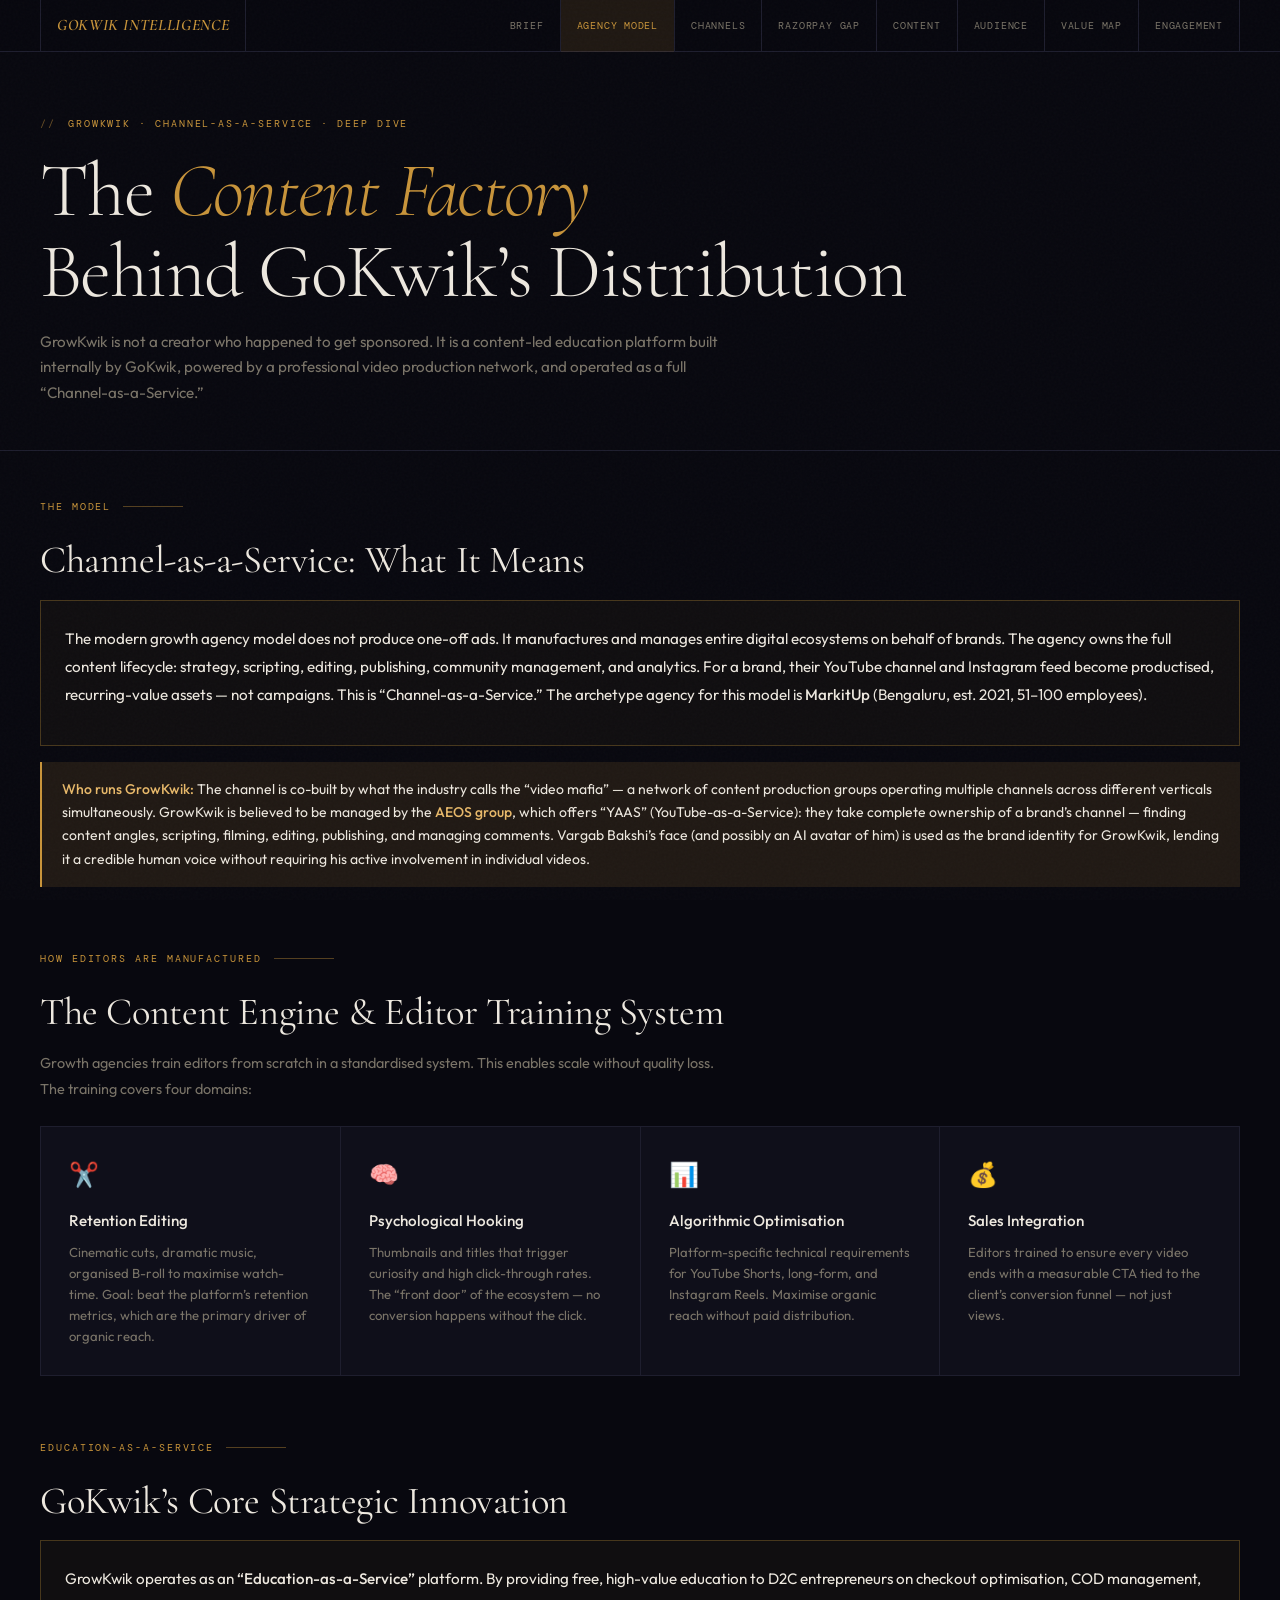
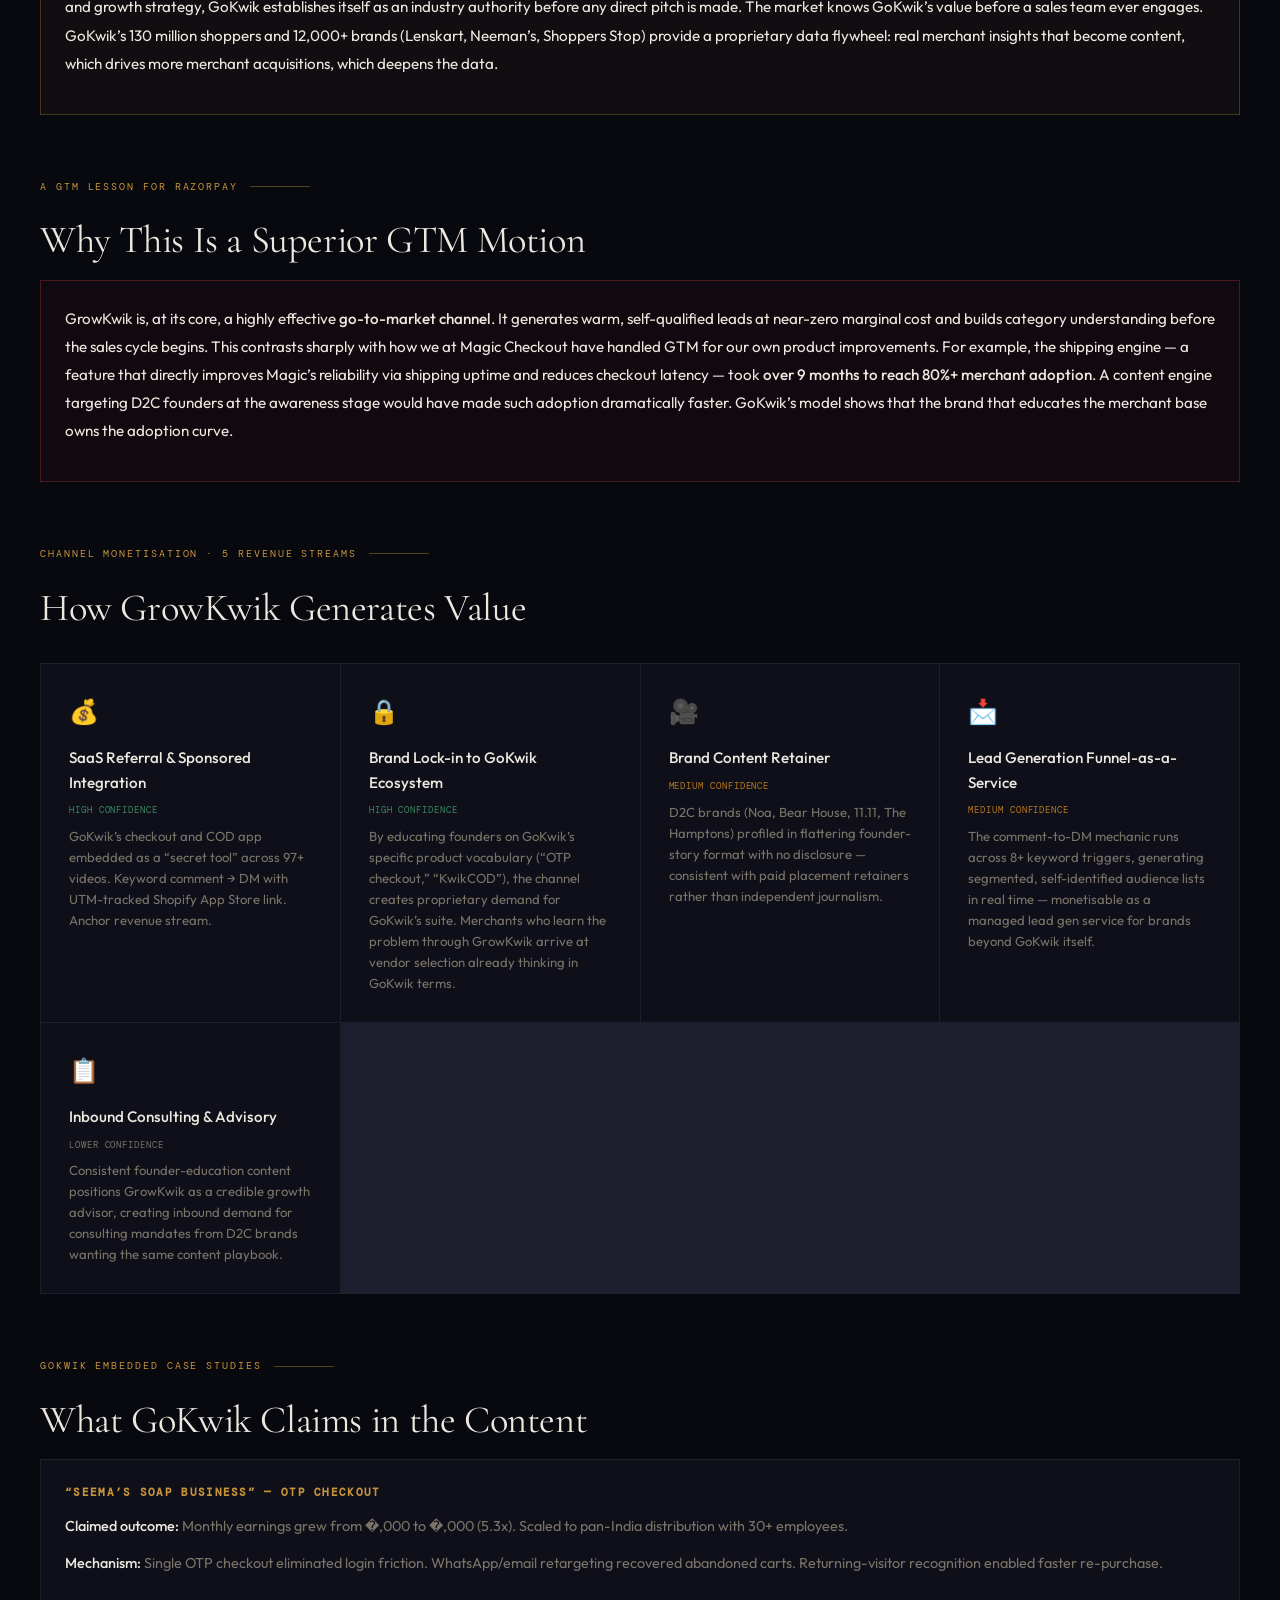
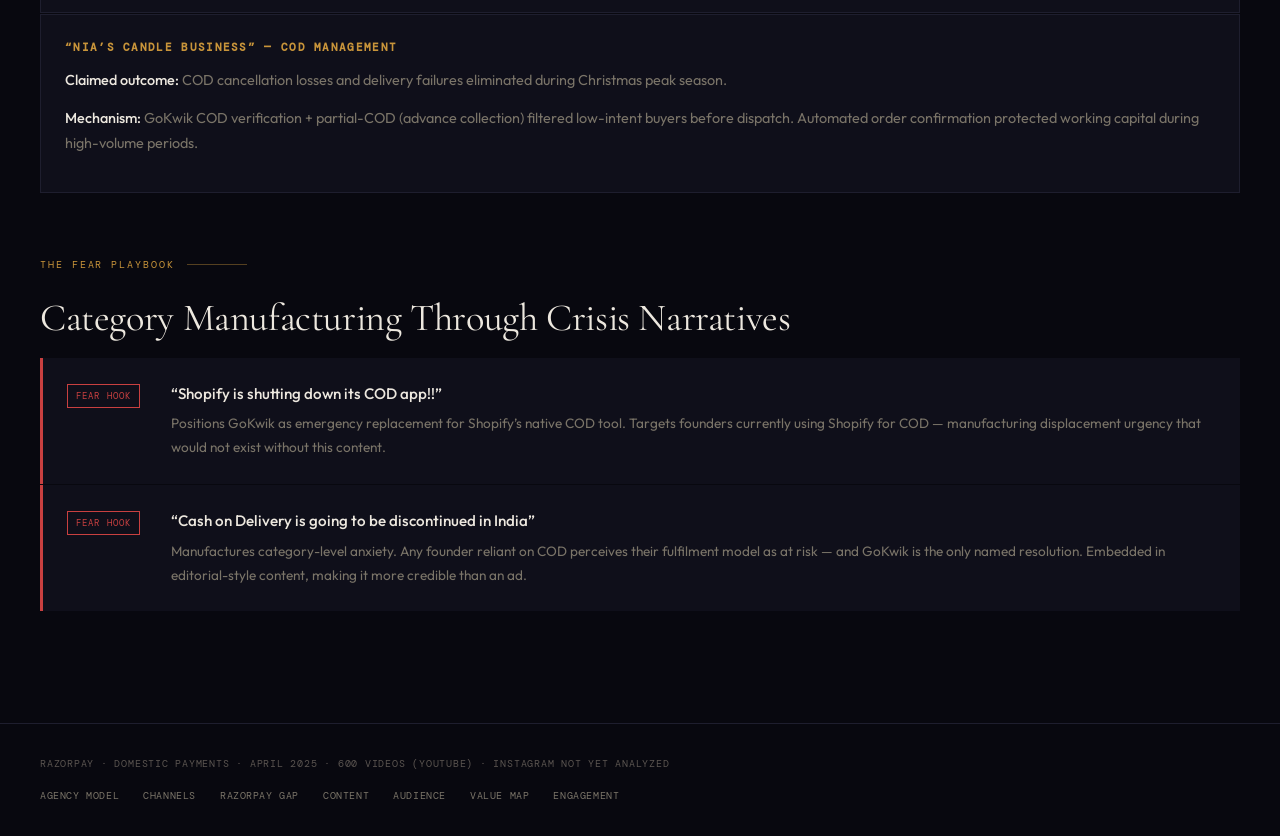
<file: docs/agency.html>
<!DOCTYPE html>
<html lang="en">
<head>
  <meta charset="UTF-8">
  <meta name="viewport" content="width=device-width, initial-scale=1.0">
  <title>Agency Model &mdash; GoKwik Intelligence</title>
  <link rel="preload" href="https://fonts.googleapis.com/css2?family=Cormorant+Garamond:ital,wght@0,300;0,400;0,600;0,700;1,300;1,400;1,600&family=DM+Mono:wght@300;400;500&family=Outfit:wght@300;400;500;600&display=swap" as="style" onload="this.onload=null;this.rel='stylesheet'">
  <link rel="stylesheet" href="assets/style.css">
  <script>document.addEventListener('DOMContentLoaded',function(){var a=document.querySelector('nav a.active');if(a)a.scrollIntoView({block:'nearest',inline:'center'});});</script>
</head>
<body>
<nav>
  <a class="nav-brand" href="index.html">GoKwik Intelligence</a>
  <a href="index.html">Brief</a>
  <a href="agency.html" class="active">Agency Model</a>
  <a href="channels.html">Channels</a>
  <a href="razorpay-gap.html">Razorpay Gap</a>
  <a href="content.html">Content</a>
  <a href="audience.html">Audience</a>
  <a href="value-map.html">Value Map</a>
  <a href="engagement.html">Engagement</a>
</nav>
<div class="page-hero">
  <div class="eyebrow">GrowKwik &middot; Channel-as-a-Service &middot; Deep Dive</div>
  <h1>The <em>Content Factory</em><br>Behind GoKwik&#x2019;s Distribution</h1>
  <p style="margin-top:1rem;max-width:680px;font-size:0.95rem;color:var(--muted);line-height:1.7;">
    GrowKwik is not a creator who happened to get sponsored. It is a content-led education platform built internally by GoKwik, powered by a professional video production network, and operated as a full &#x201C;Channel-as-a-Service.&#x201D;
  </p>
</div>
<div class="container">

  <div class="section">
    <div class="label">The Model</div>
    <h2>Channel-as-a-Service: What It Means</h2>
    <div class="card card-gold">
      <p style="font-size:0.95rem;color:var(--text);line-height:1.85;">
        The modern growth agency model does not produce one-off ads. It manufactures and manages entire digital ecosystems on behalf of brands. The agency owns the full content lifecycle: strategy, scripting, editing, publishing, community management, and analytics. For a brand, their YouTube channel and Instagram feed become productised, recurring-value assets &mdash; not campaigns. This is &#x201C;Channel-as-a-Service.&#x201D; The archetype agency for this model is <strong>MarkitUp</strong> (Bengaluru, est. 2021, 51&ndash;100 employees).
      </p>
    </div>

    <div class="callout" style="margin-top:1rem">
      <strong>Who runs GrowKwik:</strong> The channel is co-built by what the industry calls the &#x201C;video mafia&#x201D; &mdash; a network of content production groups operating multiple channels across different verticals simultaneously. GrowKwik is believed to be managed by the <strong>AEOS group</strong>, which offers &#x201C;YAAS&#x201D; (YouTube-as-a-Service): they take complete ownership of a brand&#x2019;s channel &mdash; finding content angles, scripting, filming, editing, publishing, and managing comments. Vargab Bakshi&#x2019;s face (and possibly an AI avatar of him) is used as the brand identity for GrowKwik, lending it a credible human voice without requiring his active involvement in individual videos.
    </div>
  </div>

  <div class="section">
    <div class="label">How Editors Are Manufactured</div>
    <h2>The Content Engine &amp; Editor Training System</h2>
    <p style="max-width:680px;margin-bottom:1.5rem;">Growth agencies train editors from scratch in a standardised system. This enables scale without quality loss. The training covers four domains:</p>
    <div class="bm-grid">
      <div class="bm-cell">
        <span class="bm-icon">&#x2702;&#xFE0F;</span>
        <div class="bm-title">Retention Editing</div>
        <div class="bm-desc">Cinematic cuts, dramatic music, organised B-roll to maximise watch-time. Goal: beat the platform&#x2019;s retention metrics, which are the primary driver of organic reach.</div>
      </div>
      <div class="bm-cell">
        <span class="bm-icon">&#x1F9E0;</span>
        <div class="bm-title">Psychological Hooking</div>
        <div class="bm-desc">Thumbnails and titles that trigger curiosity and high click-through rates. The &#x201C;front door&#x201D; of the ecosystem &mdash; no conversion happens without the click.</div>
      </div>
      <div class="bm-cell">
        <span class="bm-icon">&#x1F4CA;</span>
        <div class="bm-title">Algorithmic Optimisation</div>
        <div class="bm-desc">Platform-specific technical requirements for YouTube Shorts, long-form, and Instagram Reels. Maximise organic reach without paid distribution.</div>
      </div>
      <div class="bm-cell">
        <span class="bm-icon">&#x1F4B0;</span>
        <div class="bm-title">Sales Integration</div>
        <div class="bm-desc">Editors trained to ensure every video ends with a measurable CTA tied to the client&#x2019;s conversion funnel &mdash; not just views.</div>
      </div>
    </div>
  </div>

  <div class="section">
    <div class="label">Education-as-a-Service</div>
    <h2>GoKwik&#x2019;s Core Strategic Innovation</h2>
    <div class="card card-gold">
      <p style="font-size:0.95rem;color:var(--text);line-height:1.85;">
        GrowKwik operates as an <strong>&#x201C;Education-as-a-Service&#x201D;</strong> platform. By providing free, high-value education to D2C entrepreneurs on checkout optimisation, COD management, and growth strategy, GoKwik establishes itself as an industry authority before any direct pitch is made. The market knows GoKwik&#x2019;s value before a sales team ever engages. GoKwik&#x2019;s 130 million shoppers and 12,000+ brands (Lenskart, Neeman&#x2019;s, Shoppers Stop) provide a proprietary data flywheel: real merchant insights that become content, which drives more merchant acquisitions, which deepens the data.
      </p>
    </div>
  </div>

  <div class="section">
    <div class="label">A GTM Lesson for Razorpay</div>
    <h2>Why This Is a Superior GTM Motion</h2>
    <div class="card" style="border-color:rgba(201,64,64,0.3);background:rgba(201,64,64,0.04)">
      <p style="font-size:0.95rem;color:var(--text);line-height:1.85;">
        GrowKwik is, at its core, a highly effective <strong>go-to-market channel</strong>. It generates warm, self-qualified leads at near-zero marginal cost and builds category understanding before the sales cycle begins. This contrasts sharply with how we at Magic Checkout have handled GTM for our own product improvements. For example, the shipping engine &mdash; a feature that directly improves Magic&#x2019;s reliability via shipping uptime and reduces checkout latency &mdash; took <strong>over 9 months to reach 80%+ merchant adoption</strong>. A content engine targeting D2C founders at the awareness stage would have made such adoption dramatically faster. GoKwik&#x2019;s model shows that the brand that educates the merchant base owns the adoption curve.
      </p>
    </div>
  </div>

  <div class="section">
    <div class="label">Channel Monetisation &middot; 5 Revenue Streams</div>
    <h2>How GrowKwik Generates Value</h2>
    <div class="bm-grid">
      <div class="bm-cell">
        <span class="bm-icon">&#x1F4B0;</span>
        <div class="bm-title">SaaS Referral &amp; Sponsored Integration</div>
        <div class="bm-conf conf-high">High confidence</div>
        <div class="bm-desc">GoKwik&#x2019;s checkout and COD app embedded as a &#x201C;secret tool&#x201D; across 97+ videos. Keyword comment &rarr; DM with UTM-tracked Shopify App Store link. Anchor revenue stream.</div>
      </div>
      <div class="bm-cell">
        <span class="bm-icon">&#x1F512;</span>
        <div class="bm-title">Brand Lock-in to GoKwik Ecosystem</div>
        <div class="bm-conf conf-high">High confidence</div>
        <div class="bm-desc">By educating founders on GoKwik&#x2019;s specific product vocabulary (&#x201C;OTP checkout,&#x201D; &#x201C;KwikCOD&#x201D;), the channel creates proprietary demand for GoKwik&#x2019;s suite. Merchants who learn the problem through GrowKwik arrive at vendor selection already thinking in GoKwik terms.</div>
      </div>
      <div class="bm-cell">
        <span class="bm-icon">&#x1F3A5;</span>
        <div class="bm-title">Brand Content Retainer</div>
        <div class="bm-conf conf-med">Medium confidence</div>
        <div class="bm-desc">D2C brands (Noa, Bear House, 11.11, The Hamptons) profiled in flattering founder-story format with no disclosure &mdash; consistent with paid placement retainers rather than independent journalism.</div>
      </div>
      <div class="bm-cell">
        <span class="bm-icon">&#x1F4E9;</span>
        <div class="bm-title">Lead Generation Funnel-as-a-Service</div>
        <div class="bm-conf conf-med">Medium confidence</div>
        <div class="bm-desc">The comment-to-DM mechanic runs across 8+ keyword triggers, generating segmented, self-identified audience lists in real time &mdash; monetisable as a managed lead gen service for brands beyond GoKwik itself.</div>
      </div>
      <div class="bm-cell">
        <span class="bm-icon">&#x1F4CB;</span>
        <div class="bm-title">Inbound Consulting &amp; Advisory</div>
        <div class="bm-conf conf-low">Lower confidence</div>
        <div class="bm-desc">Consistent founder-education content positions GrowKwik as a credible growth advisor, creating inbound demand for consulting mandates from D2C brands wanting the same content playbook.</div>
      </div>
    </div>
  </div>

  <div class="section">
    <div class="label">GoKwik Embedded Case Studies</div>
    <h2>What GoKwik Claims in the Content</h2>
    <div class="card" style="margin-bottom:1px;border-radius:0">
      <h3 style="color:var(--gold);margin-bottom:0.75rem">&#x201C;Seema&#x2019;s Soap Business&#x201D; &mdash; OTP Checkout</h3>
      <p><strong>Claimed outcome:</strong> Monthly earnings grew from &#x20B915,000 to &#x20B980,000 (5.3x). Scaled to pan-India distribution with 30+ employees.</p>
      <p><strong>Mechanism:</strong> Single OTP checkout eliminated login friction. WhatsApp/email retargeting recovered abandoned carts. Returning-visitor recognition enabled faster re-purchase.</p>
    </div>
    <div class="card" style="border-radius:0">
      <h3 style="color:var(--gold);margin-bottom:0.75rem">&#x201C;Nia&#x2019;s Candle Business&#x201D; &mdash; COD Management</h3>
      <p><strong>Claimed outcome:</strong> COD cancellation losses and delivery failures eliminated during Christmas peak season.</p>
      <p><strong>Mechanism:</strong> GoKwik COD verification + partial-COD (advance collection) filtered low-intent buyers before dispatch. Automated order confirmation protected working capital during high-volume periods.</p>
    </div>
  </div>

  <div class="section">
    <div class="label">The Fear Playbook</div>
    <h2>Category Manufacturing Through Crisis Narratives</h2>
    <div class="risk-block critical" style="margin-bottom:1px">
      <div><span class="risk-tag critical">Fear Hook</span></div>
      <div class="risk-body">
        <strong>&#x201C;Shopify is shutting down its COD app!!&#x201D;</strong>
        <p>Positions GoKwik as emergency replacement for Shopify&#x2019;s native COD tool. Targets founders currently using Shopify for COD &mdash; manufacturing displacement urgency that would not exist without this content.</p>
      </div>
    </div>
    <div class="risk-block critical">
      <div><span class="risk-tag critical">Fear Hook</span></div>
      <div class="risk-body">
        <strong>&#x201C;Cash on Delivery is going to be discontinued in India&#x201D;</strong>
        <p>Manufactures category-level anxiety. Any founder reliant on COD perceives their fulfilment model as at risk &mdash; and GoKwik is the only named resolution. Embedded in editorial-style content, making it more credible than an ad.</p>
      </div>
    </div>
  </div>

</div>
<footer class="site-footer"><span class="footer-text">Razorpay &middot; Domestic Payments &middot; April 2025 &middot; 600 videos (YouTube) &middot; Instagram not yet analyzed</span><div class="footer-links"><a href="agency.html">Agency Model</a> <a href="channels.html">Channels</a> <a href="razorpay-gap.html">Razorpay Gap</a> <a href="content.html">Content</a> <a href="audience.html">Audience</a> <a href="value-map.html">Value Map</a> <a href="engagement.html">Engagement</a></div></footer>
</body>
</html>
</file>
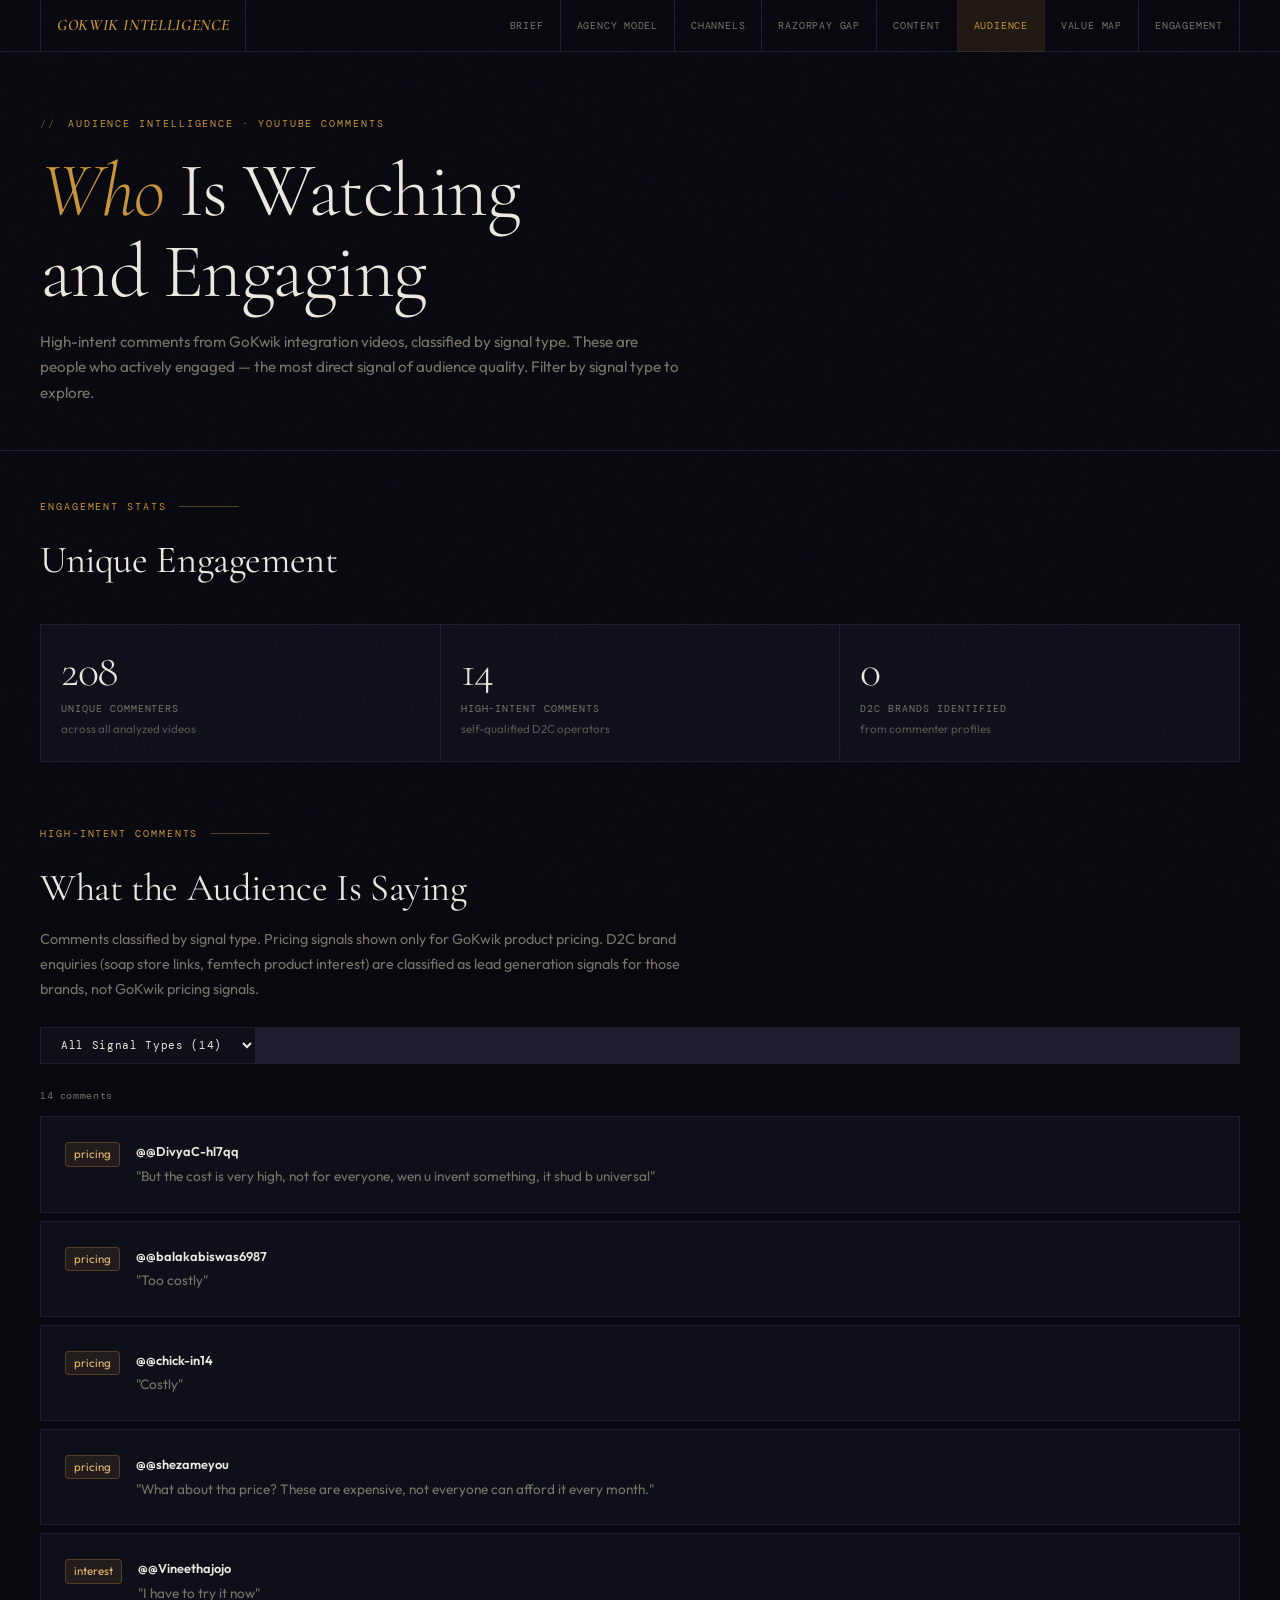
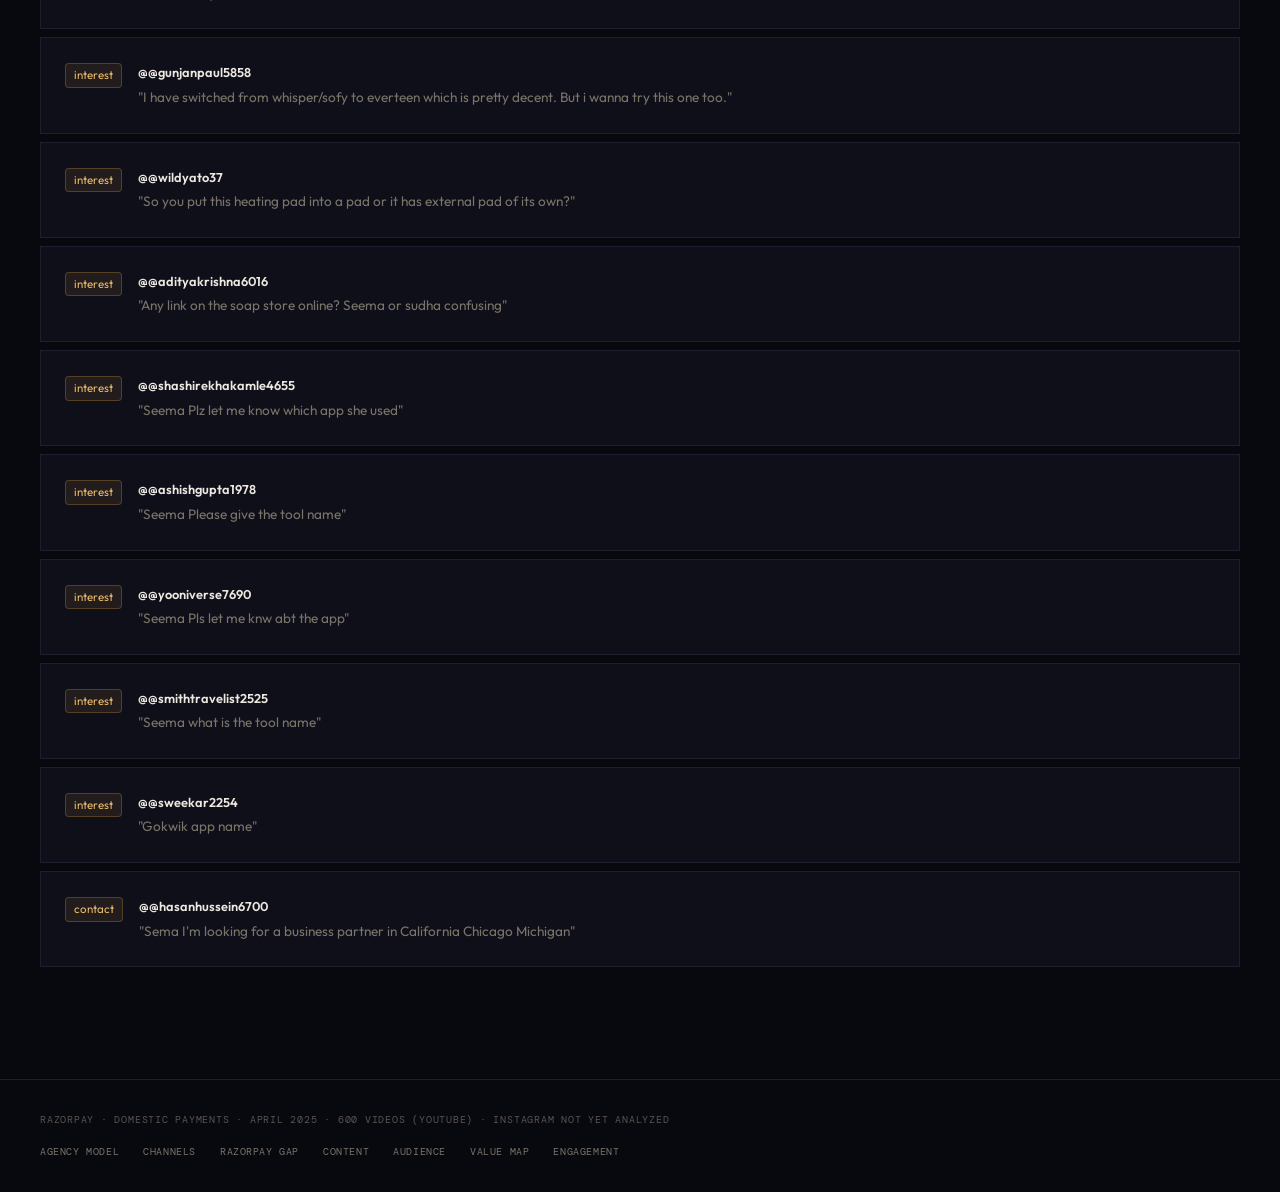
<file: docs/audience.html>
<!DOCTYPE html>
<html lang="en">
<head>
  <meta charset="UTF-8">
  <meta name="viewport" content="width=device-width, initial-scale=1.0">
  <title>Audience Intelligence &mdash; GoKwik Intelligence</title>
  <link rel="preload" href="https://fonts.googleapis.com/css2?family=Cormorant+Garamond:ital,wght@0,300;0,400;0,600;0,700;1,300;1,400;1,600&family=DM+Mono:wght@300;400;500&family=Outfit:wght@300;400;500;600&display=swap" as="style" onload="this.onload=null;this.rel='stylesheet'">
  <link rel="stylesheet" href="assets/style.css">
  <script>document.addEventListener('DOMContentLoaded',function(){var a=document.querySelector('nav a.active');if(a)a.scrollIntoView({block:'nearest',inline:'center'});});</script>
</head>
<body>
<nav>
  <a class="nav-brand" href="index.html">GoKwik Intelligence</a>
  <a href="index.html">Brief</a>
  <a href="agency.html">Agency Model</a>
  <a href="channels.html">Channels</a>
  <a href="razorpay-gap.html">Razorpay Gap</a>
  <a href="content.html">Content</a>
  <a href="audience.html" class="active">Audience</a>
  <a href="value-map.html">Value Map</a>
  <a href="engagement.html">Engagement</a>
</nav>
<div class="page-hero">
  <div class="eyebrow">Audience Intelligence &middot; YouTube Comments</div>
  <h1><em>Who</em> Is Watching<br>and Engaging</h1>
  <p style="margin-top:1rem;max-width:640px;font-size:0.95rem;color:var(--muted);line-height:1.7;">
    High-intent comments from GoKwik integration videos, classified by signal type. These are people who actively engaged &mdash; the most direct signal of audience quality. Filter by signal type to explore.
  </p>
</div>
<div class="container">
  <div class="section">
    <div class="label">Engagement Stats</div>
    <h2>Unique Engagement</h2>
    <div class="stat-grid" id="audience-stats"><div class="stat-cell"><span class="stat-num">&#x2026;</span><span class="stat-name">Loading</span></div></div>
  </div>
  <div class="section">
    <div class="label">High-Intent Comments</div>
    <h2>What the Audience Is Saying</h2>
    <p style="max-width:680px;margin-bottom:1.5rem;">Comments classified by signal type. Pricing signals shown only for GoKwik product pricing. D2C brand enquiries (soap store links, femtech product interest) are classified as lead generation signals for those brands, not GoKwik pricing signals.</p>
    <div class="filter-bar">
      <select id="filter-signal"><option value="">All Signal Types</option></select>
    </div>
    <div style="font-family:var(--mono);font-size:0.65rem;letter-spacing:0.06em;color:var(--muted);margin-bottom:0.75rem" id="signal-count">Loading...</div>
    <div id="intent-comments"></div>
  </div>
</div>
<footer class="site-footer"><span class="footer-text">Razorpay &middot; Domestic Payments &middot; April 2025 &middot; 600 videos (YouTube) &middot; Instagram not yet analyzed</span><div class="footer-links"><a href="agency.html">Agency Model</a> <a href="channels.html">Channels</a> <a href="razorpay-gap.html">Razorpay Gap</a> <a href="content.html">Content</a> <a href="audience.html">Audience</a> <a href="value-map.html">Value Map</a> <a href="engagement.html">Engagement</a></div></footer>
<script>
fetch('data/audience_profile.json').then(function(r){return r.json();}).then(function(data){
  var total=data.total_unique_commenters||0;
  var signals=data.intent_signal_comments||[];
  document.getElementById('audience-stats').innerHTML=[
    {n:total,l:'Unique Commenters',s:'across all analyzed videos'},
    {n:signals.length,l:'High-Intent Comments',s:'self-qualified D2C operators'},
    {n:data.d2c_brand_count||0,l:'D2C Brands Identified',s:'from commenter profiles'},
  ].map(function(s){return '<div class="stat-cell"><span class="stat-num">'+s.n+'</span><span class="stat-name">'+s.l+'</span><span class="stat-sub">'+s.s+'</span></div>';}).join('');

  // Filter out GoKwik pricing signals ONLY keep GoKwik-relevant signals
  // Remove general pricing sensitivity on D2C brand products (soap, femtech etc)
  var filtered=signals.filter(function(c){
    var sig=(c.signal_type||'').toLowerCase();
    var comment=(c.comment||'').toLowerCase();
    // Skip pricing comments that are about D2C brand products (not GoKwik)
    if(sig==='pricing_sensitivity'&&(comment.includes('soap')||comment.includes('pad')||comment.includes('period')||comment.includes('cost')||comment.includes('price')&&!comment.includes('gokwik')&&!comment.includes('checkout')&&!comment.includes('cod'))) return false;
    return true;
  });

  // Build signal type options dynamically
  var typeCount={};
  filtered.forEach(function(c){var s=c.signal_type||'unknown';typeCount[s]=(typeCount[s]||0)+1;});
  var sel=document.getElementById('filter-signal');
  sel.innerHTML='<option value="">All Signal Types ('+filtered.length+')</option>';
  Object.entries(typeCount).sort(function(a,b){return b[1]-a[1];}).forEach(function(e){
    var opt=document.createElement('option');
    opt.value=e[0];
    opt.textContent=e[0].replace(/_/g,' ')+' ('+e[1]+')';
    sel.appendChild(opt);
  });

  function render(items){
    document.getElementById('signal-count').textContent=items.length+' comments';
    document.getElementById('intent-comments').innerHTML=items.map(function(c){
      var sig=c.signal_type||'unknown';
      return '<div class="card" style="margin-bottom:0.5rem;display:flex;gap:1rem;align-items:flex-start">'+
        '<div style="flex-shrink:0"><span class="intent-chip">'+sig.replace(/_/g,' ')+'</span></div>'+
        '<div><div style="font-size:0.8rem;font-weight:600;color:var(--text);margin-bottom:0.25rem">@'+c.username+'</div>'+
        '<div style="font-size:0.85rem;color:var(--muted);line-height:1.6">"'+c.comment+'"</div></div></div>';
    }).join('');
  }

  render(filtered);
  sel.addEventListener('change',function(){
    var val=sel.value;
    render(val?filtered.filter(function(c){return c.signal_type===val;}):filtered);
  });
}).catch(function(e){console.error(e);});
</script>
</body>
</html>
</file>
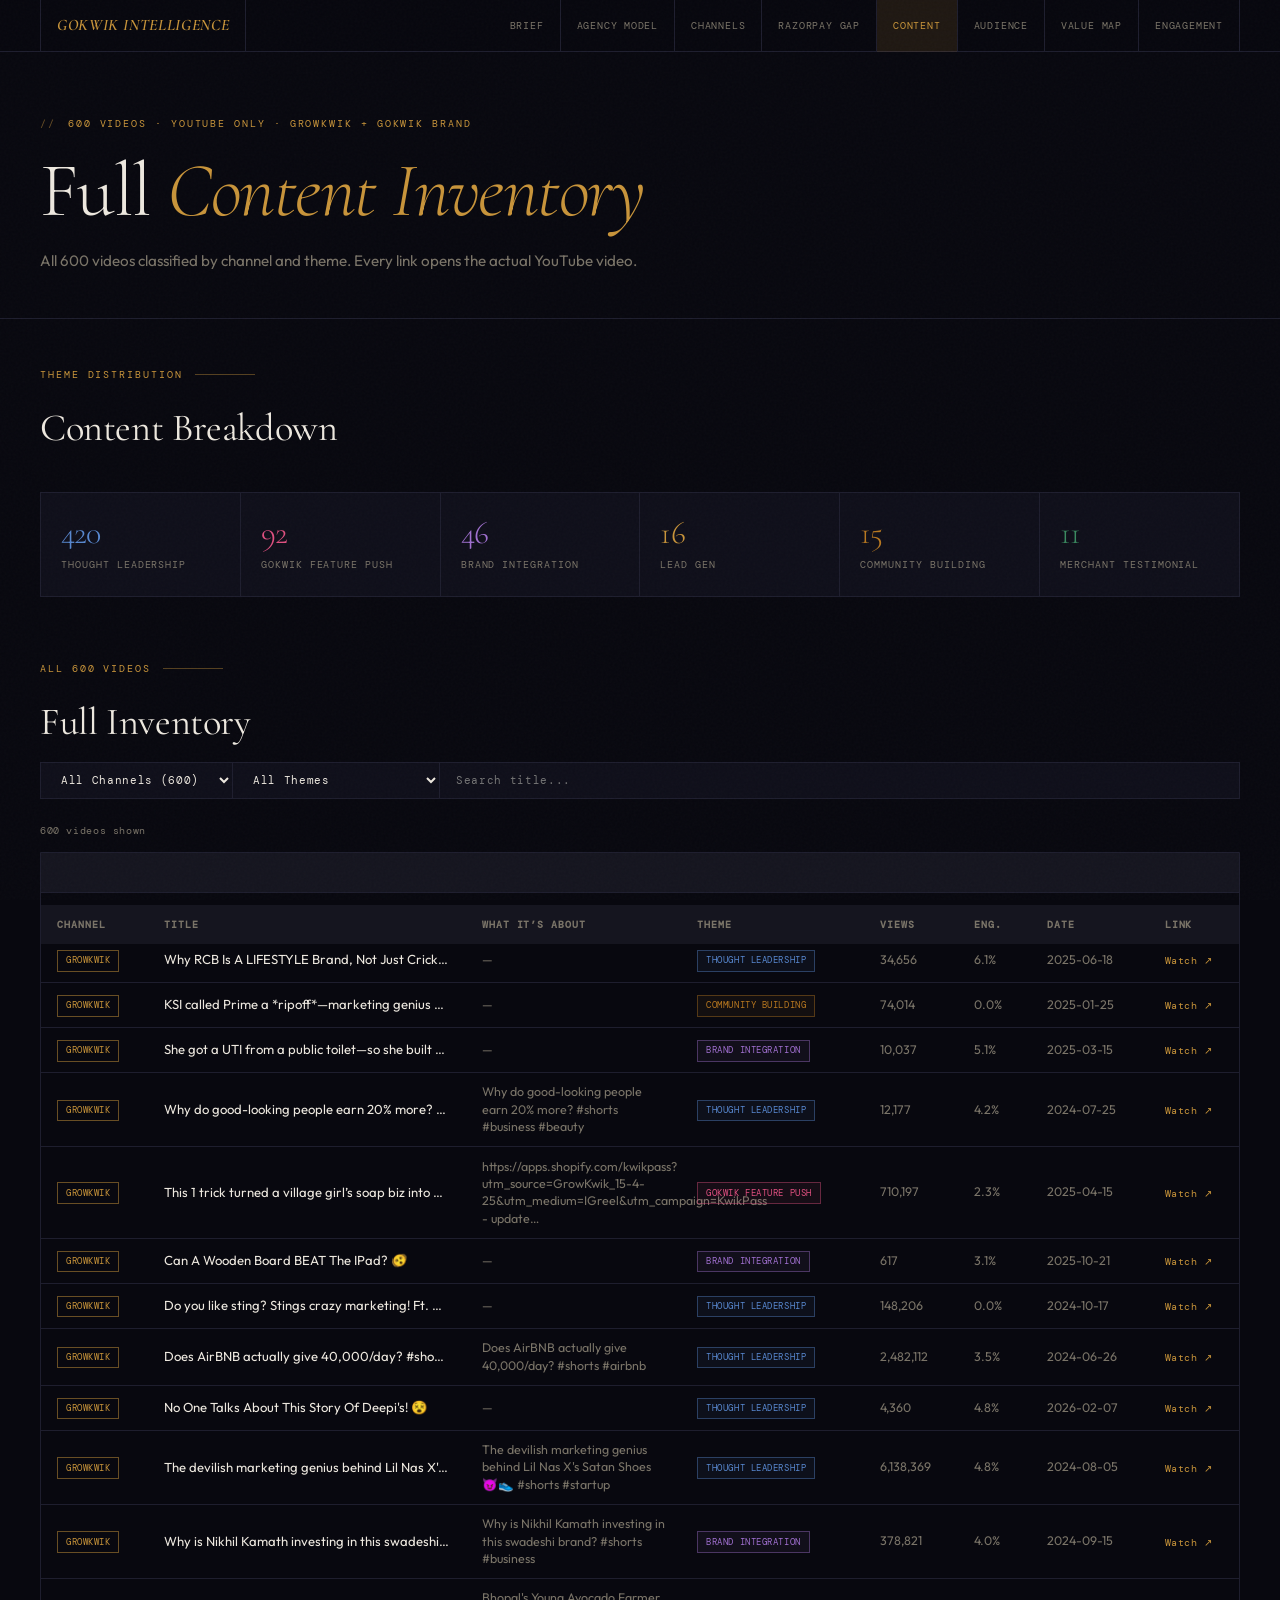
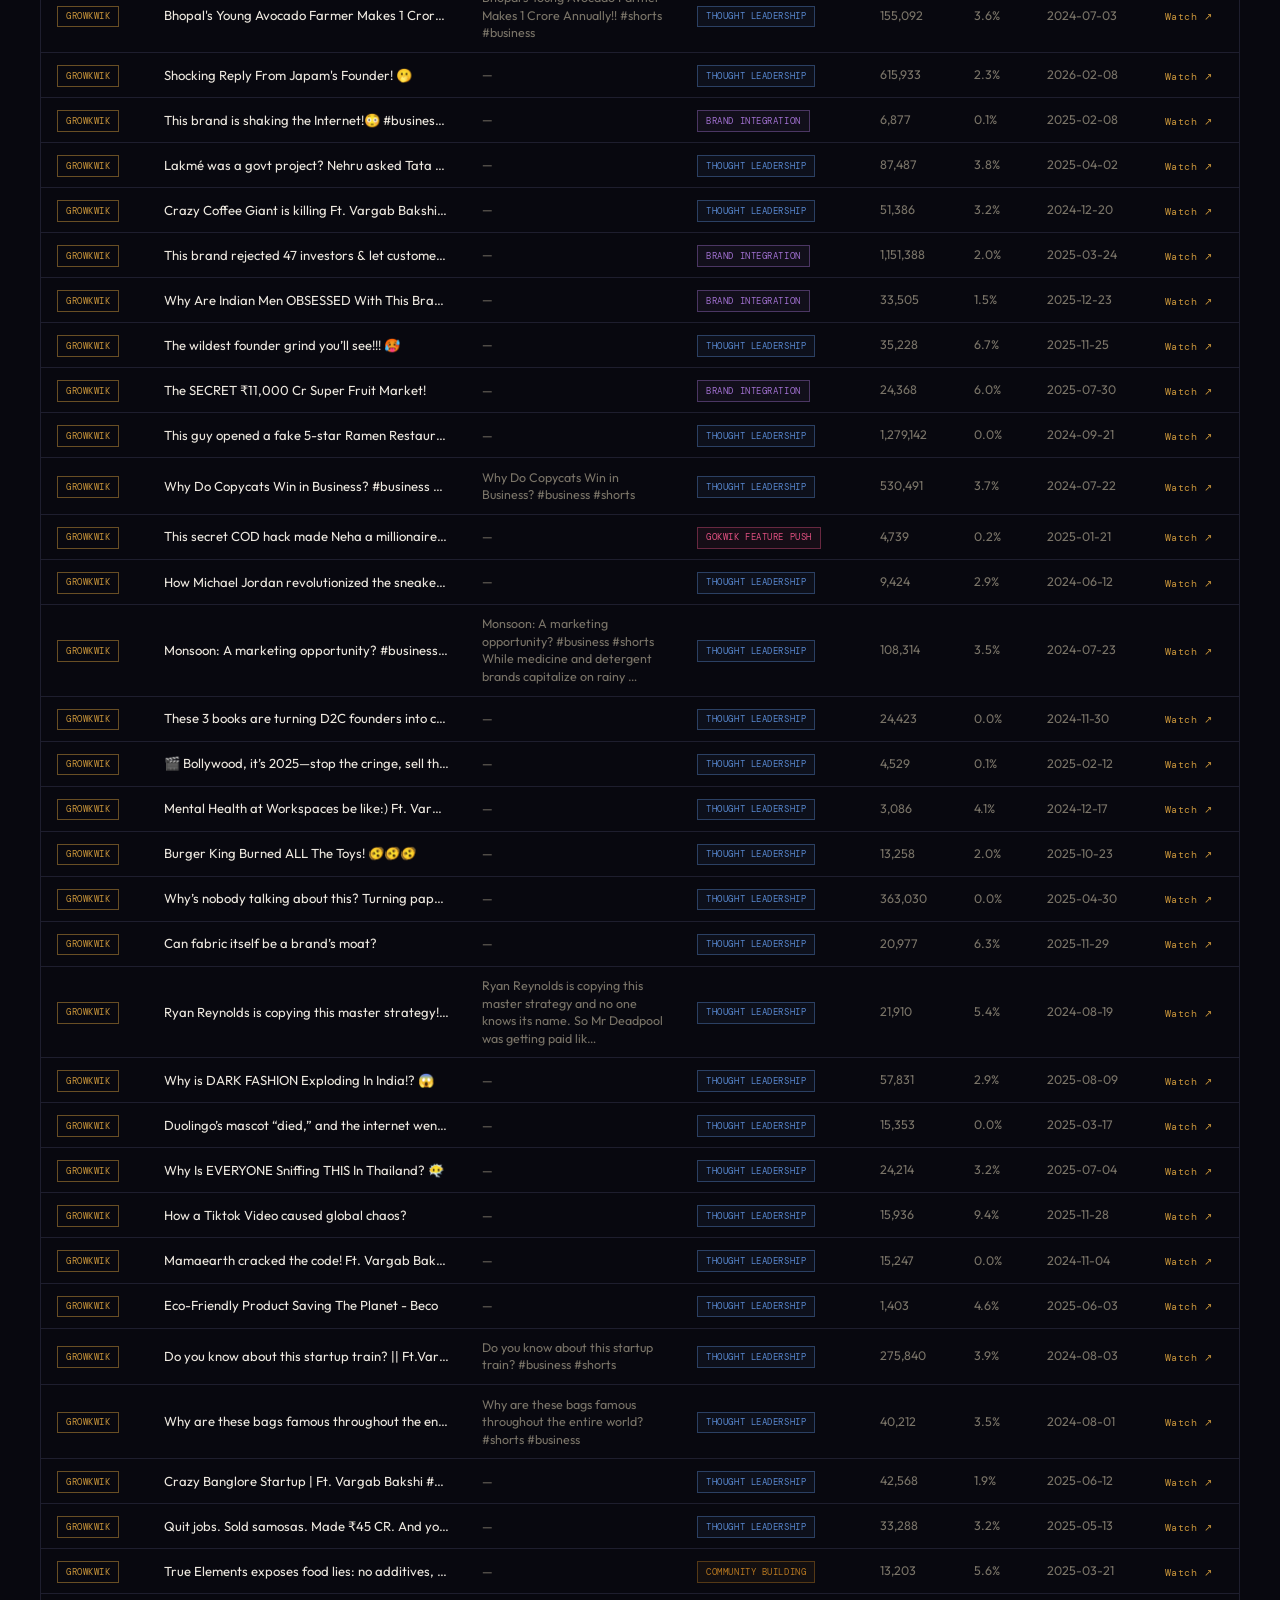
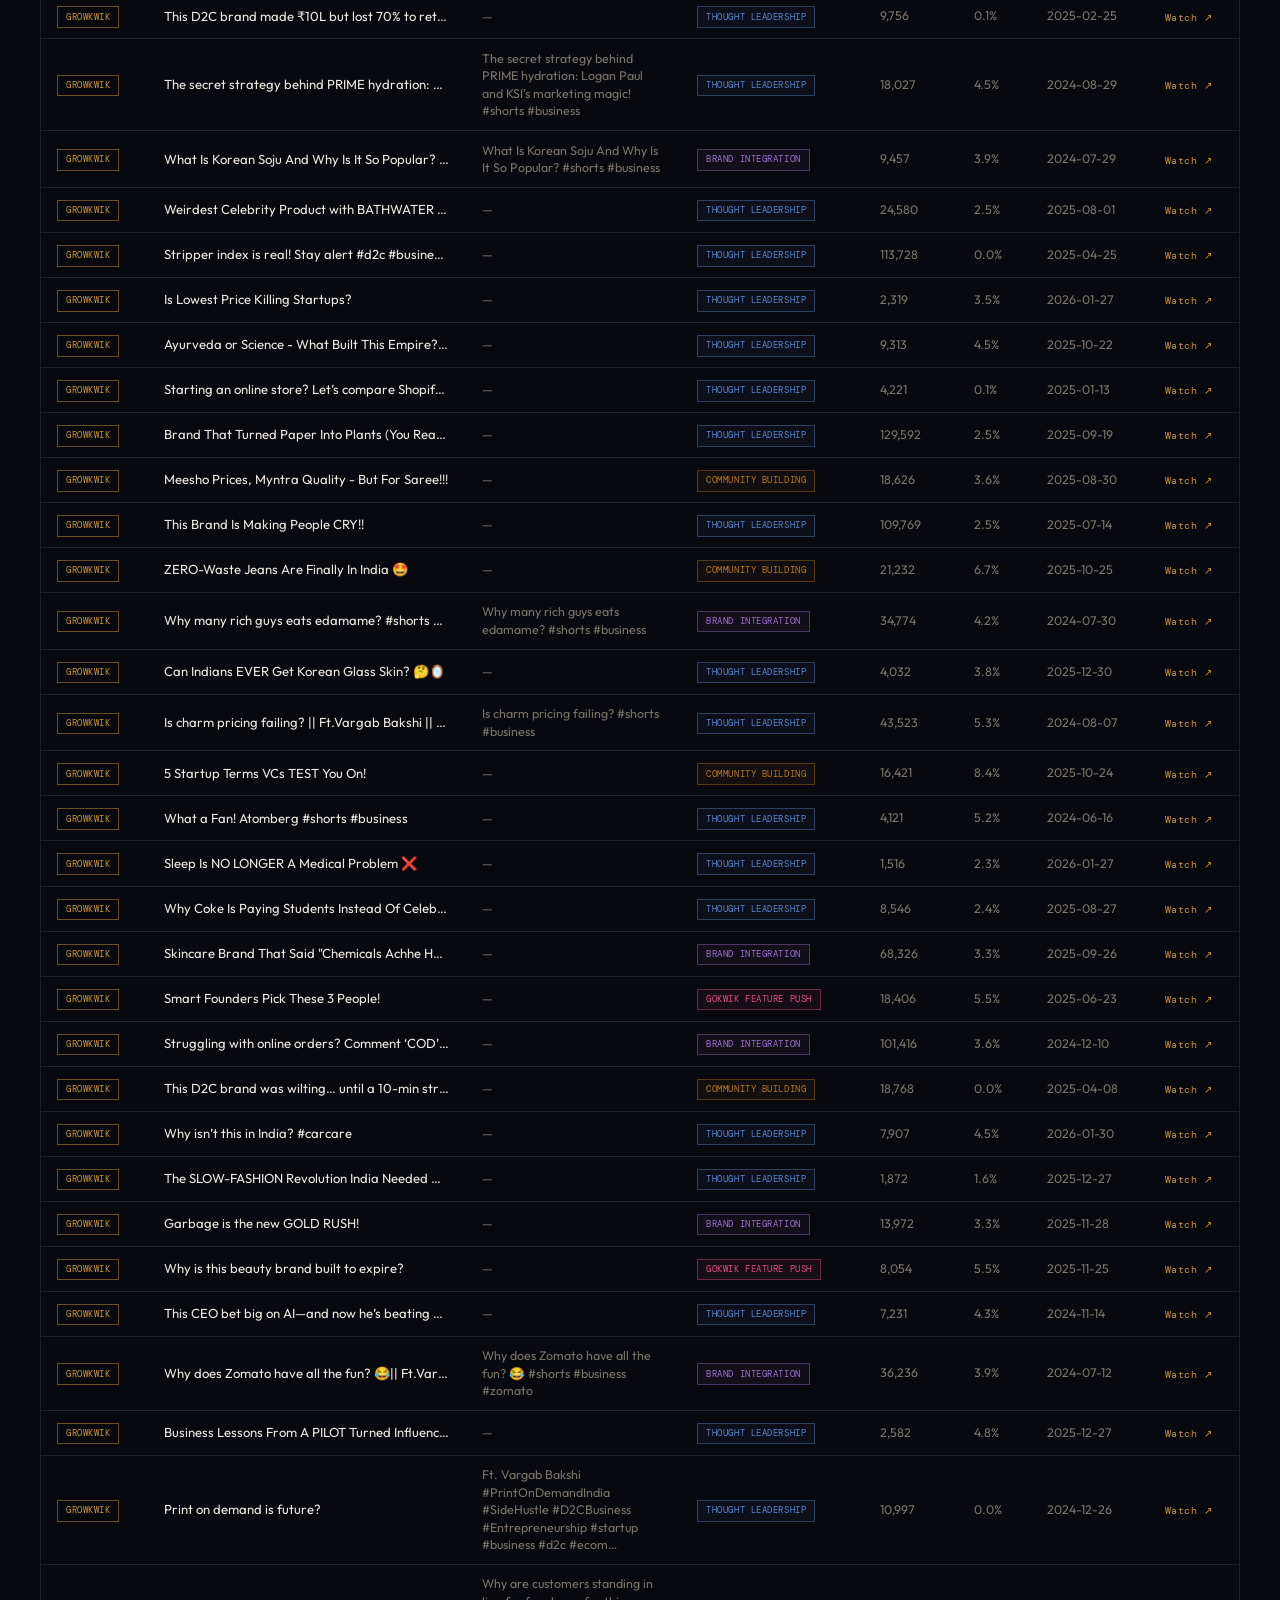
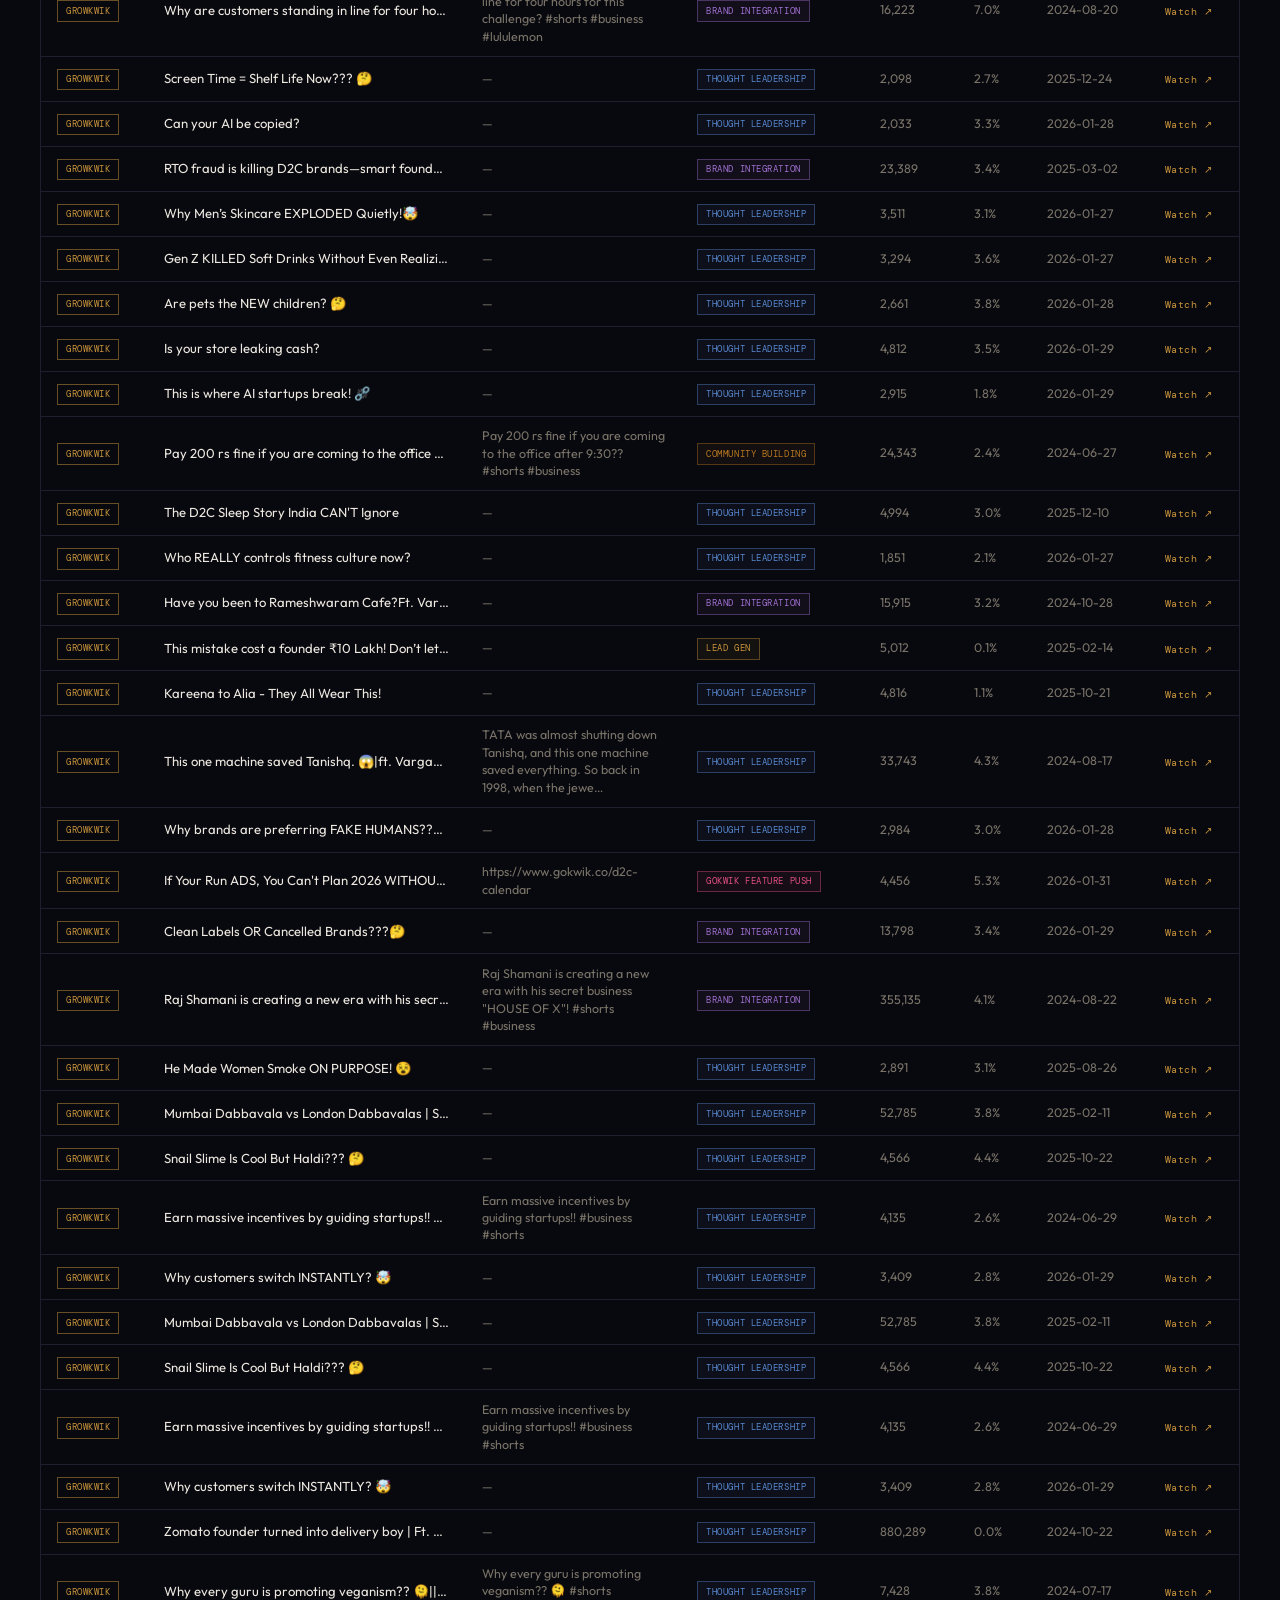
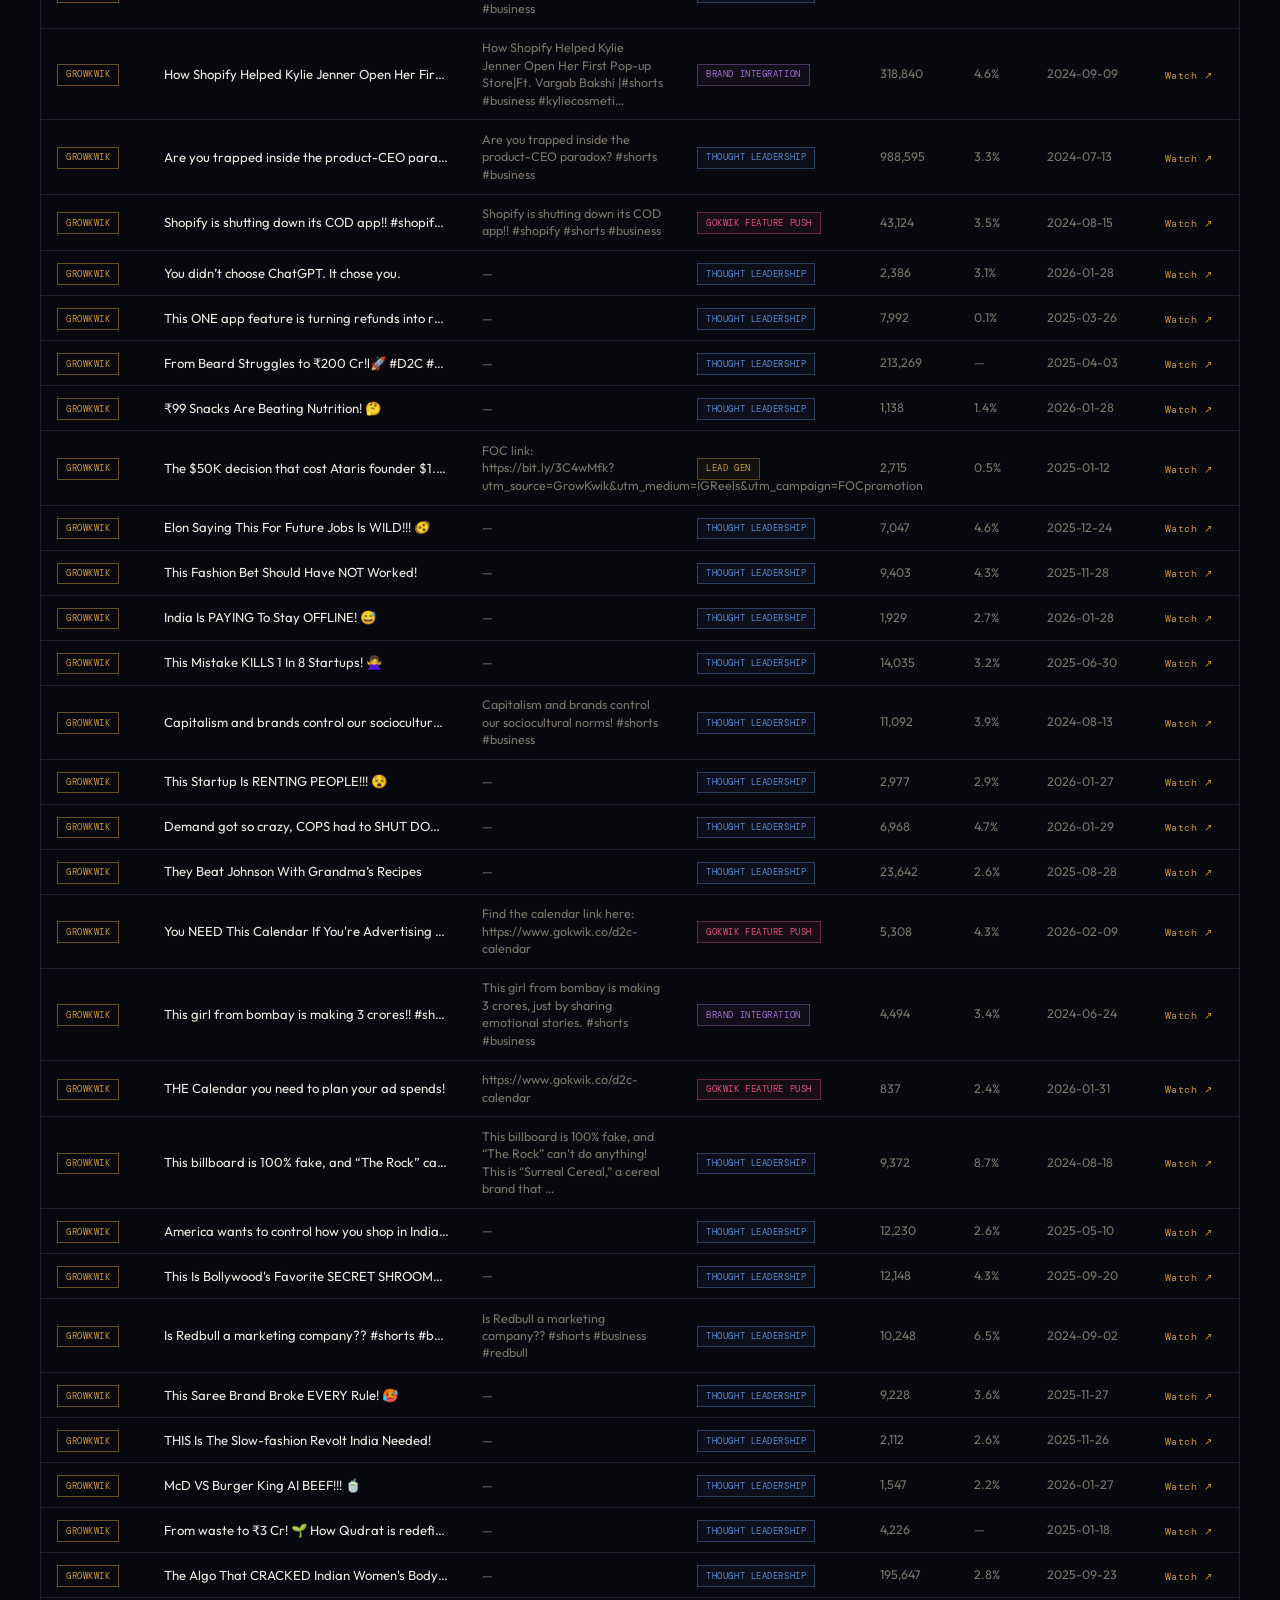
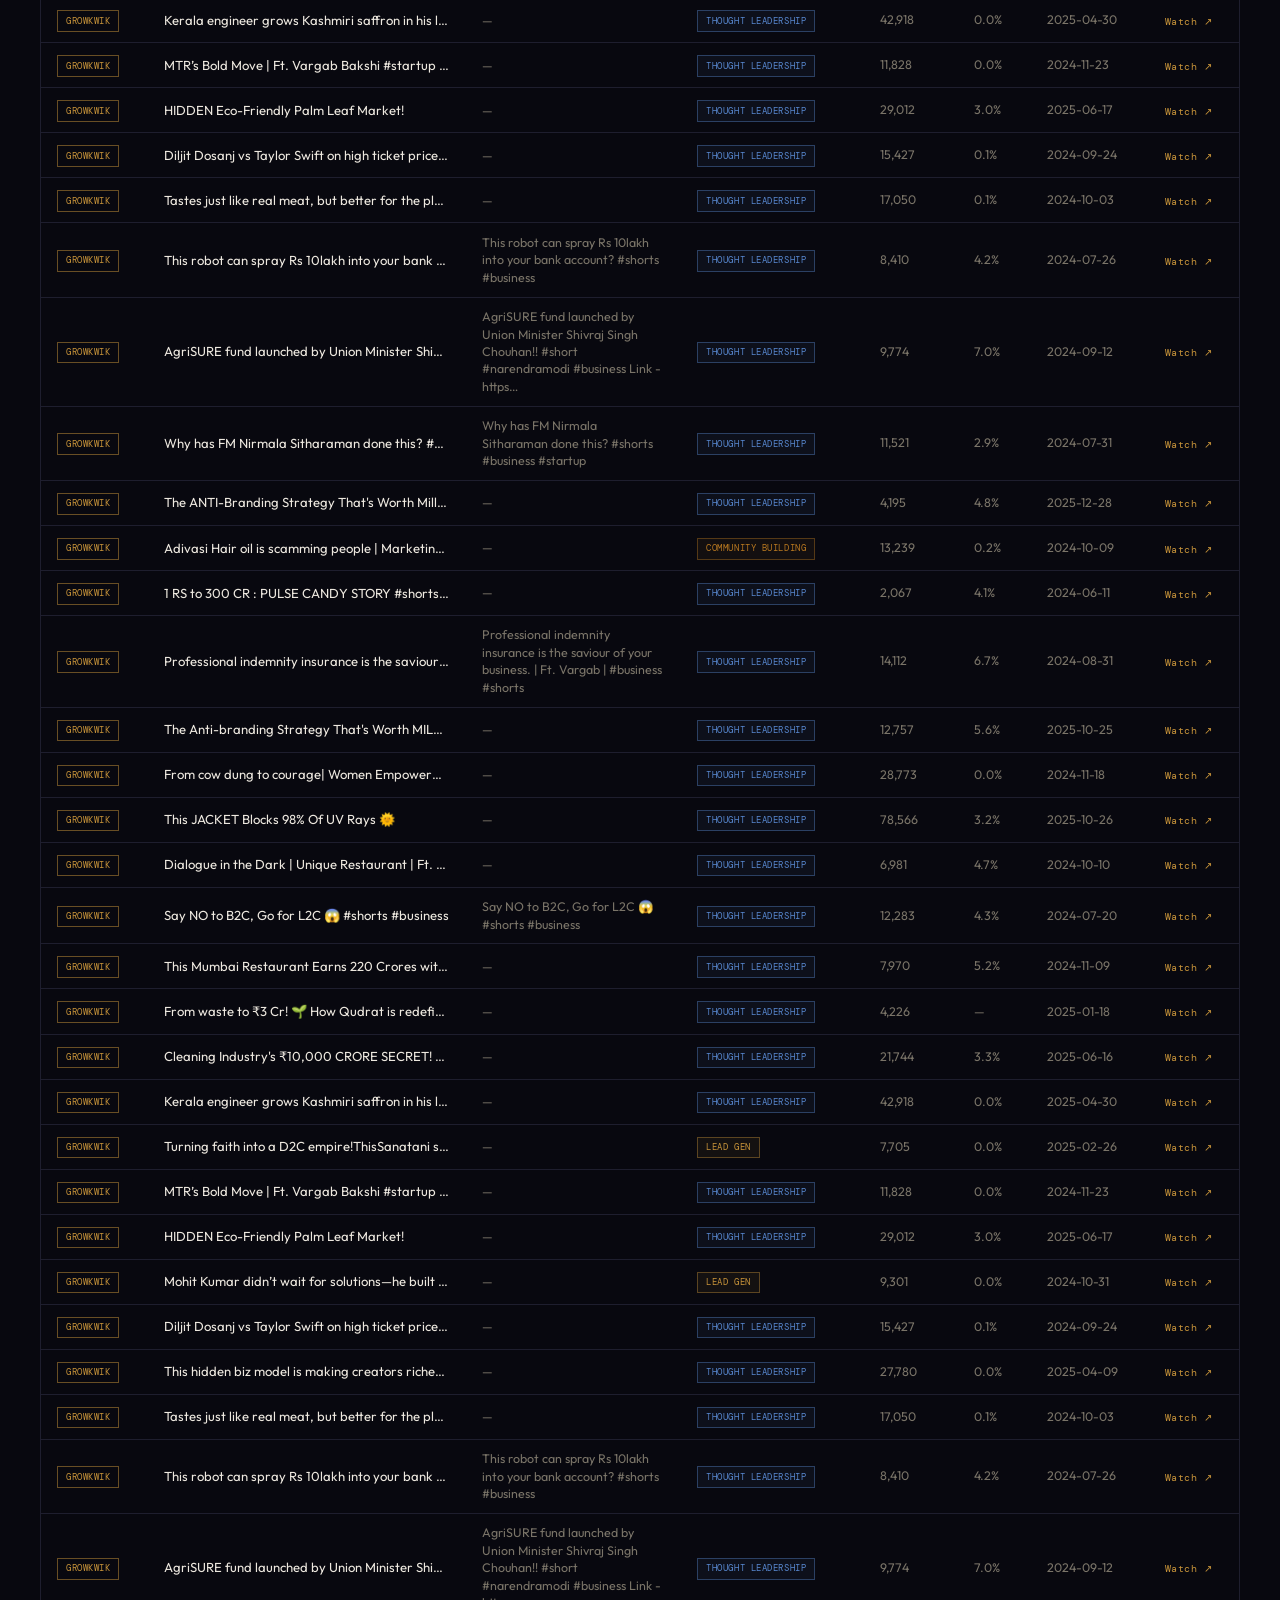
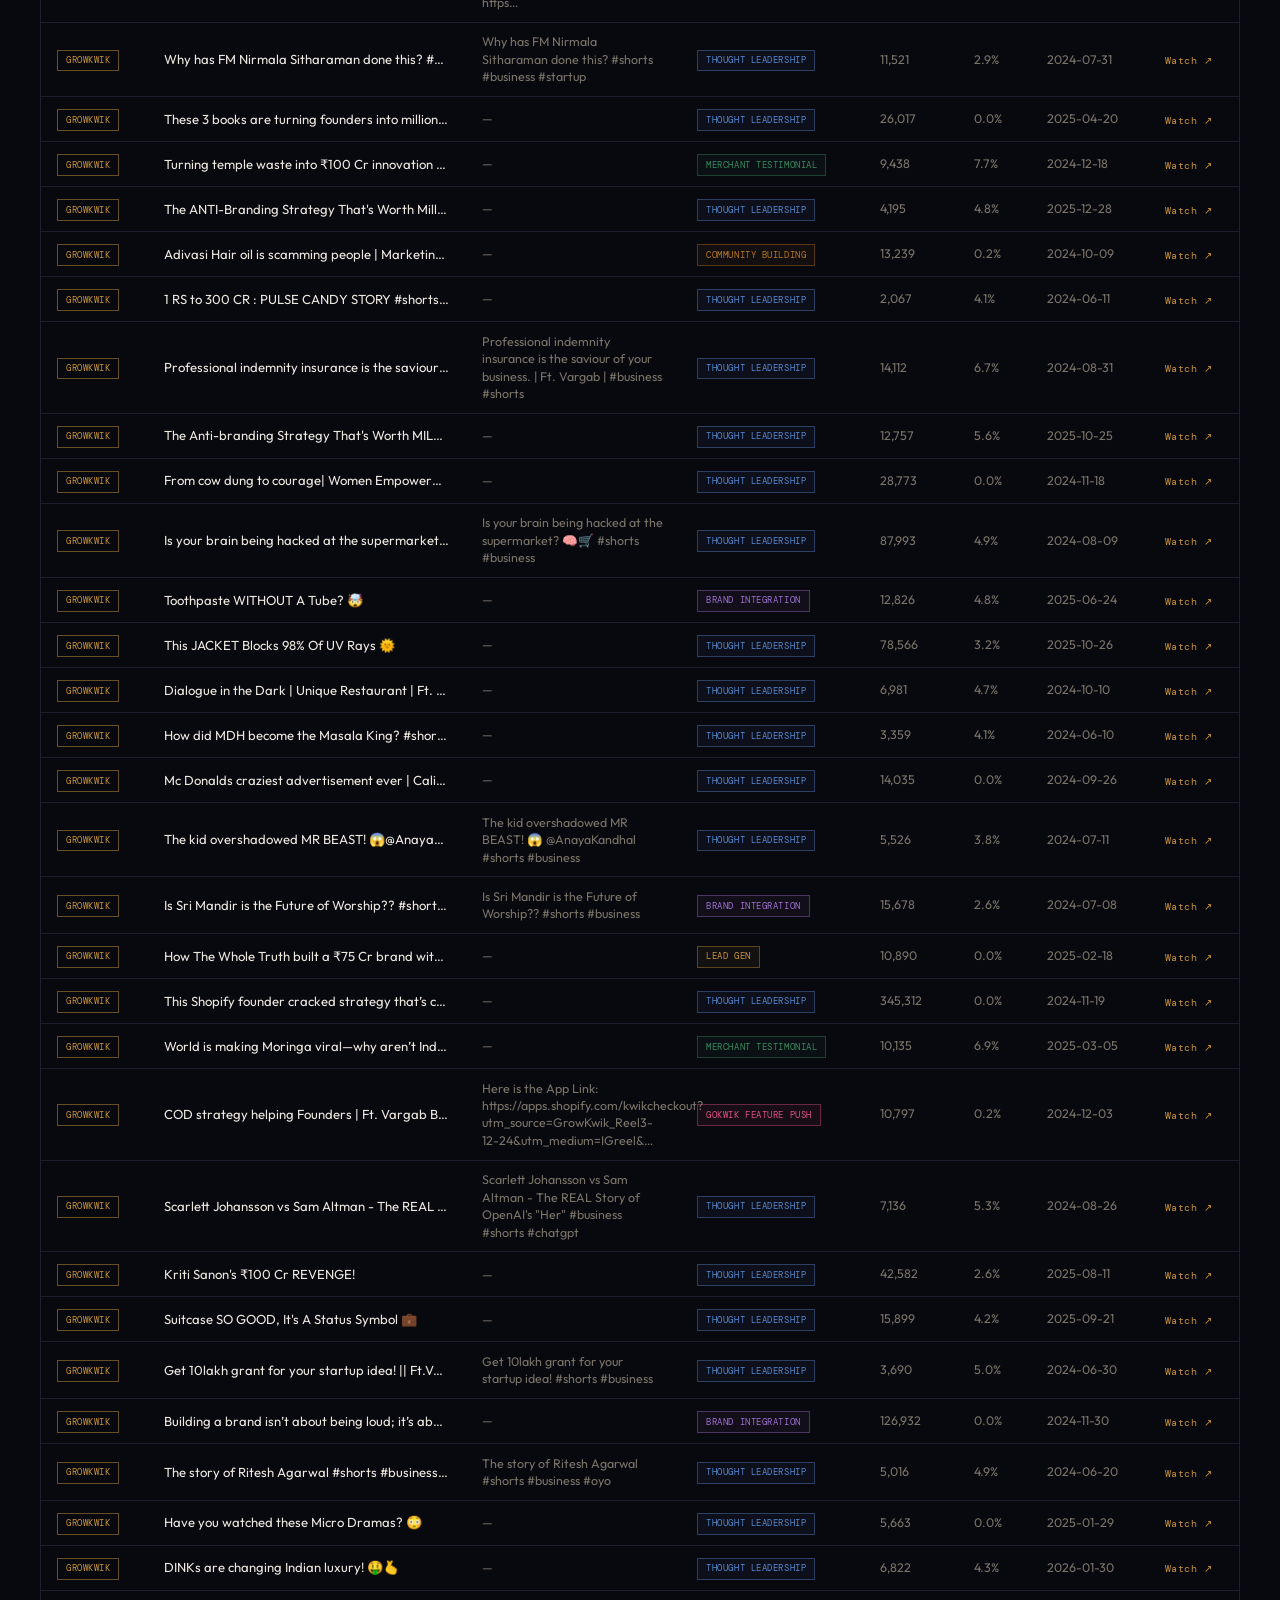
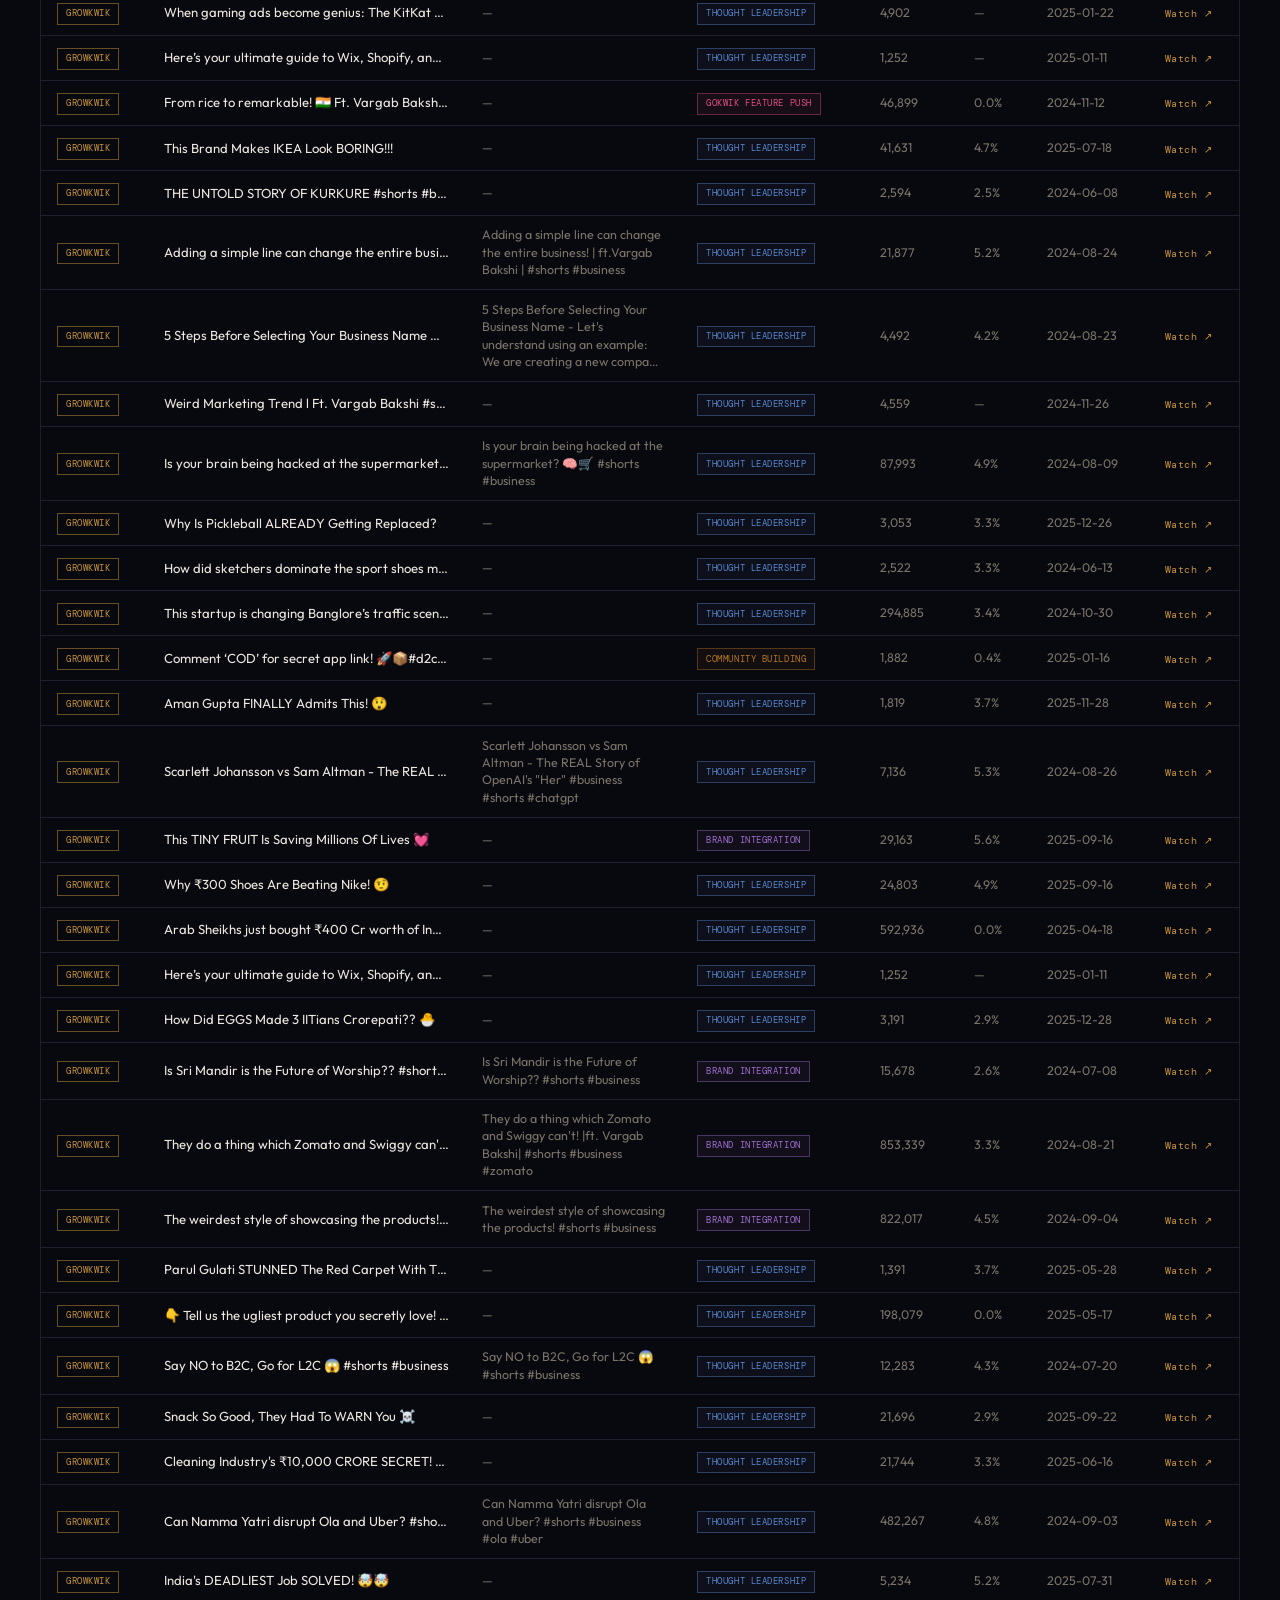
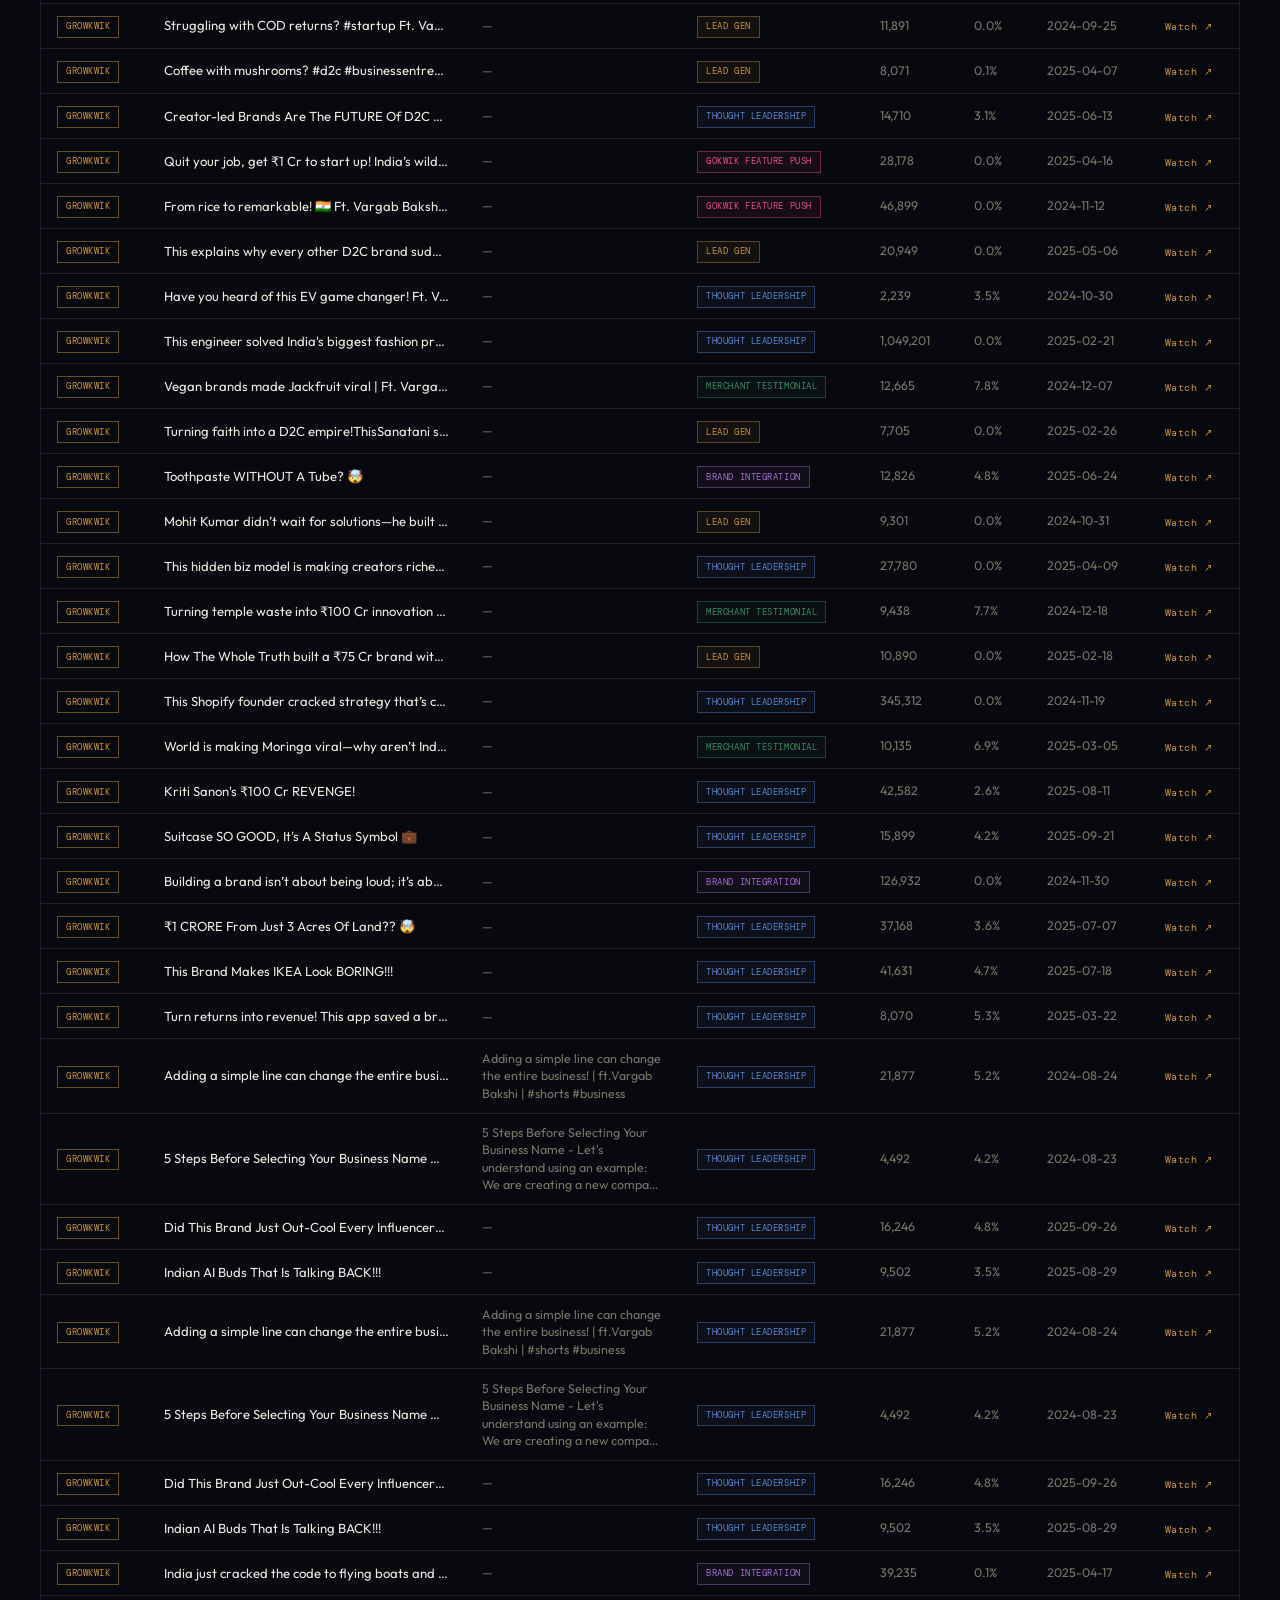
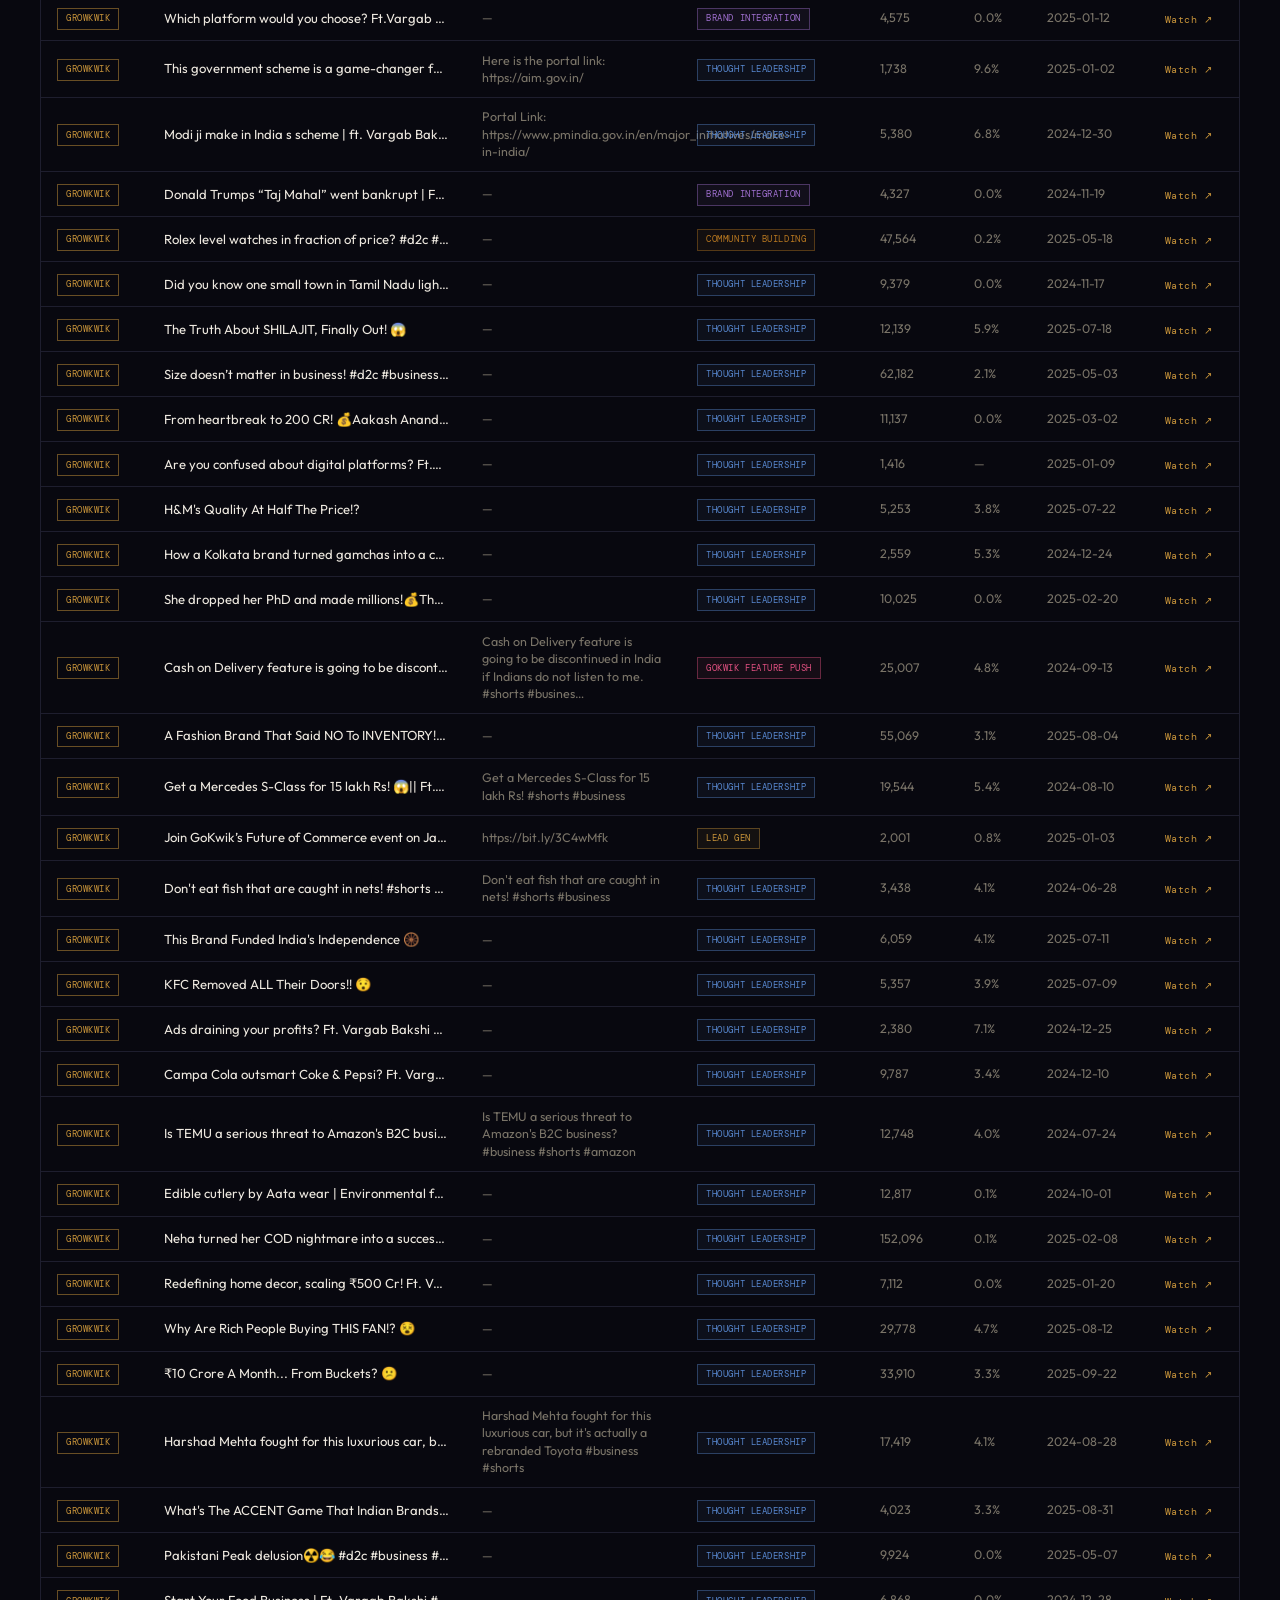
<file: docs/content.html>
<!DOCTYPE html>
<html lang="en">
<head>
  <meta charset="UTF-8">
  <meta name="viewport" content="width=device-width, initial-scale=1.0">
  <title>Content Inventory &mdash; GoKwik Intelligence</title>
  <link rel="preload" href="https://fonts.googleapis.com/css2?family=Cormorant+Garamond:ital,wght@0,300;0,400;0,600;0,700;1,300;1,400;1,600&family=DM+Mono:wght@300;400;500&family=Outfit:wght@300;400;500;600&display=swap" as="style" onload="this.onload=null;this.rel='stylesheet'">
  <link rel="stylesheet" href="assets/style.css">
  <script>document.addEventListener('DOMContentLoaded',function(){var a=document.querySelector('nav a.active');if(a)a.scrollIntoView({block:'nearest',inline:'center'});});</script>
</head>
<body>
<nav>
  <a class="nav-brand" href="index.html">GoKwik Intelligence</a>
  <a href="index.html">Brief</a>
  <a href="agency.html">Agency Model</a>
  <a href="channels.html">Channels</a>
  <a href="razorpay-gap.html">Razorpay Gap</a>
  <a href="content.html" class="active">Content</a>
  <a href="audience.html">Audience</a>
  <a href="value-map.html">Value Map</a>
  <a href="engagement.html">Engagement</a>
</nav>
<div class="page-hero">
  <div class="eyebrow">600 Videos &middot; YouTube Only &middot; GrowKwik + GoKwik Brand</div>
  <h1>Full <em>Content Inventory</em></h1>
  <p style="margin-top:1rem;max-width:640px;font-size:0.95rem;color:var(--muted);line-height:1.7;">All 600 videos classified by channel and theme. Every link opens the actual YouTube video.</p>
</div>
<div class="container">
  <div class="section">
    <div class="label">Theme Distribution</div>
    <h2>Content Breakdown</h2>
    <div class="stat-grid" id="theme-stats"></div>
  </div>
  <div class="section">
    <div class="label">All 600 Videos</div>
    <h2>Full Inventory</h2>
    <div class="filter-bar">
      <select id="filter-channel"><option value="">All Channels (600)</option><option value="growkwik">GrowKwik (298)</option><option value="gokwik">GoKwik Brand (302)</option></select>
      <select id="filter-theme"><option value="">All Themes</option><option value="gokwik_feature_push">GoKwik Feature Push</option><option value="thought_leadership">Thought Leadership</option><option value="brand_integration">Brand Integration</option><option value="merchant_testimonial">Merchant Testimonial</option><option value="lead_gen">Lead Gen</option><option value="community_building">Community Building</option></select>
      <input type="text" id="filter-search" placeholder="Search title..." style="flex:1;min-width:160px">
    </div>
    <div style="font-family:var(--mono);font-size:0.65rem;letter-spacing:0.06em;color:var(--muted);margin-bottom:0.75rem" id="row-count">Loading...</div>
    <div class="table-wrap">
      <table>
        <thead><tr><th>Channel</th><th>Title</th><th>What It&#x2019;s About</th><th>Theme</th><th>Views</th><th>Eng.</th><th>Date</th><th>Link</th></tr></thead>
        <tbody id="content-table"><tr><td colspan="8" style="text-align:center;padding:2rem;color:var(--muted)">Loading&hellip;</td></tr></tbody>
      </table>
    </div>
  </div>
</div>
<footer class="site-footer"><span class="footer-text">Razorpay &middot; Domestic Payments &middot; April 2025 &middot; 600 videos (YouTube) &middot; Instagram not yet analyzed</span><div class="footer-links"><a href="agency.html">Agency Model</a> <a href="channels.html">Channels</a> <a href="razorpay-gap.html">Razorpay Gap</a> <a href="content.html">Content</a> <a href="audience.html">Audience</a> <a href="value-map.html">Value Map</a> <a href="engagement.html">Engagement</a></div></footer>
<script>
var allItems=[];
var TC={brand_integration:'#a070d0',thought_leadership:'#5888d0',gokwik_feature_push:'#e05080',merchant_testimonial:'#3a8a60',lead_gen:'#c8943a',community_building:'#b87820'};

function render(items){
  document.getElementById('row-count').textContent=items.length+' videos shown';
  if(!items.length){document.getElementById('content-table').innerHTML='<tr><td colspan="8" style="text-align:center;padding:2rem;color:var(--muted)">No results match your filters.</td></tr>';return;}
  document.getElementById('content-table').innerHTML=items.map(function(item){
    var theme=item.primary_theme||'unknown';
    var url=item.url&&item.url.startsWith('http')?item.url:'https://youtube.com/watch?v='+item.id;
    var brief=item.brief?(item.brief.substring(0,110)+(item.brief.length>110?'&hellip;':'')):'&mdash;';
    var title=(item.title||'Untitled').substring(0,52)+(item.title&&item.title.length>52?'&hellip;':'');
    return '<tr>'+
      '<td><span class="channel-chip '+(item.source_channel||'unknown')+'">'+( item.source_channel||'&mdash;')+'</span></td>'+
      '<td class="td-title" title="'+(item.title||'').replace(/"/g,'&quot;')+'">'+title+'</td>'+
      '<td style="max-width:190px;font-size:0.78rem;color:var(--muted);line-height:1.4">'+brief+'</td>'+
      '<td><span class="theme-chip '+theme+'">'+theme.replace(/_/g,' ')+'</span></td>'+
      '<td class="td-muted">'+( item.views>0?item.views.toLocaleString():'&mdash;')+'</td>'+
      '<td class="td-muted">'+( item.engagement_rate>0?(item.engagement_rate*100).toFixed(1)+'%':'&mdash;')+'</td>'+
      '<td class="td-muted">'+(item.published_at||'&mdash;')+'</td>'+
      '<td><a class="yt-link" href="'+url+'" target="_blank" rel="noopener">Watch &#x2197;</a></td>'+
      '</tr>';
  }).join('');
}

function applyFilters(){
  var ch=document.getElementById('filter-channel').value;
  var th=document.getElementById('filter-theme').value;
  var q=document.getElementById('filter-search').value.toLowerCase();
  render(allItems.filter(function(i){
    if(ch&&i.source_channel!==ch) return false;
    if(th&&(i.primary_theme||'unknown')!==th) return false;
    if(q&&!((i.title||'')+(i.brief||'')).toLowerCase().includes(q)) return false;
    return true;
  }));
}

fetch('data/content_index.json').then(function(r){return r.json();}).then(function(items){
  allItems=items;
  var freq={};
  items.forEach(function(i){var t=i.primary_theme||'unknown';freq[t]=(freq[t]||0)+1;});
  var sorted=Object.entries(freq).sort(function(a,b){return b[1]-a[1];});
  document.getElementById('theme-stats').innerHTML=sorted.map(function(e){
    return '<div class="stat-cell"><span class="stat-num" style="font-size:2rem;color:'+(TC[e[0]]||'#7a7468')+'">'+e[1]+'</span><span class="stat-name">'+e[0].replace(/_/g,' ')+'</span></div>';
  }).join('');
  render(items);
  document.getElementById('filter-channel').addEventListener('change',applyFilters);
  document.getElementById('filter-theme').addEventListener('change',applyFilters);
  document.getElementById('filter-search').addEventListener('input',applyFilters);
}).catch(function(e){
  document.getElementById('row-count').textContent='Error loading data. Please refresh.';
  console.error(e);
});
</script>
</body>
</html>
</file>
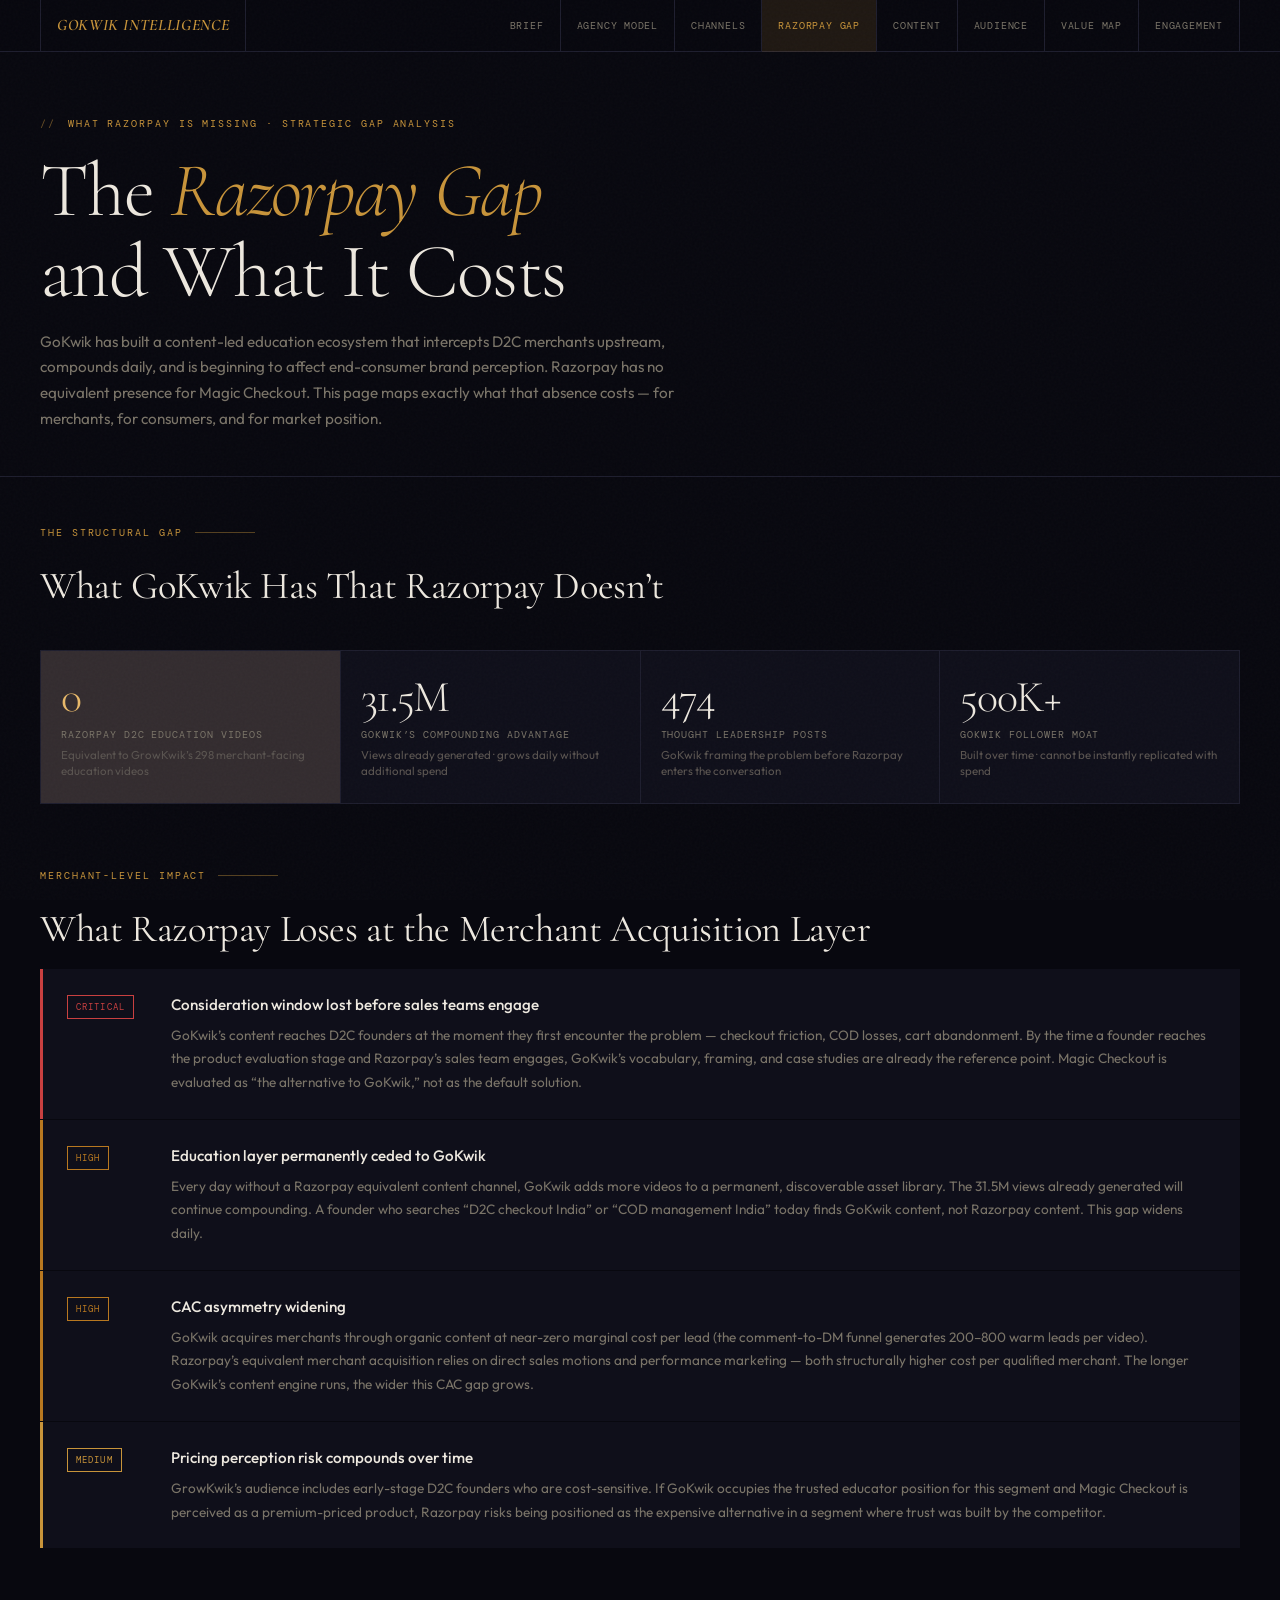
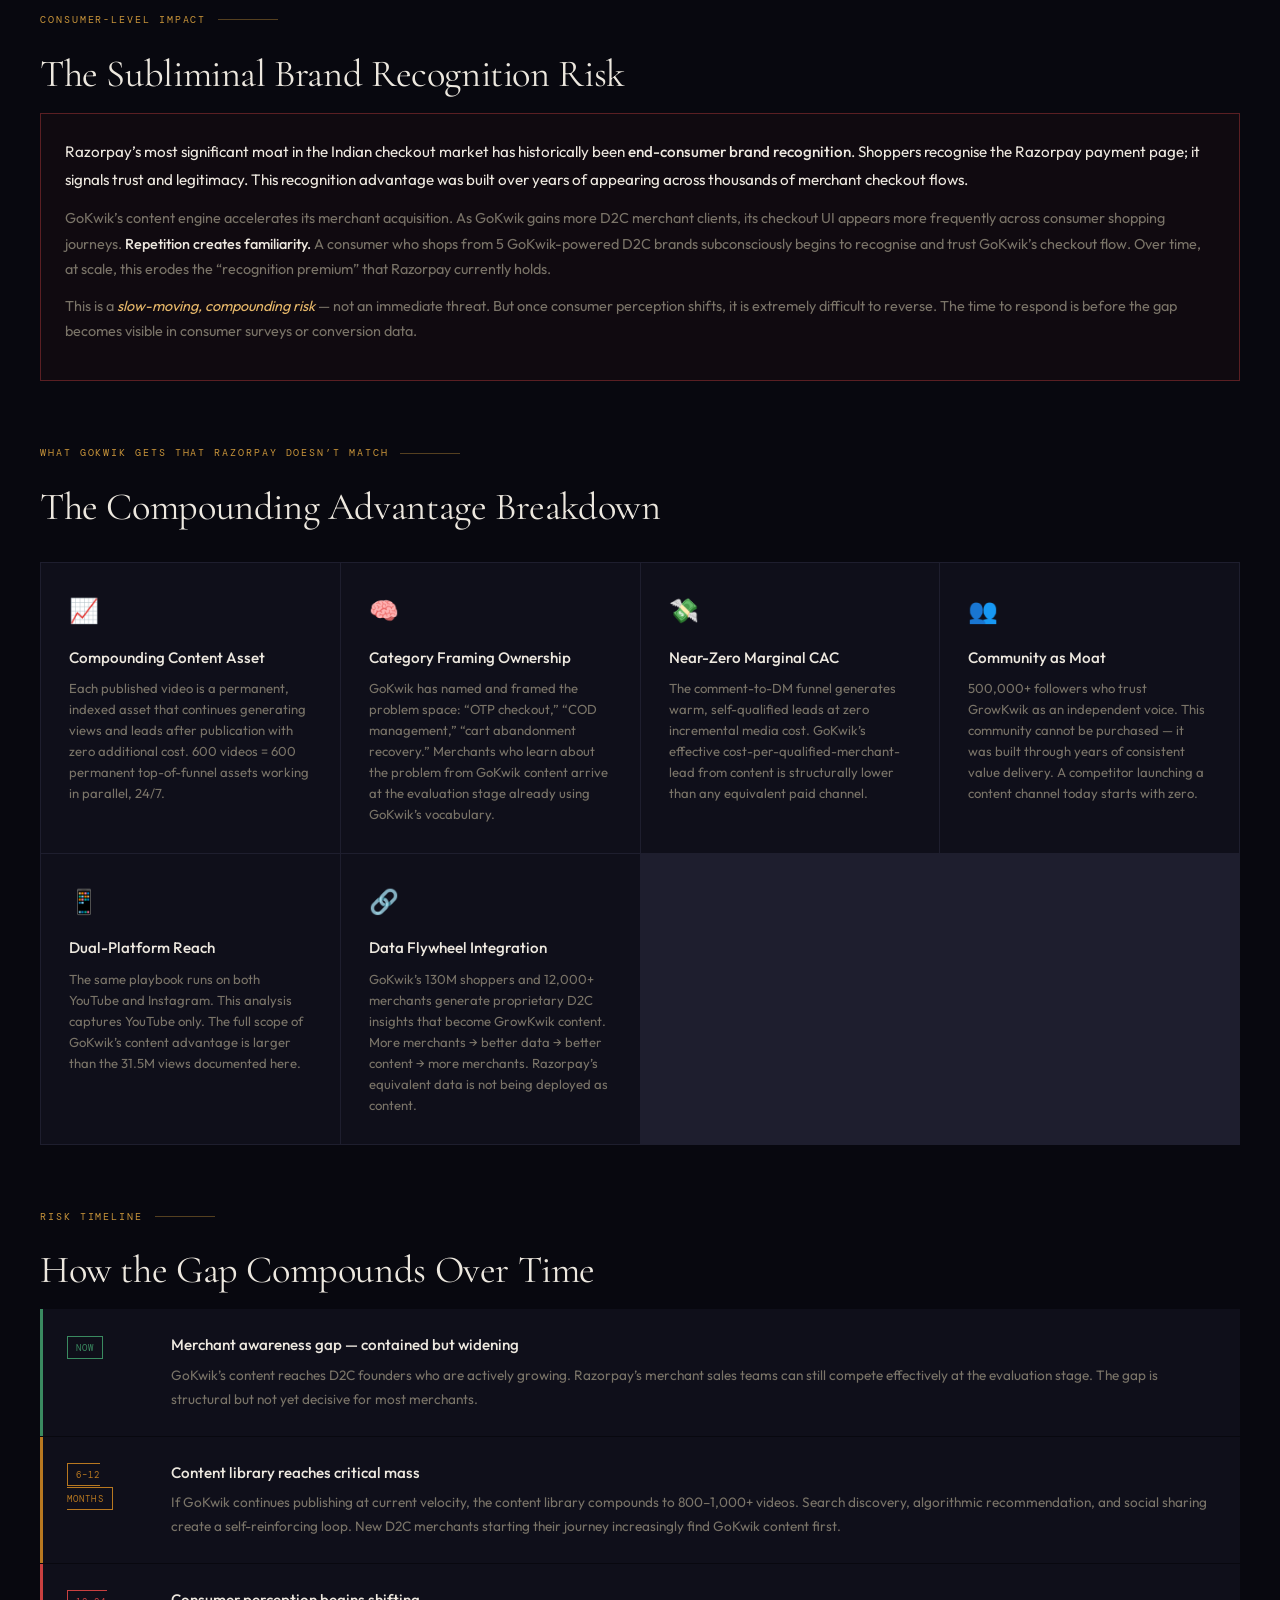
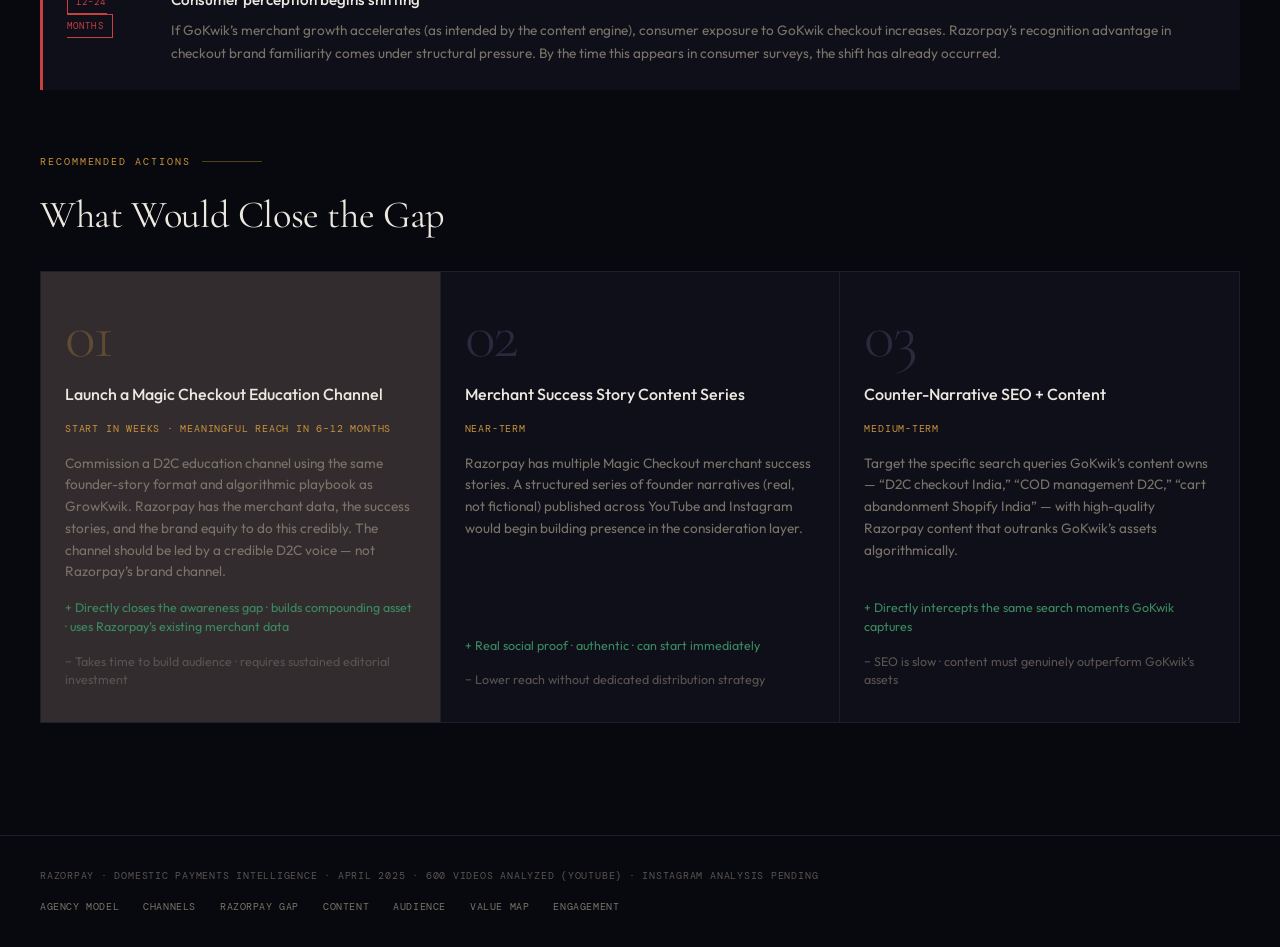
<file: docs/razorpay-gap.html>
<!DOCTYPE html>
<html lang="en">
<head>
  <meta charset="UTF-8">
  <meta name="viewport" content="width=device-width, initial-scale=1.0">
  <title>Razorpay Gap — GoKwik Intelligence</title>
  <link rel="preload" href="https://fonts.googleapis.com/css2?family=Cormorant+Garamond:ital,wght@0,300;0,400;0,600;0,700;1,300;1,400;1,600&family=DM+Mono:wght@300;400;500&family=Outfit:wght@300;400;500;600&display=swap" as="style" onload="this.onload=null;this.rel='stylesheet'">
  <link rel="stylesheet" href="assets/style.css">
</head>
<body>
<nav>
  <a class="nav-brand" href="index.html">GoKwik Intelligence</a>
  <a href="index.html">Brief</a>
  <a href="agency.html">Agency Model</a>
  <a href="channels.html">Channels</a>
  <a href="razorpay-gap.html" class="active">Razorpay Gap</a>
  <a href="content.html">Content</a>
  <a href="audience.html">Audience</a>
  <a href="value-map.html">Value Map</a>
  <a href="engagement.html">Engagement</a>
</nav>

<div class="page-hero">
  <div class="eyebrow">What Razorpay Is Missing &middot; Strategic Gap Analysis</div>
  <h1>The <em>Razorpay Gap</em><br>and What It Costs</h1>
  <p style="margin-top:1rem;max-width:680px;font-size:0.95rem;color:var(--muted);line-height:1.7;">
    GoKwik has built a content-led education ecosystem that intercepts D2C merchants upstream, compounds daily, and is beginning to affect end-consumer brand perception. Razorpay has no equivalent presence for Magic Checkout. This page maps exactly what that absence costs &mdash; for merchants, for consumers, and for market position.
  </p>
</div>

<div class="container">

  <div class="section">
    <div class="label">The Structural Gap</div>
    <h2>What GoKwik Has That Razorpay Doesn&#x2019;t</h2>
    <div class="stat-grid">
      <div class="stat-cell gold">
        <span class="stat-num">0</span>
        <span class="stat-name">Razorpay D2C Education Videos</span>
        <span class="stat-sub">Equivalent to GrowKwik&#x2019;s 298 merchant-facing education videos</span>
      </div>
      <div class="stat-cell">
        <span class="stat-num">31.5M</span>
        <span class="stat-name">GoKwik&#x2019;s Compounding Advantage</span>
        <span class="stat-sub">Views already generated &middot; grows daily without additional spend</span>
      </div>
      <div class="stat-cell">
        <span class="stat-num">474</span>
        <span class="stat-name">Thought Leadership Posts</span>
        <span class="stat-sub">GoKwik framing the problem before Razorpay enters the conversation</span>
      </div>
      <div class="stat-cell">
        <span class="stat-num">500K+</span>
        <span class="stat-name">GoKwik Follower Moat</span>
        <span class="stat-sub">Built over time &middot; cannot be instantly replicated with spend</span>
      </div>
    </div>
  </div>

  <div class="section">
    <div class="label">Merchant-Level Impact</div>
    <h2>What Razorpay Loses at the Merchant Acquisition Layer</h2>
    <div class="risk-block critical">
      <div><span class="risk-tag critical">Critical</span></div>
      <div class="risk-body">
        <strong>Consideration window lost before sales teams engage</strong>
        <p>GoKwik&#x2019;s content reaches D2C founders at the moment they first encounter the problem &mdash; checkout friction, COD losses, cart abandonment. By the time a founder reaches the product evaluation stage and Razorpay&#x2019;s sales team engages, GoKwik&#x2019;s vocabulary, framing, and case studies are already the reference point. Magic Checkout is evaluated as &#x201C;the alternative to GoKwik,&#x201D; not as the default solution.</p>
      </div>
    </div>
    <div class="risk-block high">
      <div><span class="risk-tag high">High</span></div>
      <div class="risk-body">
        <strong>Education layer permanently ceded to GoKwik</strong>
        <p>Every day without a Razorpay equivalent content channel, GoKwik adds more videos to a permanent, discoverable asset library. The 31.5M views already generated will continue compounding. A founder who searches &#x201C;D2C checkout India&#x201D; or &#x201C;COD management India&#x201D; today finds GoKwik content, not Razorpay content. This gap widens daily.</p>
      </div>
    </div>
    <div class="risk-block high">
      <div><span class="risk-tag high">High</span></div>
      <div class="risk-body">
        <strong>CAC asymmetry widening</strong>
        <p>GoKwik acquires merchants through organic content at near-zero marginal cost per lead (the comment-to-DM funnel generates 200&ndash;800 warm leads per video). Razorpay&#x2019;s equivalent merchant acquisition relies on direct sales motions and performance marketing &mdash; both structurally higher cost per qualified merchant. The longer GoKwik&#x2019;s content engine runs, the wider this CAC gap grows.</p>
      </div>
    </div>
    <div class="risk-block medium">
      <div><span class="risk-tag medium">Medium</span></div>
      <div class="risk-body">
        <strong>Pricing perception risk compounds over time</strong>
        <p>GrowKwik&#x2019;s audience includes early-stage D2C founders who are cost-sensitive. If GoKwik occupies the trusted educator position for this segment and Magic Checkout is perceived as a premium-priced product, Razorpay risks being positioned as the expensive alternative in a segment where trust was built by the competitor.</p>
      </div>
    </div>
  </div>

  <div class="section">
    <div class="label">Consumer-Level Impact</div>
    <h2>The Subliminal Brand Recognition Risk</h2>
    <div class="card" style="border-color:rgba(201,64,64,0.4);background:rgba(201,64,64,0.04)">
      <p style="font-size:0.95rem;color:var(--text);line-height:1.85;">
        Razorpay&#x2019;s most significant moat in the Indian checkout market has historically been <strong>end-consumer brand recognition</strong>. Shoppers recognise the Razorpay payment page; it signals trust and legitimacy. This recognition advantage was built over years of appearing across thousands of merchant checkout flows.
      </p>
      <p style="font-size:0.9rem;color:var(--muted);line-height:1.75;margin-top:0.75rem;">
        GoKwik&#x2019;s content engine accelerates its merchant acquisition. As GoKwik gains more D2C merchant clients, its checkout UI appears more frequently across consumer shopping journeys. <strong>Repetition creates familiarity.</strong> A consumer who shops from 5 GoKwik-powered D2C brands subconsciously begins to recognise and trust GoKwik&#x2019;s checkout flow. Over time, at scale, this erodes the &#x201C;recognition premium&#x201D; that Razorpay currently holds.
      </p>
      <p style="font-size:0.9rem;color:var(--muted);line-height:1.75;margin-top:0.75rem;">
        This is a <em>slow-moving, compounding risk</em> &mdash; not an immediate threat. But once consumer perception shifts, it is extremely difficult to reverse. The time to respond is before the gap becomes visible in consumer surveys or conversion data.
      </p>
    </div>
  </div>

  <div class="section">
    <div class="label">What GoKwik Gets That Razorpay Doesn&#x2019;t Match</div>
    <h2>The Compounding Advantage Breakdown</h2>
    <div class="bm-grid">
      <div class="bm-cell">
        <span class="bm-icon">&#x1F4C8;</span>
        <div class="bm-title">Compounding Content Asset</div>
        <div class="bm-desc">Each published video is a permanent, indexed asset that continues generating views and leads after publication with zero additional cost. 600 videos = 600 permanent top-of-funnel assets working in parallel, 24/7.</div>
      </div>
      <div class="bm-cell">
        <span class="bm-icon">&#x1F9E0;</span>
        <div class="bm-title">Category Framing Ownership</div>
        <div class="bm-desc">GoKwik has named and framed the problem space: &#x201C;OTP checkout,&#x201D; &#x201C;COD management,&#x201D; &#x201C;cart abandonment recovery.&#x201D; Merchants who learn about the problem from GoKwik content arrive at the evaluation stage already using GoKwik&#x2019;s vocabulary.</div>
      </div>
      <div class="bm-cell">
        <span class="bm-icon">&#x1F4B8;</span>
        <div class="bm-title">Near-Zero Marginal CAC</div>
        <div class="bm-desc">The comment-to-DM funnel generates warm, self-qualified leads at zero incremental media cost. GoKwik&#x2019;s effective cost-per-qualified-merchant-lead from content is structurally lower than any equivalent paid channel.</div>
      </div>
      <div class="bm-cell">
        <span class="bm-icon">&#x1F465;</span>
        <div class="bm-title">Community as Moat</div>
        <div class="bm-desc">500,000+ followers who trust GrowKwik as an independent voice. This community cannot be purchased &mdash; it was built through years of consistent value delivery. A competitor launching a content channel today starts with zero.</div>
      </div>
      <div class="bm-cell">
        <span class="bm-icon">&#x1F4F1;</span>
        <div class="bm-title">Dual-Platform Reach</div>
        <div class="bm-desc">The same playbook runs on both YouTube and Instagram. This analysis captures YouTube only. The full scope of GoKwik&#x2019;s content advantage is larger than the 31.5M views documented here.</div>
      </div>
      <div class="bm-cell">
        <span class="bm-icon">&#x1F517;</span>
        <div class="bm-title">Data Flywheel Integration</div>
        <div class="bm-desc">GoKwik&#x2019;s 130M shoppers and 12,000+ merchants generate proprietary D2C insights that become GrowKwik content. More merchants &rarr; better data &rarr; better content &rarr; more merchants. Razorpay&#x2019;s equivalent data is not being deployed as content.</div>
      </div>
    </div>
  </div>

  <div class="section">
    <div class="label">Risk Timeline</div>
    <h2>How the Gap Compounds Over Time</h2>
    <div class="risk-block" style="border-color:var(--ok)">
      <div><span class="risk-tag" style="color:var(--ok)">Now</span></div>
      <div class="risk-body">
        <strong>Merchant awareness gap &mdash; contained but widening</strong>
        <p>GoKwik&#x2019;s content reaches D2C founders who are actively growing. Razorpay&#x2019;s merchant sales teams can still compete effectively at the evaluation stage. The gap is structural but not yet decisive for most merchants.</p>
      </div>
    </div>
    <div class="risk-block high" style="margin-top:1px">
      <div><span class="risk-tag high">6&ndash;12 Months</span></div>
      <div class="risk-body">
        <strong>Content library reaches critical mass</strong>
        <p>If GoKwik continues publishing at current velocity, the content library compounds to 800&ndash;1,000+ videos. Search discovery, algorithmic recommendation, and social sharing create a self-reinforcing loop. New D2C merchants starting their journey increasingly find GoKwik content first.</p>
      </div>
    </div>
    <div class="risk-block critical" style="margin-top:1px">
      <div><span class="risk-tag critical">12&ndash;24 Months</span></div>
      <div class="risk-body">
        <strong>Consumer perception begins shifting</strong>
        <p>If GoKwik&#x2019;s merchant growth accelerates (as intended by the content engine), consumer exposure to GoKwik checkout increases. Razorpay&#x2019;s recognition advantage in checkout brand familiarity comes under structural pressure. By the time this appears in consumer surveys, the shift has already occurred.</p>
      </div>
    </div>
  </div>

  <div class="section">
    <div class="label">Recommended Actions</div>
    <h2>What Would Close the Gap</h2>
    <div class="options-row">
      <div class="option-box featured">
        <div class="option-n">01</div>
        <div class="option-title">Launch a Magic Checkout Education Channel</div>
        <div class="option-speed">Start in weeks &middot; meaningful reach in 6&ndash;12 months</div>
        <div class="option-body">Commission a D2C education channel using the same founder-story format and algorithmic playbook as GrowKwik. Razorpay has the merchant data, the success stories, and the brand equity to do this credibly. The channel should be led by a credible D2C voice &mdash; not Razorpay&#x2019;s brand channel.</div>
        <div class="option-pros">+ Directly closes the awareness gap &middot; builds compounding asset &middot; uses Razorpay&#x2019;s existing merchant data</div>
        <div class="option-cons">&minus; Takes time to build audience &middot; requires sustained editorial investment</div>
      </div>
      <div class="option-box">
        <div class="option-n">02</div>
        <div class="option-title">Merchant Success Story Content Series</div>
        <div class="option-speed">Near-term</div>
        <div class="option-body">Razorpay has multiple Magic Checkout merchant success stories. A structured series of founder narratives (real, not fictional) published across YouTube and Instagram would begin building presence in the consideration layer.</div>
        <div class="option-pros">+ Real social proof &middot; authentic &middot; can start immediately</div>
        <div class="option-cons">&minus; Lower reach without dedicated distribution strategy</div>
      </div>
      <div class="option-box">
        <div class="option-n">03</div>
        <div class="option-title">Counter-Narrative SEO + Content</div>
        <div class="option-speed">Medium-term</div>
        <div class="option-body">Target the specific search queries GoKwik&#x2019;s content owns &mdash; &#x201C;D2C checkout India,&#x201D; &#x201C;COD management D2C,&#x201D; &#x201C;cart abandonment Shopify India&#x201D; &mdash; with high-quality Razorpay content that outranks GoKwik&#x2019;s assets algorithmically.</div>
        <div class="option-pros">+ Directly intercepts the same search moments GoKwik captures</div>
        <div class="option-cons">&minus; SEO is slow &middot; content must genuinely outperform GoKwik&#x2019;s assets</div>
      </div>
    </div>
  </div>

</div>

<footer class="site-footer">
  <span class="footer-text">Razorpay &middot; Domestic Payments Intelligence &middot; April 2025 &middot; 600 videos analyzed (YouTube) &middot; Instagram analysis pending</span>
  <div class="footer-links"><a href="agency.html">Agency Model</a> <a href="channels.html">Channels</a> <a href="razorpay-gap.html">Razorpay Gap</a> <a href="content.html">Content</a> <a href="audience.html">Audience</a> <a href="value-map.html">Value Map</a> <a href="engagement.html">Engagement</a></div>
</footer>
</body>
</html>
</file>
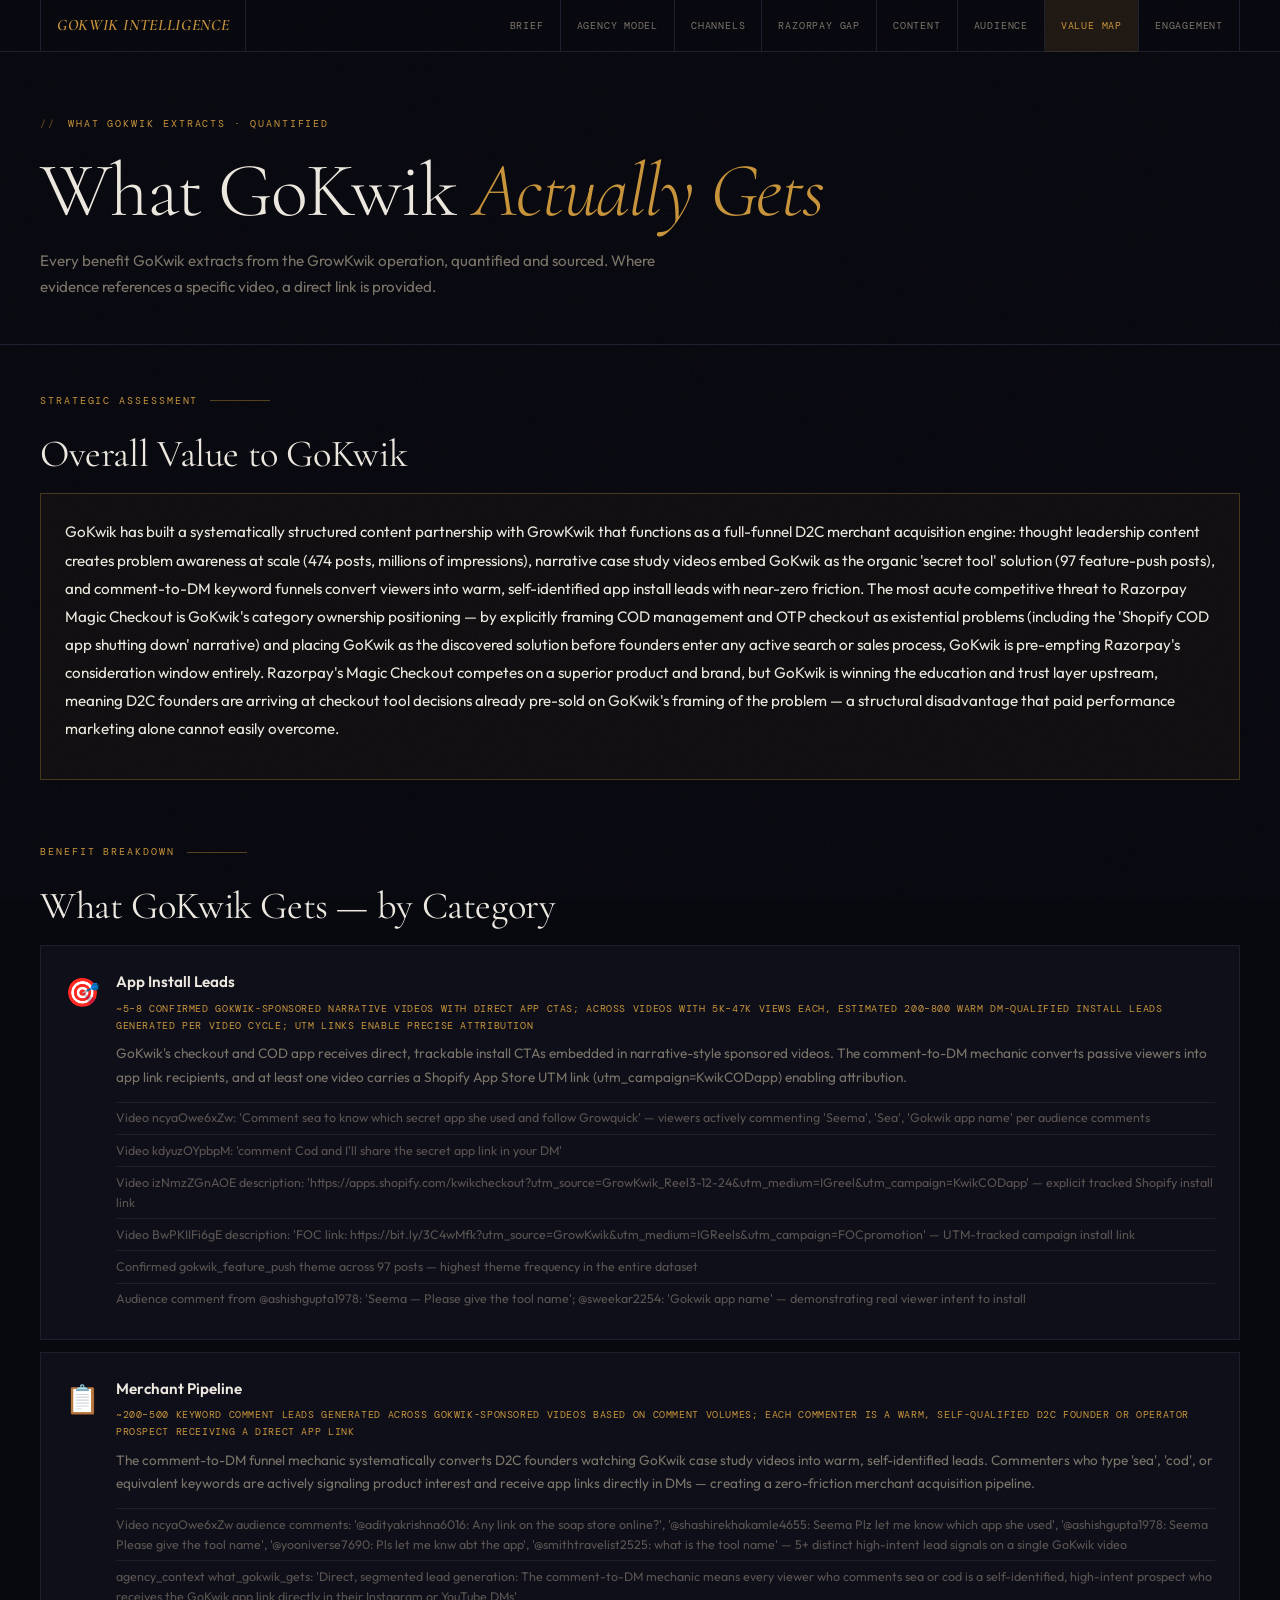
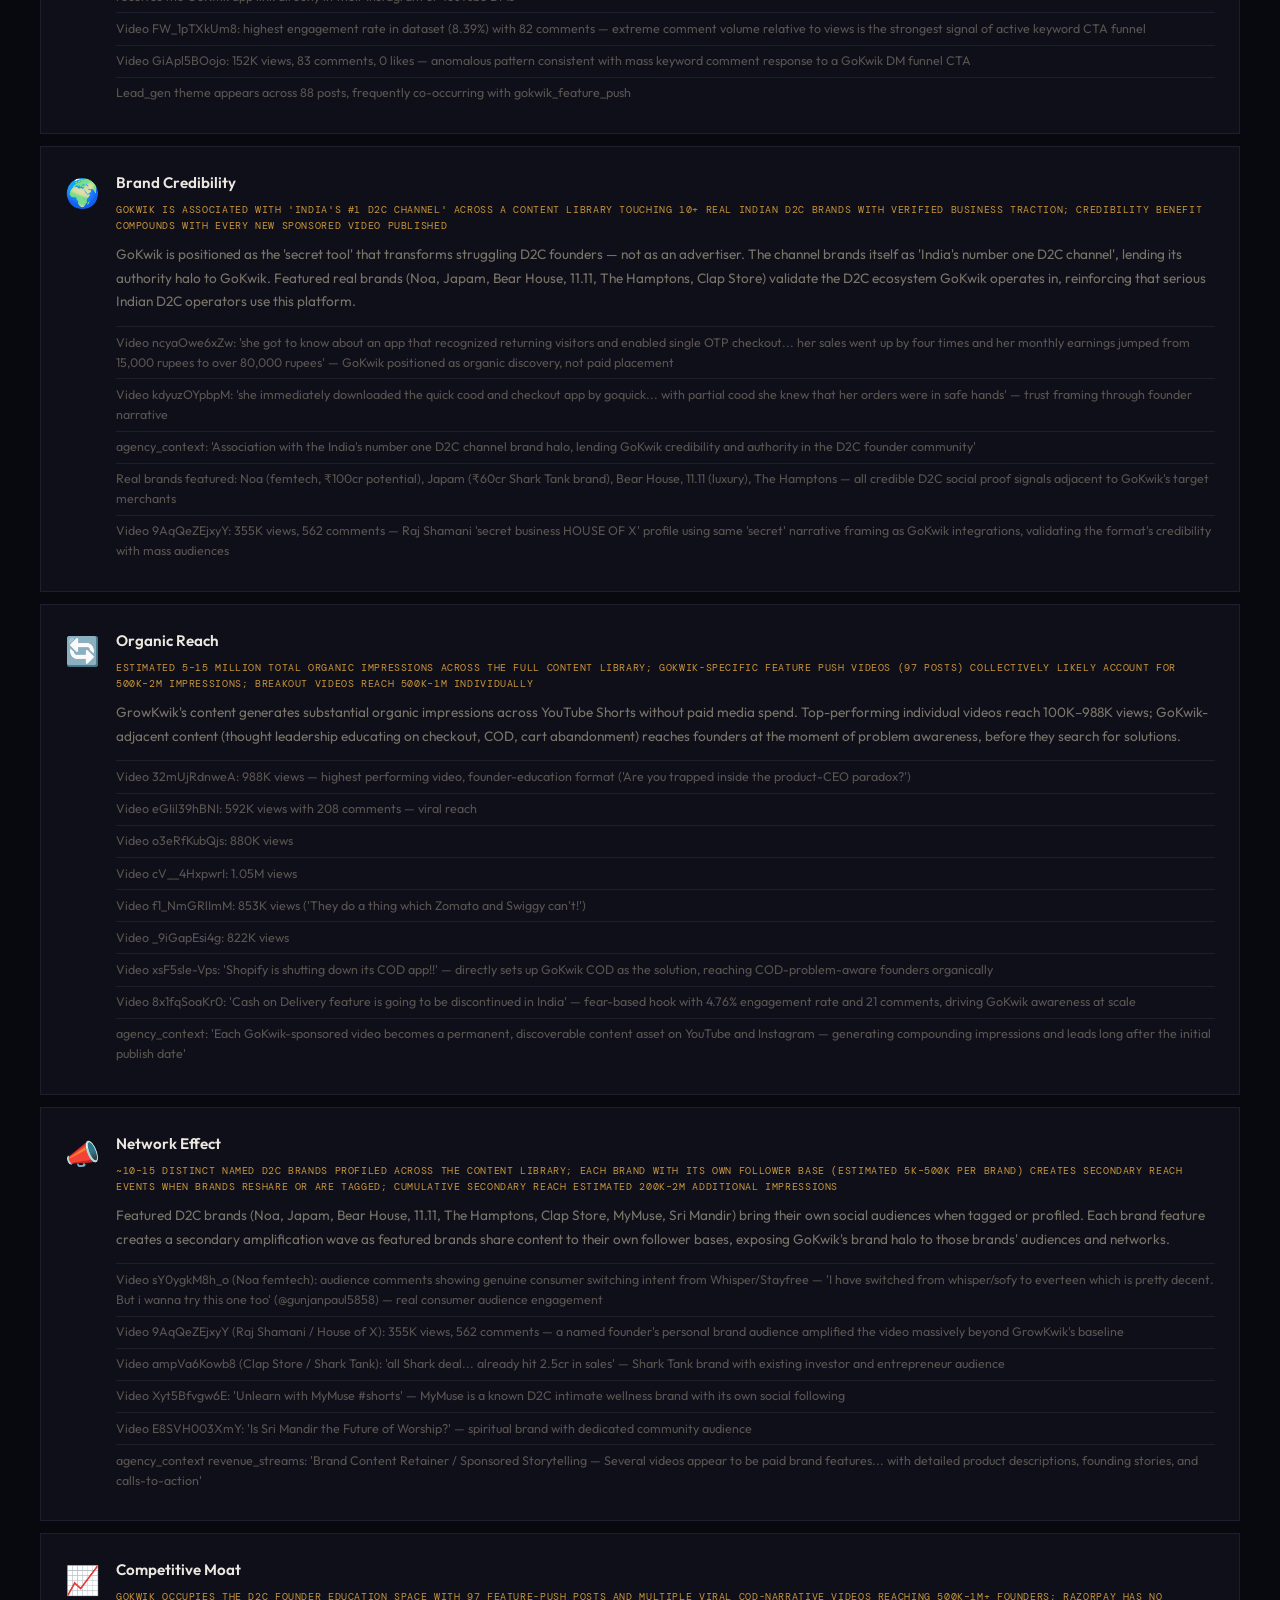
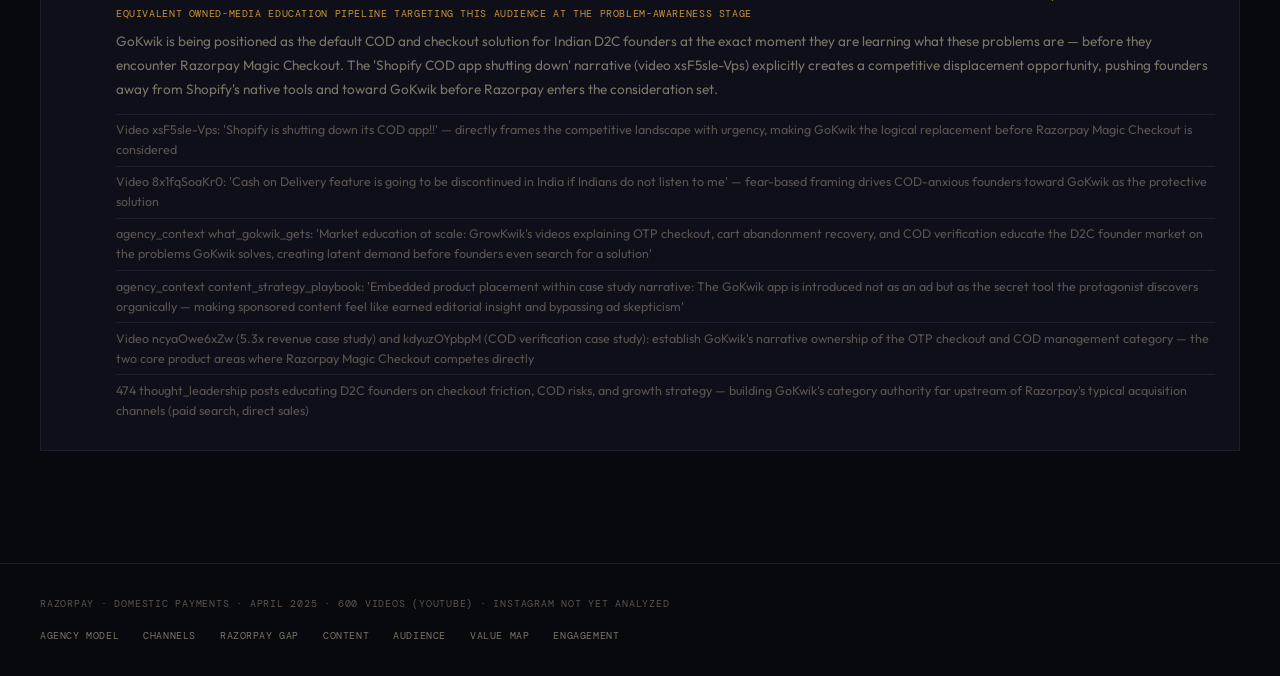
<file: docs/value-map.html>
<!DOCTYPE html>
<html lang="en">
<head>
  <meta charset="UTF-8">
  <meta name="viewport" content="width=device-width, initial-scale=1.0">
  <title>Value Map &mdash; GoKwik Intelligence</title>
  <link rel="preload" href="https://fonts.googleapis.com/css2?family=Cormorant+Garamond:ital,wght@0,300;0,400;0,600;0,700;1,300;1,400;1,600&family=DM+Mono:wght@300;400;500&family=Outfit:wght@300;400;500;600&display=swap" as="style" onload="this.onload=null;this.rel='stylesheet'">
  <link rel="stylesheet" href="assets/style.css">
  <script>document.addEventListener('DOMContentLoaded',function(){var a=document.querySelector('nav a.active');if(a)a.scrollIntoView({block:'nearest',inline:'center'});});</script>
</head>
<body>
<nav>
  <a class="nav-brand" href="index.html">GoKwik Intelligence</a>
  <a href="index.html">Brief</a>
  <a href="agency.html">Agency Model</a>
  <a href="channels.html">Channels</a>
  <a href="razorpay-gap.html">Razorpay Gap</a>
  <a href="content.html">Content</a>
  <a href="audience.html">Audience</a>
  <a href="value-map.html" class="active">Value Map</a>
  <a href="engagement.html">Engagement</a>
</nav>
<div class="page-hero">
  <div class="eyebrow">What GoKwik Extracts &middot; Quantified</div>
  <h1>What GoKwik <em>Actually Gets</em></h1>
  <p style="margin-top:1rem;max-width:640px;font-size:0.95rem;color:var(--muted);line-height:1.7;">Every benefit GoKwik extracts from the GrowKwik operation, quantified and sourced. Where evidence references a specific video, a direct link is provided.</p>
</div>
<div class="container">
  <div class="section">
    <div class="label">Strategic Assessment</div>
    <h2>Overall Value to GoKwik</h2>
    <div class="card card-gold" id="assessment"><p style="color:var(--muted)">Loading&hellip;</p></div>
  </div>
  <div class="section">
    <div class="label">Benefit Breakdown</div>
    <h2>What GoKwik Gets &mdash; by Category</h2>
    <div id="benefits"></div>
  </div>
</div>
<footer class="site-footer"><span class="footer-text">Razorpay &middot; Domestic Payments &middot; April 2025 &middot; 600 videos (YouTube) &middot; Instagram not yet analyzed</span><div class="footer-links"><a href="agency.html">Agency Model</a> <a href="channels.html">Channels</a> <a href="razorpay-gap.html">Razorpay Gap</a> <a href="content.html">Content</a> <a href="audience.html">Audience</a> <a href="value-map.html">Value Map</a> <a href="engagement.html">Engagement</a></div></footer>
<script>
fetch('data/gokwik_value_map.json').then(function(r){return r.json();}).then(function(data){
  document.getElementById('assessment').innerHTML='<p style="font-size:0.95rem;color:var(--text);line-height:1.85">'+(data.overall_strategic_assessment||'')+'</p>';
  var icons=['&#x1F3AF;','&#x1F4CB;','&#x1F30D;','&#x1F504;','&#x1F4E3;','&#x1F4C8;'];
  var titles=['App Install Leads','Merchant Pipeline','Brand Credibility','Organic Reach','Network Effect','Competitive Moat'];

  function linkifyEvidence(text){
    // Replace 11-char video IDs with YouTube links
    return text.replace(/([A-Za-z0-9_\-]{11})/g,function(m){
      if(/^[A-Za-z0-9_\-]{11}$/.test(m)){
        return '<a href="https://youtube.com/watch?v='+m+'" target="_blank" rel="noopener" style="color:var(--gold);font-family:var(--mono);font-size:0.85em">[Watch on YouTube &#x2197;]</a>';
      }
      return m;
    });
  }

  document.getElementById('benefits').innerHTML=(data.benefits||[]).map(function(b,i){
    var evHtml=(b.evidence||[]).map(function(e){
      return '<li style="font-size:0.78rem;color:var(--muted-2);padding:0.35rem 0;border-top:1px solid var(--border)">'+linkifyEvidence(e)+'</li>';
    }).join('');
    return '<div class="card" style="margin-bottom:0.75rem">'+
      '<div style="display:flex;gap:1rem;align-items:flex-start">'+
      '<div style="font-size:1.75rem;flex-shrink:0">'+(icons[i]||'&#x1F4CC;')+'</div>'+
      '<div style="flex:1">'+
      '<div style="font-size:0.95rem;font-weight:600;color:var(--text);margin-bottom:0.4rem">'+(titles[i]||'Benefit '+(i+1))+'</div>'+
      (b.estimated_scale?'<div style="font-family:var(--mono);font-size:0.65rem;letter-spacing:0.06em;color:var(--gold);margin-bottom:0.5rem;text-transform:uppercase">'+b.estimated_scale+'</div>':'')+
      (b.description?'<p style="font-size:0.85rem;color:var(--muted);margin-bottom:'+(evHtml?'0.75rem':'0')+'">'+b.description+'</p>':'')+
      (evHtml?'<ul style="list-style:none;padding:0">'+evHtml+'</ul>':'')+
      '</div></div></div>';
  }).join('');
}).catch(function(e){console.error(e);});
</script>
</body>
</html>
</file>
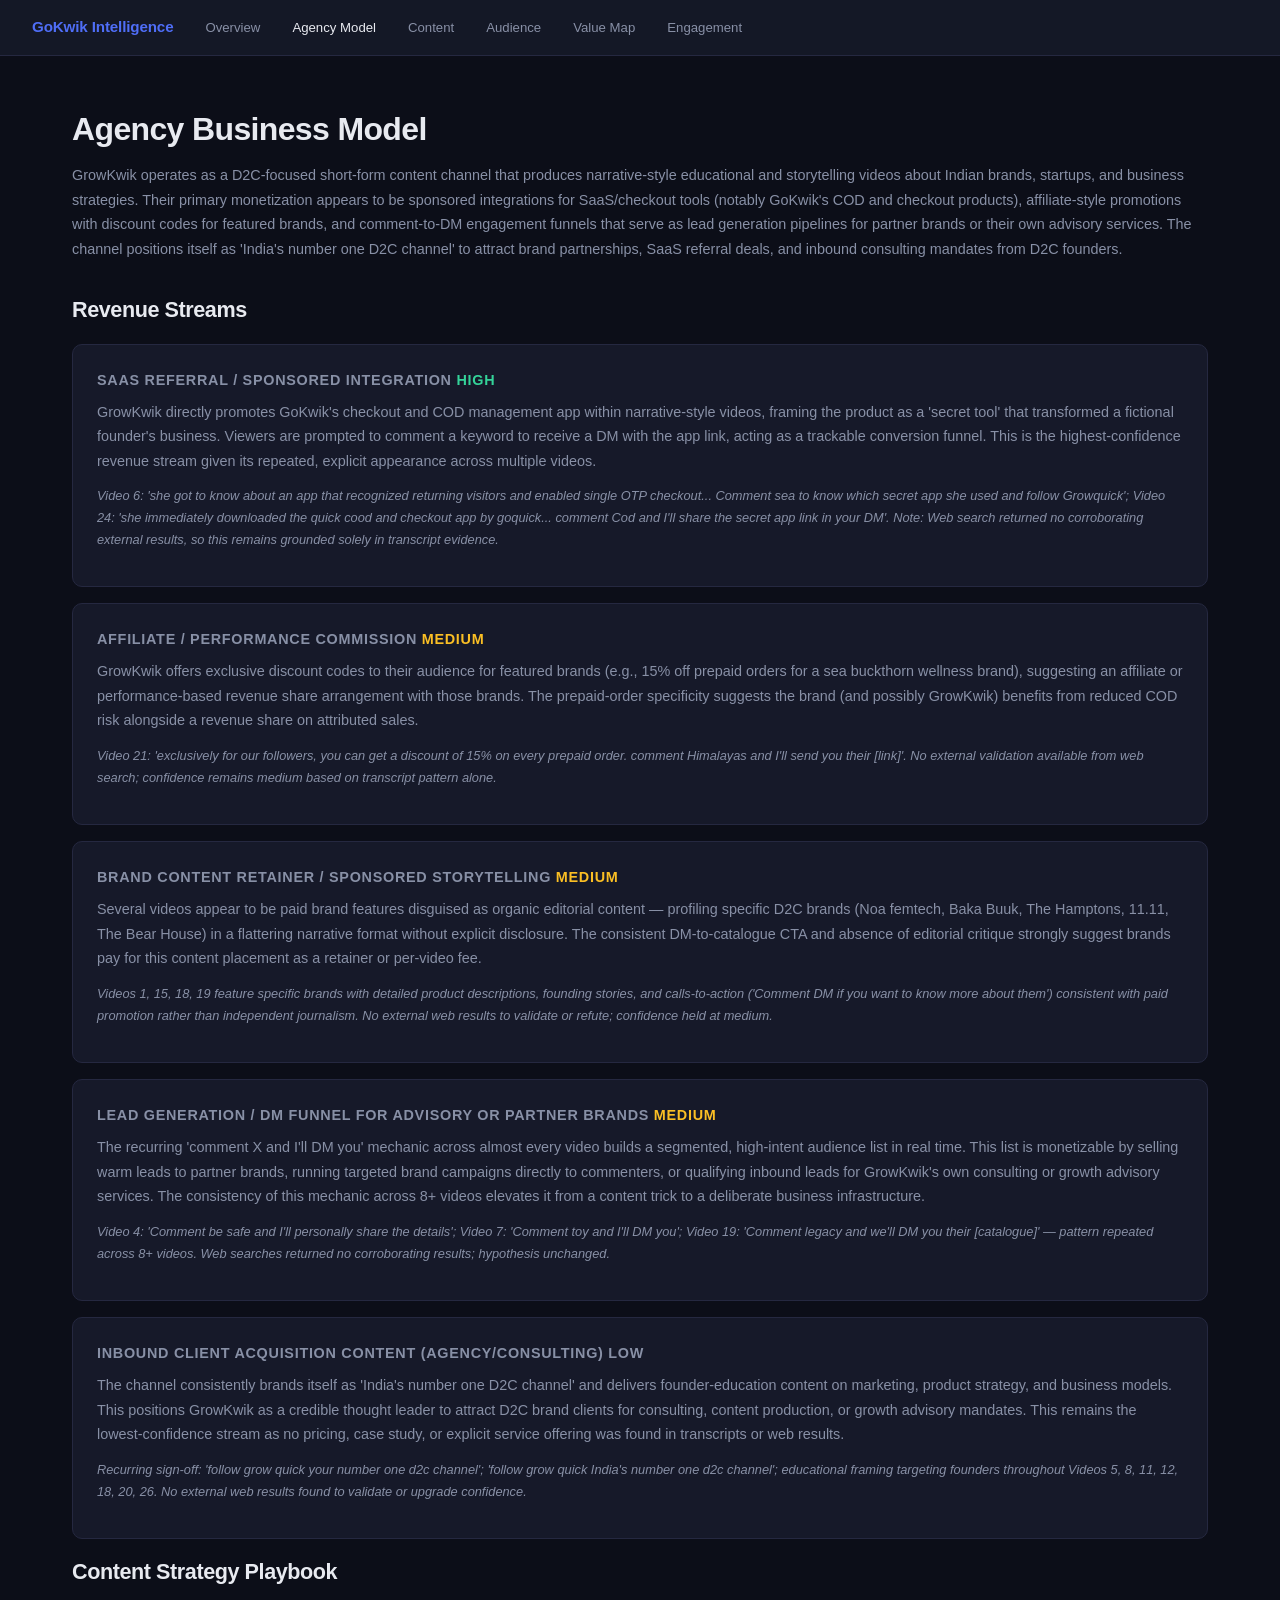
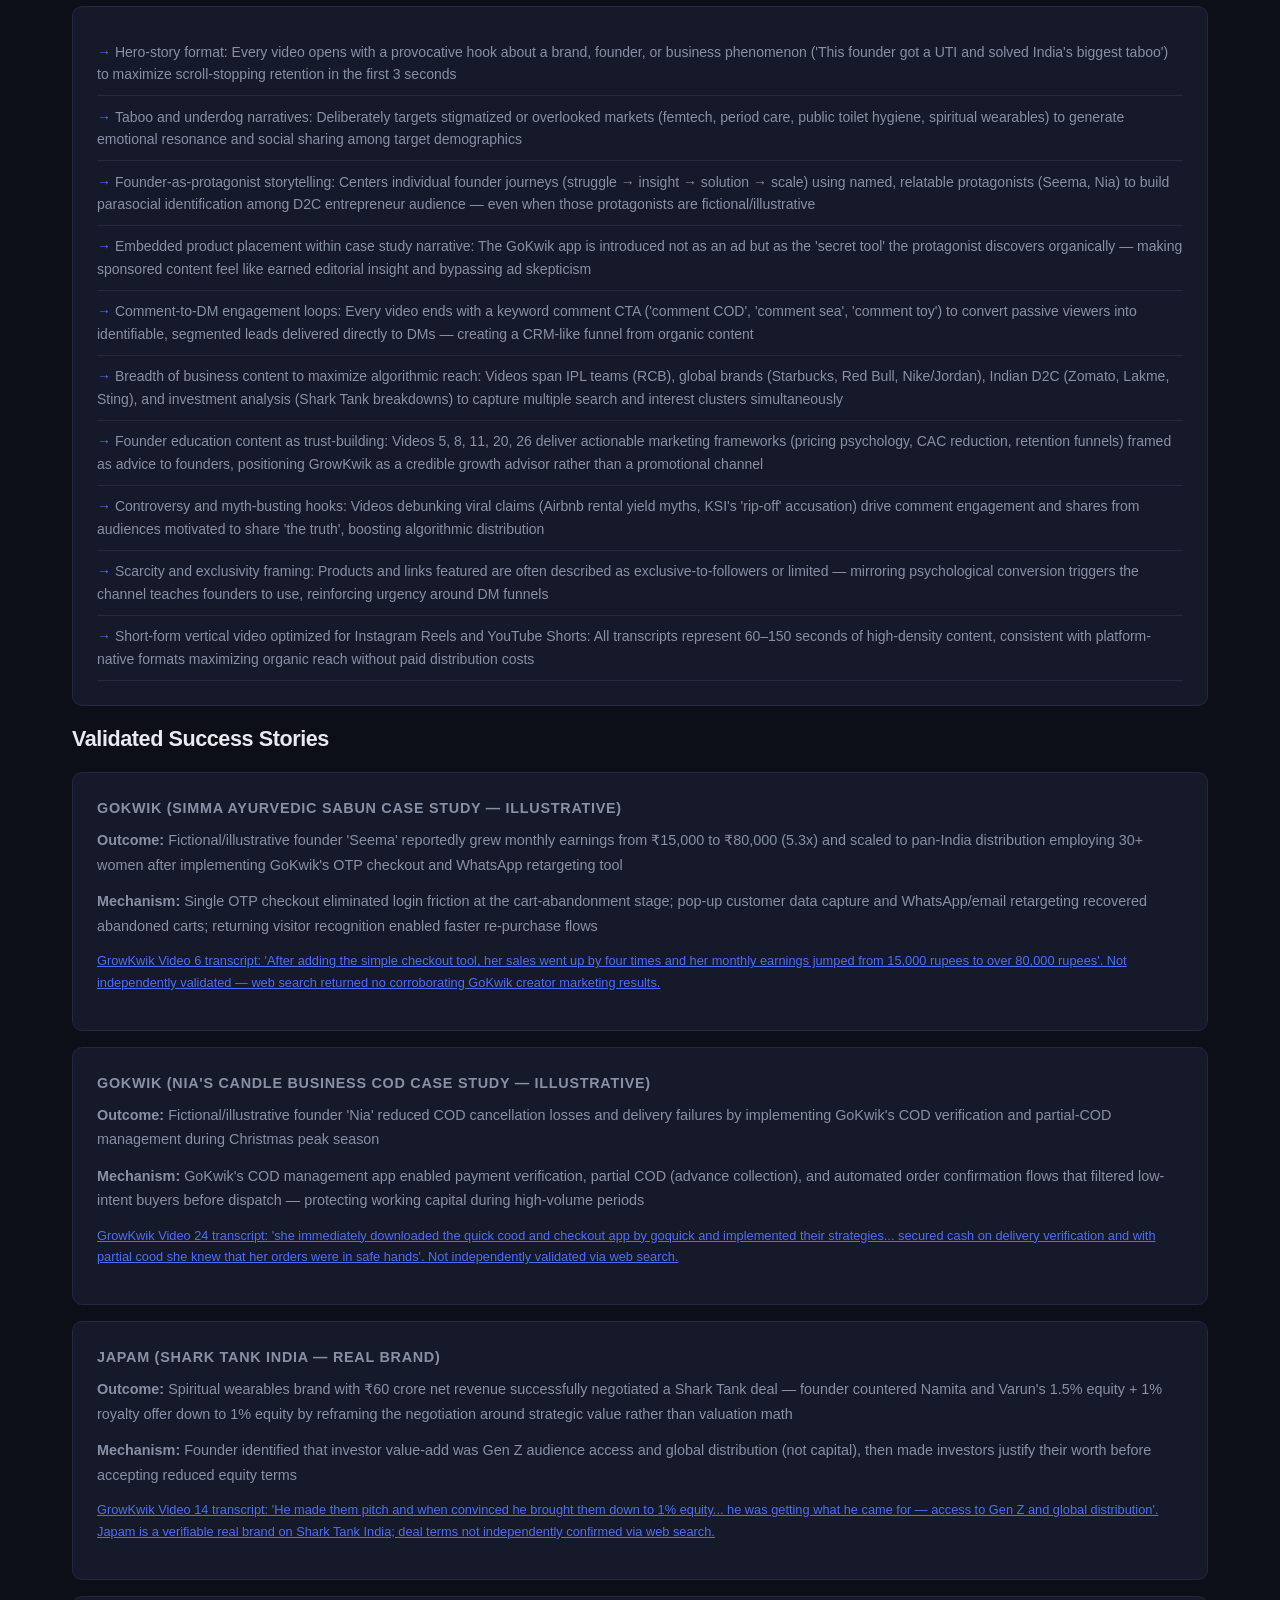
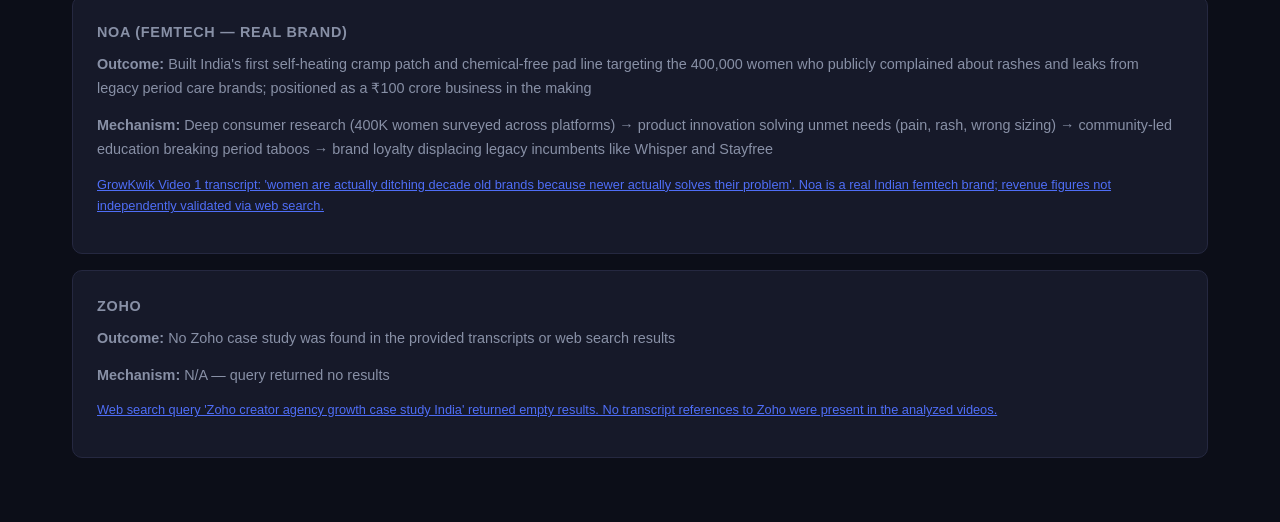
<file: site/agency.html>
<!DOCTYPE html>
<html lang="en">
<head>
  <meta charset="UTF-8">
  <title>Agency Model — GoKwik Intelligence</title>
  <link rel="stylesheet" href="assets/style.css">
</head>
<body>
<nav>
  <a class="brand" href="index.html">GoKwik Intelligence</a>
  <a href="index.html">Overview</a>
  <a href="agency.html" class="active">Agency Model</a>
  <a href="content.html">Content</a>
  <a href="audience.html">Audience</a>
  <a href="value-map.html">Value Map</a>
  <a href="engagement.html">Engagement</a>
</nav>
<div class="container">
  <h1>Agency Business Model</h1>
  <p class="subtitle" id="summary">Loading...</p>
  <h2>Revenue Streams</h2>
  <div id="revenue-streams"></div>
  <h2>Content Strategy Playbook</h2>
  <div class="card"><ul class="summary-list" id="playbook"></ul></div>
  <h2>Validated Success Stories</h2>
  <div id="success-stories"></div>
</div>
<script>
fetch('data/agency_context.json').then(r => r.json()).then(data => {
  document.getElementById('summary').textContent = data.business_model_summary || '';
  const conf = c => `<span class="confidence-${c}">${c}</span>`;
  document.getElementById('revenue-streams').innerHTML = (data.revenue_streams||[]).map(rs => `
    <div class="card">
      <h3>${rs.type} ${conf(rs.confidence)}</h3>
      <p>${rs.description}</p>
      <p style="font-size:0.8rem;font-style:italic">${rs.evidence}</p>
    </div>`).join('');
  document.getElementById('playbook').innerHTML = (data.content_strategy_playbook||[]).map(p => `<li>${p}</li>`).join('');
  document.getElementById('success-stories').innerHTML = (data.validated_success_stories||[]).map(s => `
    <div class="card">
      <h3>${s.brand}</h3>
      <p><strong>Outcome:</strong> ${s.outcome}</p>
      <p><strong>Mechanism:</strong> ${s.mechanism}</p>
      <p style="font-size:0.8rem"><a href="${s.source}" style="color:var(--accent)" target="_blank">${s.source}</a></p>
    </div>`).join('');
});
</script>
</body>
</html>
</file>
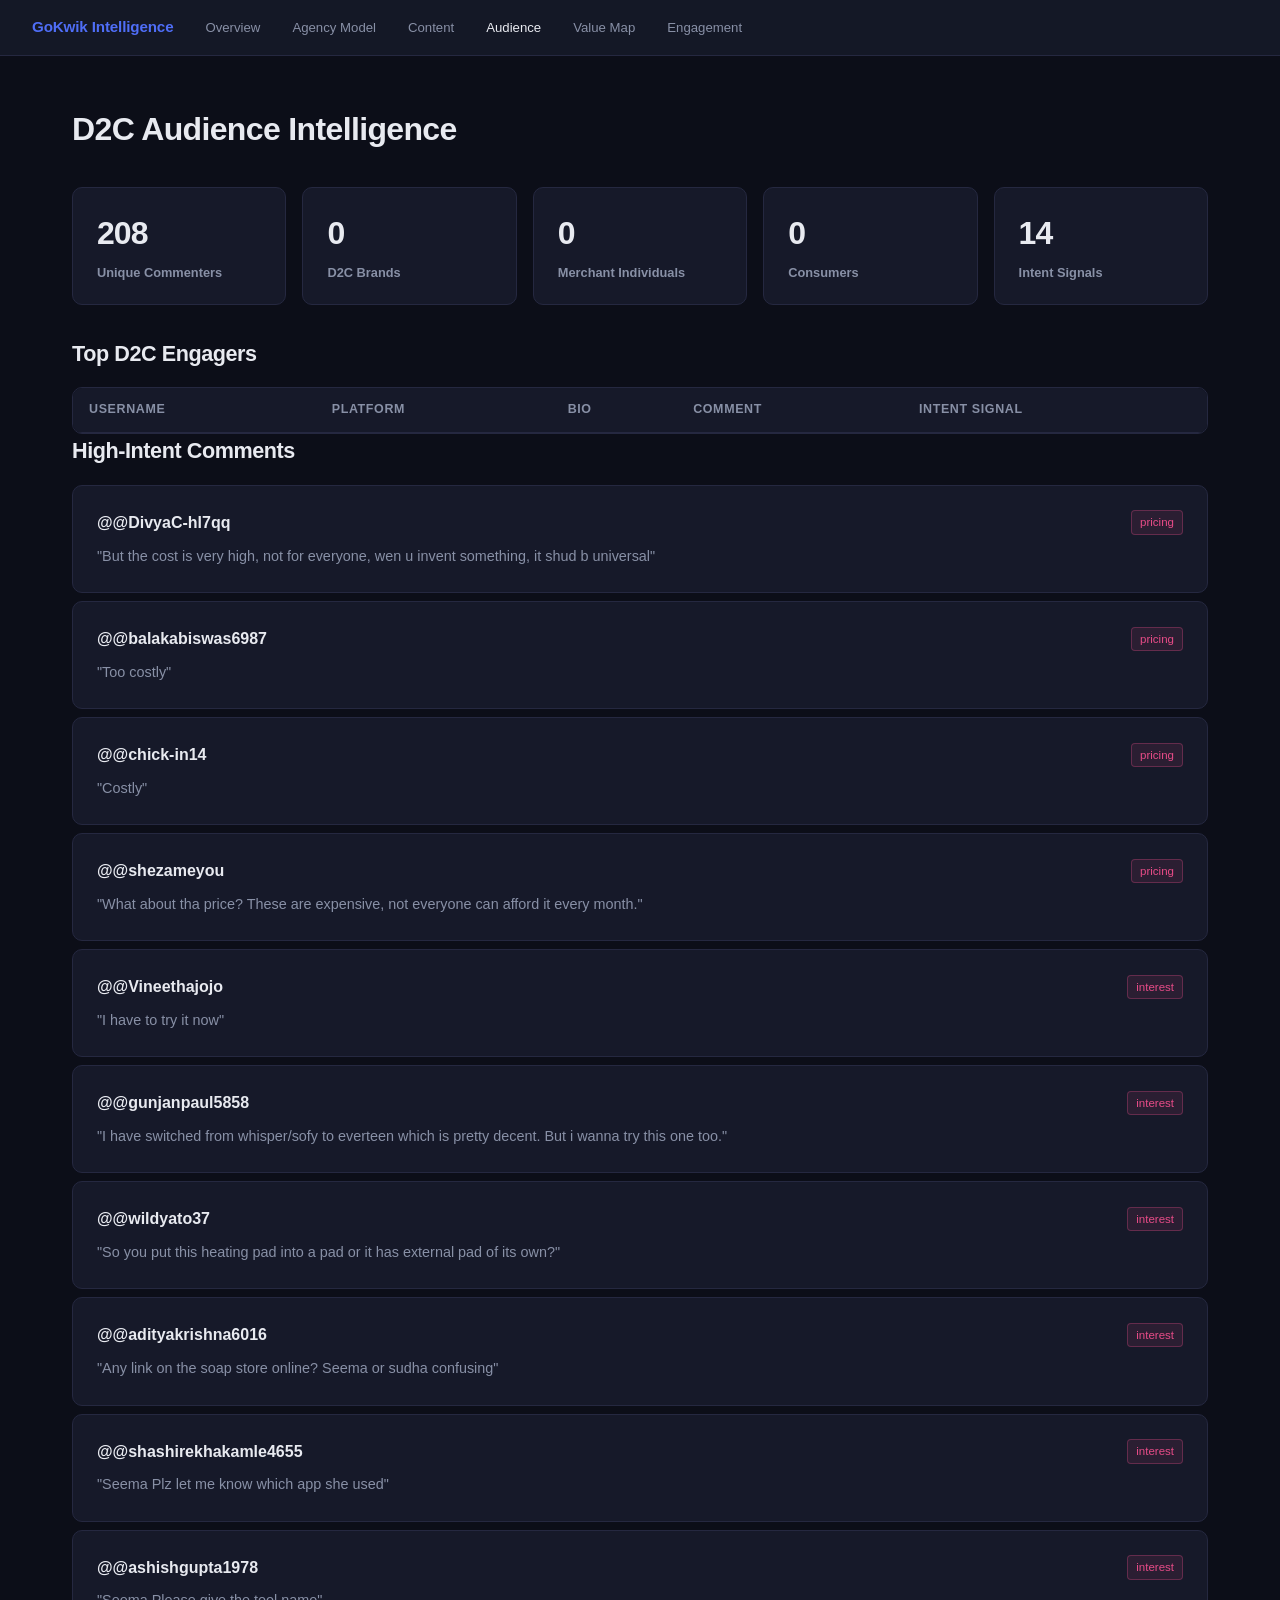
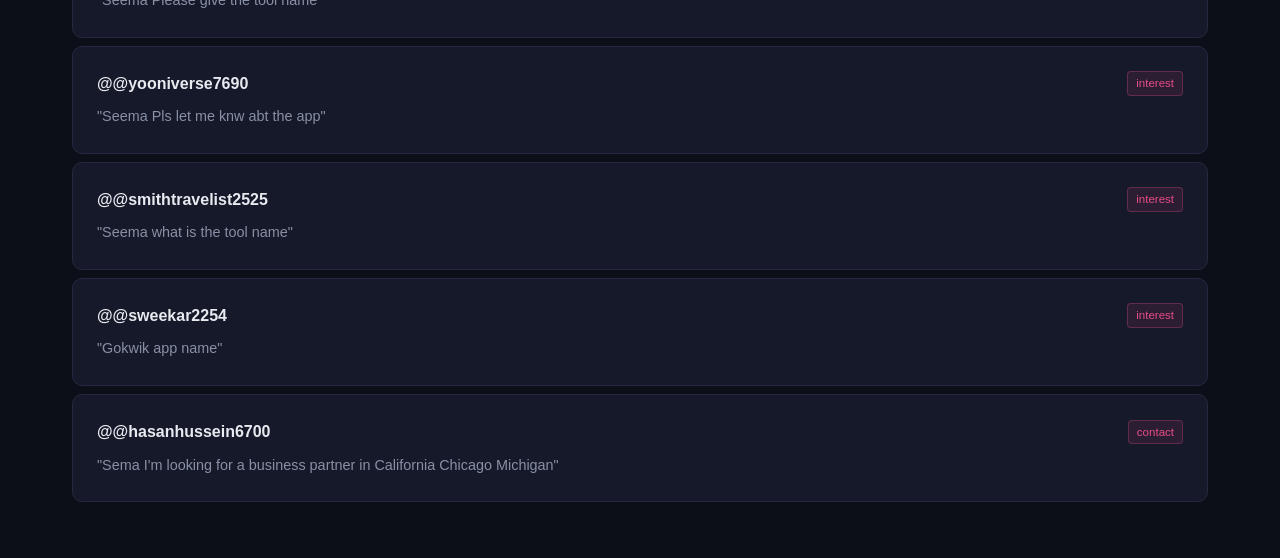
<file: site/audience.html>
<!DOCTYPE html>
<html lang="en">
<head>
  <meta charset="UTF-8">
  <title>Audience Intelligence — GoKwik Intelligence</title>
  <link rel="stylesheet" href="assets/style.css">
</head>
<body>
<nav>
  <a class="brand" href="index.html">GoKwik Intelligence</a>
  <a href="index.html">Overview</a>
  <a href="agency.html">Agency Model</a>
  <a href="content.html">Content</a>
  <a href="audience.html" class="active">Audience</a>
  <a href="value-map.html">Value Map</a>
  <a href="engagement.html">Engagement</a>
</nav>
<div class="container">
  <h1>D2C Audience Intelligence</h1>
  <div class="stat-grid" id="audience-stats"></div>
  <h2>Top D2C Engagers</h2>
  <div class="table-wrapper">
    <table>
      <thead><tr><th>Username</th><th>Platform</th><th>Bio</th><th>Comment</th><th>Intent Signal</th></tr></thead>
      <tbody id="engagers-table"></tbody>
    </table>
  </div>
  <h2>High-Intent Comments</h2>
  <div id="intent-comments"></div>
</div>
<script>
fetch('data/audience_profile.json').then(r => r.json()).then(data => {
  document.getElementById('audience-stats').innerHTML = `
    <div class="stat-card"><div class="value">${data.total_unique_commenters||0}</div><div class="label">Unique Commenters</div></div>
    <div class="stat-card"><div class="value">${data.d2c_brand_count||0}</div><div class="label">D2C Brands</div></div>
    <div class="stat-card"><div class="value">${data.merchant_individual_count||0}</div><div class="label">Merchant Individuals</div></div>
    <div class="stat-card"><div class="value">${data.consumer_count||0}</div><div class="label">Consumers</div></div>
    <div class="stat-card"><div class="value">${(data.intent_signal_comments||[]).length}</div><div class="label">Intent Signals</div></div>
  `;
  document.getElementById('engagers-table').innerHTML = (data.top_d2c_engagers||[]).map(e => `
    <tr>
      <td><strong>@${e.username}</strong></td>
      <td><span class="badge badge-blue">${e.platform}</span></td>
      <td style="font-size:0.8rem;color:var(--muted);max-width:200px">${e.bio||'—'}</td>
      <td style="font-size:0.8rem;max-width:250px">${e.comment||'—'}</td>
      <td>${e.intent_signal ? `<span class="intent-chip">${e.intent_signal}</span>` : '—'}</td>
    </tr>`).join('');
  document.getElementById('intent-comments').innerHTML = (data.intent_signal_comments||[]).map(c => `
    <div class="card" style="margin-bottom:0.5rem">
      <div style="display:flex;justify-content:space-between;align-items:center;margin-bottom:0.5rem">
        <strong>@${c.username}</strong>
        <span class="intent-chip">${c.signal_type}</span>
      </div>
      <p style="margin:0">"${c.comment}"</p>
    </div>`).join('');
});
</script>
</body>
</html>
</file>
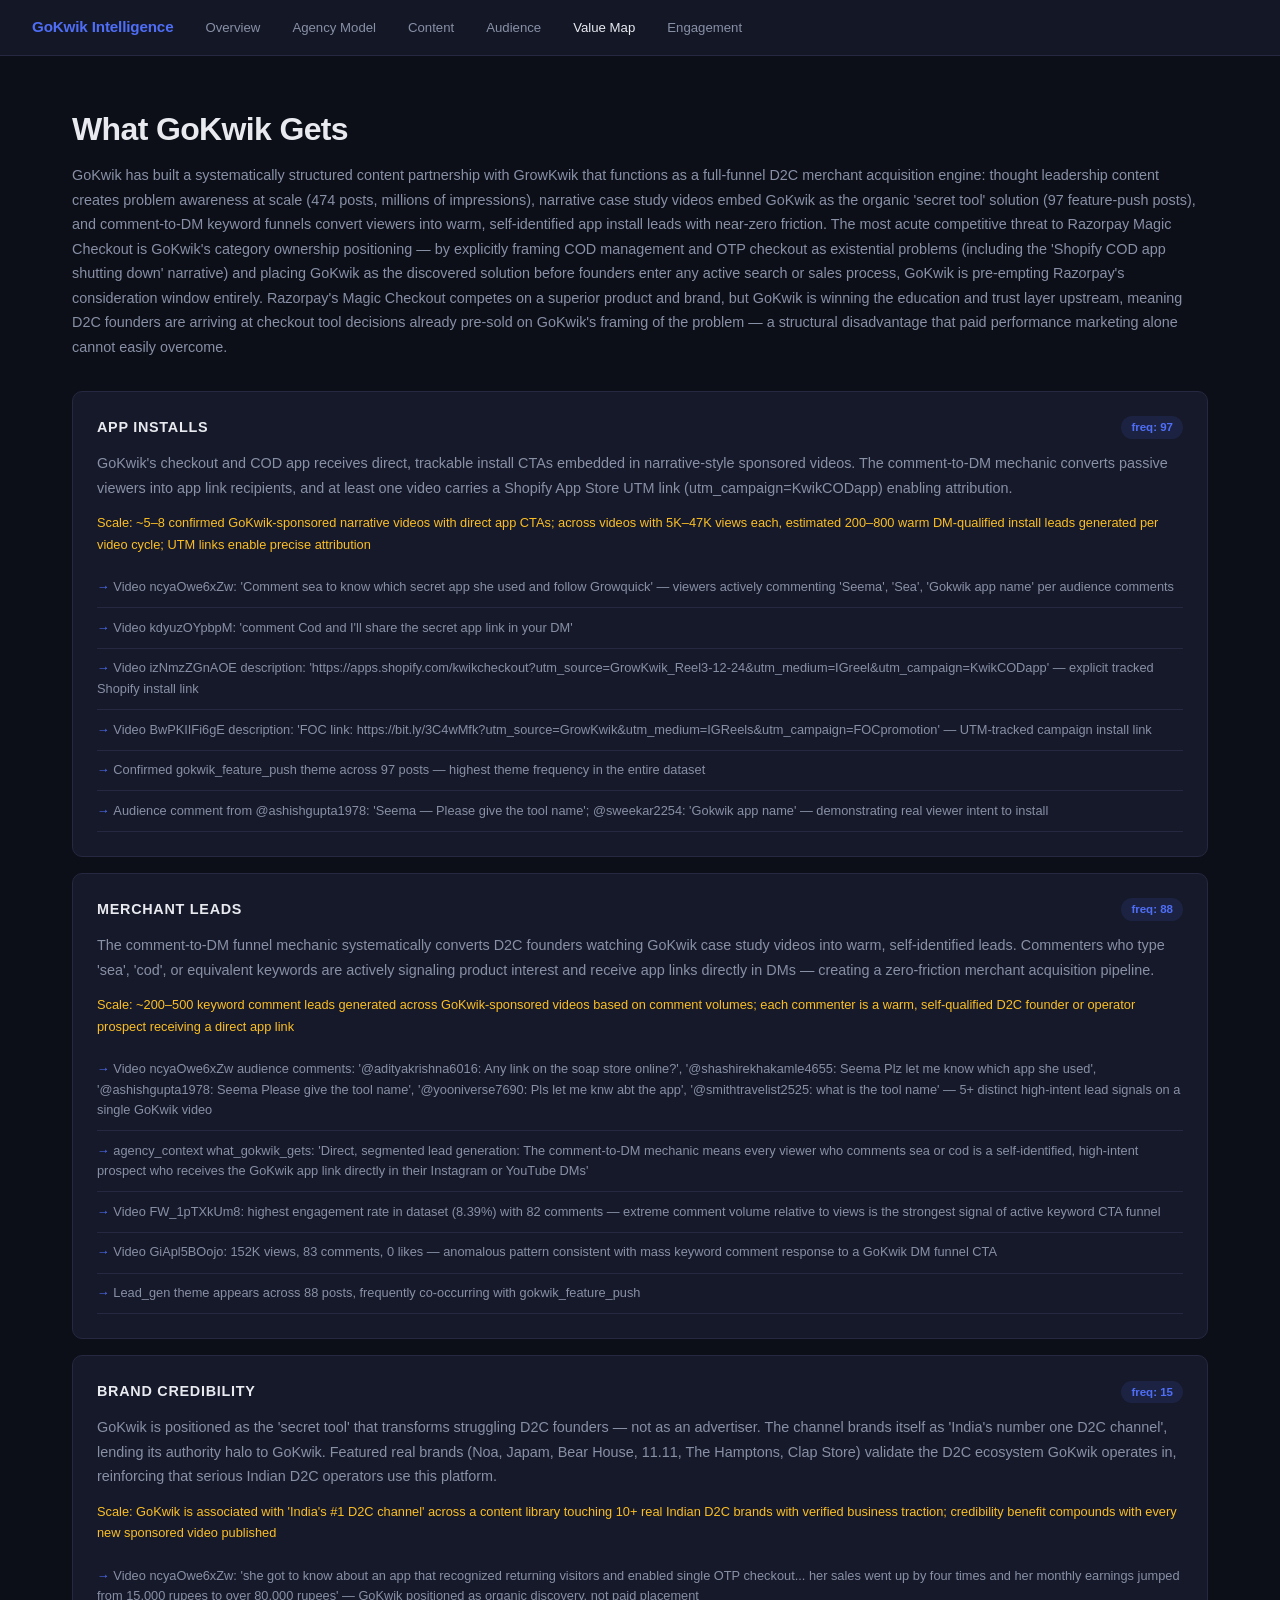
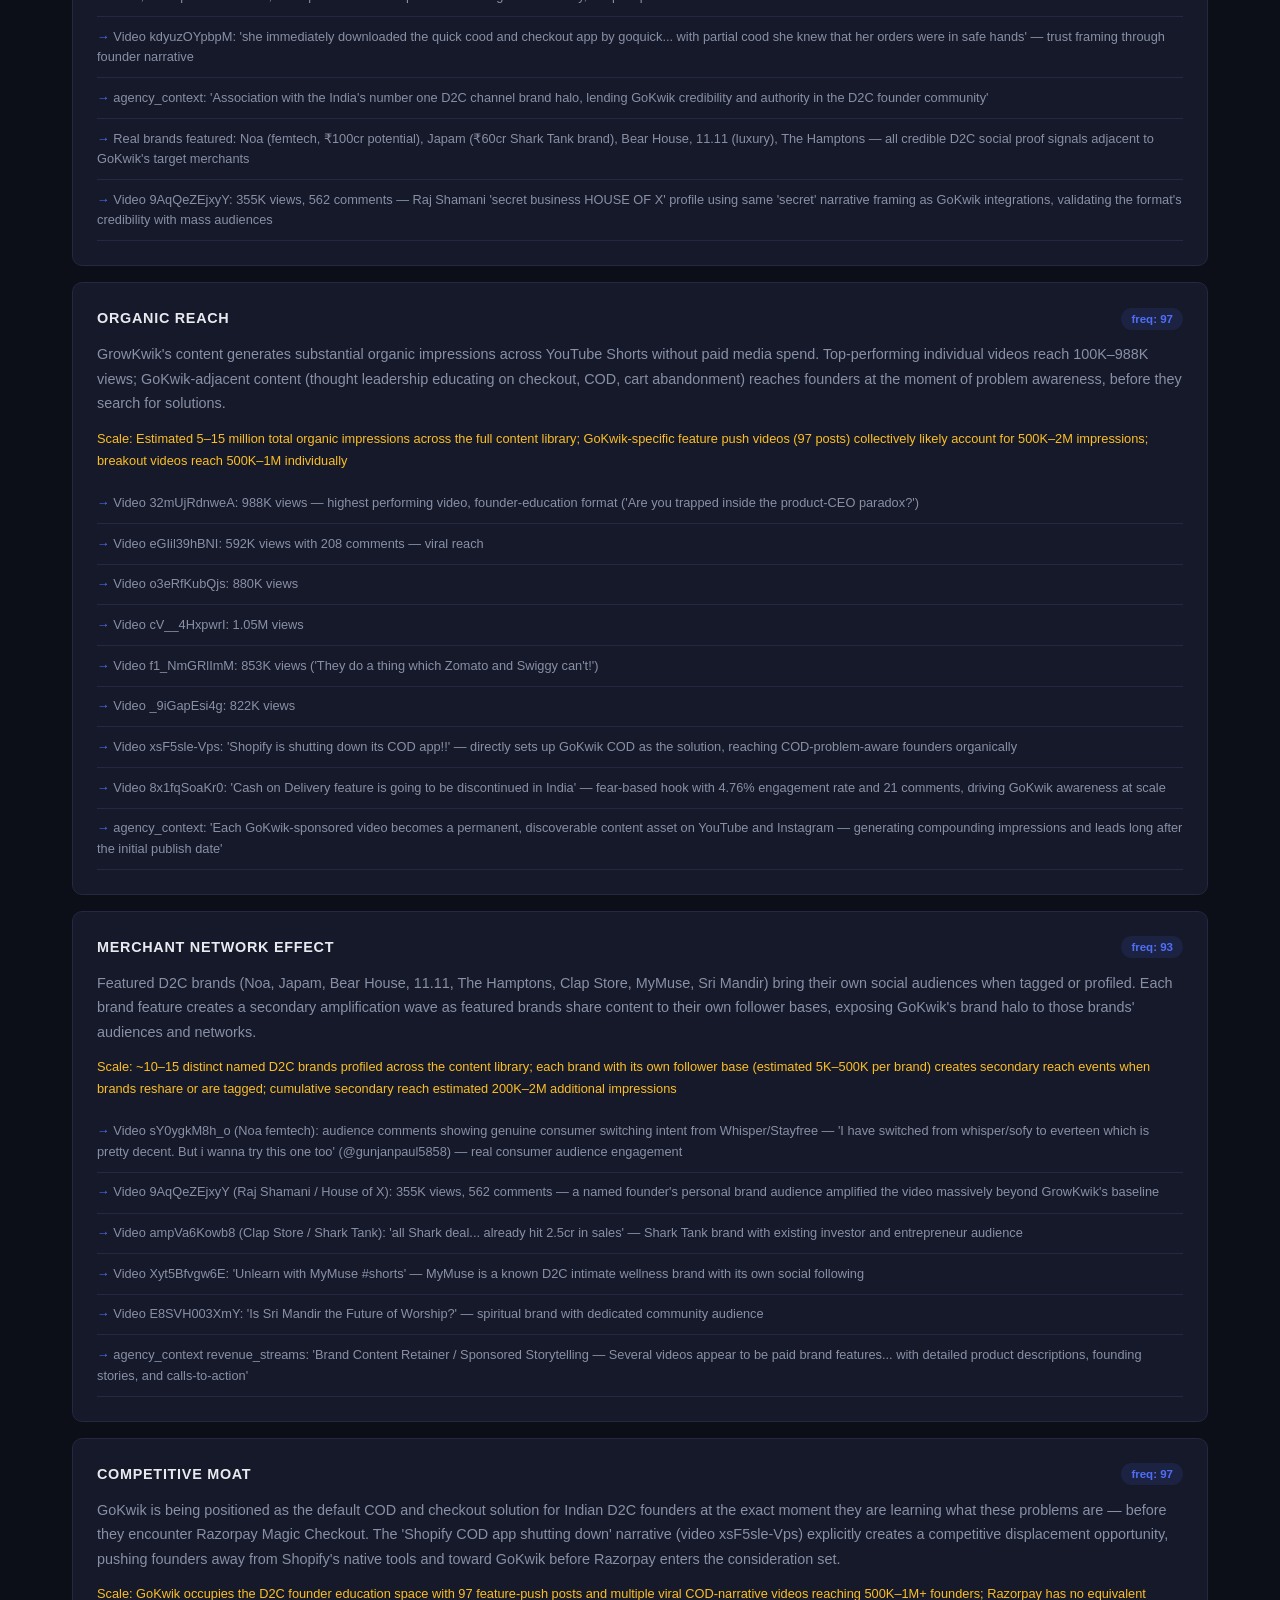
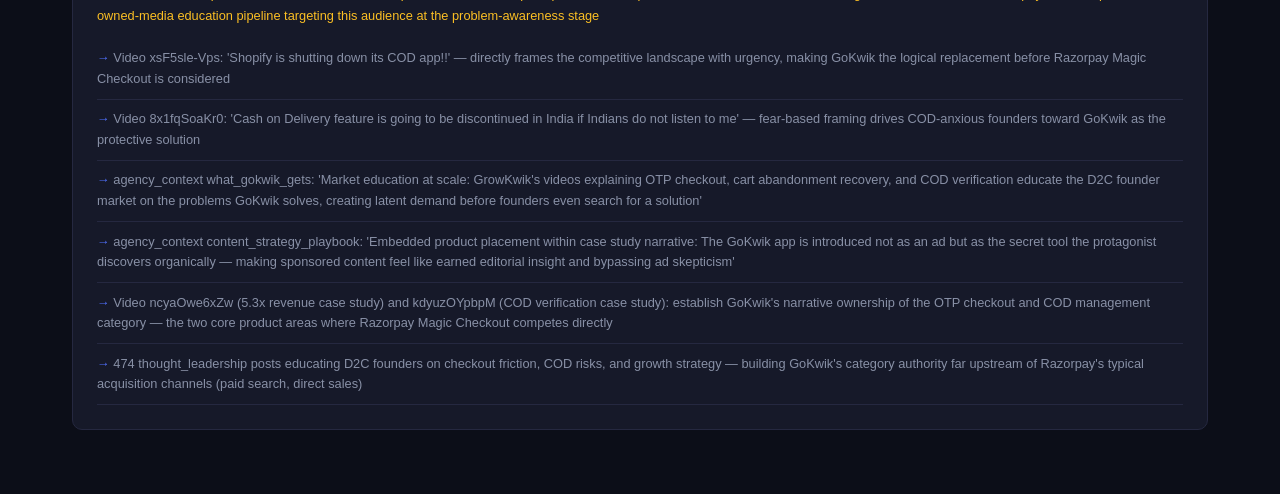
<file: site/value-map.html>
<!DOCTYPE html>
<html lang="en">
<head>
  <meta charset="UTF-8">
  <title>GoKwik Value Map — GoKwik Intelligence</title>
  <link rel="stylesheet" href="assets/style.css">
</head>
<body>
<nav>
  <a class="brand" href="index.html">GoKwik Intelligence</a>
  <a href="index.html">Overview</a>
  <a href="agency.html">Agency Model</a>
  <a href="content.html">Content</a>
  <a href="audience.html">Audience</a>
  <a href="value-map.html" class="active">Value Map</a>
  <a href="engagement.html">Engagement</a>
</nav>
<div class="container">
  <h1>What GoKwik Gets</h1>
  <p class="subtitle" id="assessment">Loading...</p>
  <div id="benefits"></div>
</div>
<script>
fetch('data/gokwik_value_map.json').then(r => r.json()).then(data => {
  document.getElementById('assessment').textContent = data.overall_strategic_assessment || '';
  document.getElementById('benefits').innerHTML = (data.benefits||[]).map(b => `
    <div class="card">
      <div style="display:flex;justify-content:space-between;align-items:center;margin-bottom:0.75rem">
        <h3 style="color:var(--text);margin:0">${b.type}</h3>
        <span class="badge badge-blue">freq: ${b.frequency||0}</span>
      </div>
      <p>${b.description}</p>
      <p style="font-size:0.8rem;color:var(--warning)">Scale: ${b.estimated_scale||'—'}</p>
      <ul class="summary-list" style="margin-top:0.5rem">
        ${(b.evidence||[]).map(e => `<li style="font-size:0.8rem">${e}</li>`).join('')}
      </ul>
    </div>`).join('');
});
</script>
</body>
</html>
</file>
<file: docs/assets/style.css>
/* ─── TOKENS ─────────────────────────────────────────────── */
:root {
  --bg:        #08080f;
  --surface:   #0f0f1a;
  --surface-2: #15151f;
  --border:    #1e1e2e;
  --border-2:  #2a2a3e;
  --gold:      #c8943a;
  --gold-lt:   #e8b96a;
  --gold-dim:  rgba(200,148,58,0.12);
  --text:      #ede8df;
  --muted:     #7a7468;
  --muted-2:   #5a5450;
  --danger:    #c94040;
  --warn:      #b87820;
  --ok:        #3a8a60;
  --serif:     'Cormorant Garamond', 'Georgia', 'Times New Roman', serif;
  --mono:      'DM Mono', 'SF Mono', 'Consolas', 'Courier New', monospace;
  --sans:      'Outfit', -apple-system, BlinkMacSystemFont, 'Segoe UI', sans-serif;
}

/* ─── RESET ──────────────────────────────────────────────── */
*, *::before, *::after { box-sizing: border-box; margin: 0; padding: 0; }
html { scroll-behavior: smooth; }
body {
  font-family: var(--sans);
  background: var(--bg);
  color: var(--text);
  line-height: 1.6;
  min-height: 100vh;
  font-size: 15px;
}
body::before {
  content: '';
  position: fixed;
  inset: 0;
  background-image: url("data:image/svg+xml,%3Csvg viewBox='0 0 512 512' xmlns='http://www.w3.org/2000/svg'%3E%3Cfilter id='n'%3E%3CfeTurbulence type='fractalNoise' baseFrequency='0.75' numOctaves='4' stitchTiles='stitch'/%3E%3C/filter%3E%3Crect width='100%25' height='100%25' filter='url(%23n)' opacity='1'/%3E%3C/svg%3E");
  opacity: 0.025;
  pointer-events: none;
  z-index: 999;
}

/* ─── NAV ────────────────────────────────────────────────── */
nav {
  position: sticky; top: 0; z-index: 200;
  background: rgba(8,8,15,0.92);
  backdrop-filter: blur(20px);
  border-bottom: 1px solid var(--border);
  padding: 0 2.5rem;
  display: flex; align-items: center;
  height: 52px; gap: 0;
}
.nav-brand {
  font-family: var(--serif); font-size: 1rem; font-weight: 600;
  color: var(--gold); text-decoration: none;
  letter-spacing: 0.04em; margin-right: auto; font-style: italic;
}
nav a {
  font-family: var(--mono); font-size: 0.62rem;
  letter-spacing: 0.08em; text-transform: uppercase;
  color: var(--muted); text-decoration: none;
  padding: 0 1rem; height: 52px;
  display: flex; align-items: center;
  border-right: 1px solid var(--border);
  transition: color 0.2s, background 0.2s;
}
nav a:first-of-type { border-left: 1px solid var(--border); }
nav a:hover { color: var(--text); background: var(--surface); }
nav a.active { color: var(--gold); background: var(--gold-dim); text-decoration: none; }

/* ─── LAYOUT ─────────────────────────────────────────────── */
.container       { max-width: 1280px; margin: 0 auto; padding: 3rem 2.5rem; }
.container-wide  { max-width: 1600px; margin: 0 auto; padding: 3rem 2.5rem; }
.container-narrow{ max-width: 860px;  margin: 0 auto; padding: 3rem 2.5rem; }

/* ─── SECTION LABELS ──────────────────────────────────────── */
.label {
  font-family: var(--mono); font-size: 0.6rem;
  letter-spacing: 0.2em; text-transform: uppercase;
  color: var(--gold); display: flex; align-items: center;
  gap: 0.75rem; margin-bottom: 1rem;
}
.label::after { content: ''; flex: 1; max-width: 60px; height: 1px; background: var(--gold); opacity: 0.4; }

/* ─── TYPOGRAPHY ──────────────────────────────────────────── */
h1 { font-family: var(--serif); font-size: clamp(2.5rem, 6vw, 5rem); font-weight: 300; line-height: 1.05; letter-spacing: -0.02em; color: var(--text); }
h1 em { font-style: italic; color: var(--gold); }
h2 { font-family: var(--serif); font-size: clamp(1.5rem, 3vw, 2.5rem); font-weight: 400; letter-spacing: -0.01em; color: var(--text); margin-bottom: 0.5rem; }
h3 { font-family: var(--mono); font-size: 0.68rem; letter-spacing: 0.12em; text-transform: uppercase; color: var(--muted); margin-bottom: 0.75rem; }
p { color: var(--muted); line-height: 1.75; margin-bottom: 0.75rem; font-size: 0.9rem; }
strong { color: var(--text); font-weight: 500; }
em { color: var(--gold-lt); font-style: italic; }
a { color: var(--gold); text-decoration: none; }
a:hover { text-decoration: underline; }

/* ─── DIVIDERS ────────────────────────────────────────────── */
.divider {
  display: flex; align-items: center; gap: 1.5rem; margin: 3rem 0;
  color: var(--muted-2); font-family: var(--mono);
  font-size: 0.55rem; letter-spacing: 0.3em; text-transform: uppercase;
}
.divider::before, .divider::after { content: ''; flex: 1; height: 1px; background: var(--border); }

/* ─── STAT GRID ───────────────────────────────────────────── */
.stat-grid { display: grid; grid-template-columns: repeat(auto-fit, minmax(160px, 1fr)); gap: 1px; background: var(--border); border: 1px solid var(--border); margin: 2rem 0; }
.stat-cell { background: var(--surface); padding: 1.5rem 1.25rem; transition: background 0.2s; }
.stat-cell:hover { background: var(--surface-2); }
.stat-cell.gold { background: var(--gold-dim); }
.stat-num { font-family: var(--serif); font-size: 2.75rem; font-weight: 300; line-height: 1; color: var(--text); letter-spacing: -0.03em; margin-bottom: 0.5rem; display: block; }
.stat-cell.gold .stat-num { color: var(--gold-lt); }
.stat-name { font-family: var(--mono); font-size: 0.6rem; letter-spacing: 0.1em; text-transform: uppercase; color: var(--muted); display: block; }
.stat-sub { font-size: 0.72rem; color: var(--muted-2); margin-top: 0.3rem; display: block; line-height: 1.4; }

/* ─── CARDS ───────────────────────────────────────────────── */
.card { background: var(--surface); border: 1px solid var(--border); padding: 1.5rem; margin-bottom: 1rem; }
.card-gold { border-color: rgba(200,148,58,0.3); background: rgba(200,148,58,0.04); }

/* ─── RISK BLOCKS ─────────────────────────────────────────── */
.risk-block { display: grid; grid-template-columns: 80px 1fr; gap: 1.5rem; padding: 1.5rem; border-left: 3px solid var(--border); margin-bottom: 1px; background: var(--surface); align-items: start; }
.risk-block.critical { border-color: var(--danger); }
.risk-block.high     { border-color: var(--warn); }
.risk-block.medium   { border-color: var(--gold); }
.risk-tag { font-family: var(--mono); font-size: 0.58rem; letter-spacing: 0.12em; text-transform: uppercase; padding: 0.3rem 0.5rem; border: 1px solid currentColor; text-align: center; }
.risk-tag.critical { color: var(--danger); }
.risk-tag.high     { color: var(--warn); }
.risk-tag.medium   { color: var(--gold); }
.risk-body strong { color: var(--text); display: block; margin-bottom: 0.4rem; font-size: 0.95rem; }
.risk-body p { margin: 0; font-size: 0.85rem; }

/* ─── OPTIONS ─────────────────────────────────────────────── */
.options-row { display: grid; grid-template-columns: repeat(3, 1fr); gap: 1px; background: var(--border); border: 1px solid var(--border); margin: 1.5rem 0; }
@media (max-width: 800px) { .options-row { grid-template-columns: 1fr; } }
.option-box { background: var(--surface); padding: 2rem 1.5rem; display: flex; flex-direction: column; gap: 1rem; transition: background 0.2s; }
.option-box:hover { background: var(--surface-2); }
.option-box.featured { background: var(--gold-dim); }
.option-n { font-family: var(--serif); font-size: 4rem; font-weight: 300; line-height: 1; color: var(--border-2); letter-spacing: -0.04em; }
.option-box.featured .option-n { color: rgba(200,148,58,0.3); }
.option-title { font-size: 1rem; font-weight: 500; color: var(--text); line-height: 1.3; }
.option-speed { font-family: var(--mono); font-size: 0.62rem; letter-spacing: 0.08em; color: var(--gold); text-transform: uppercase; }
.option-body { font-size: 0.85rem; color: var(--muted); line-height: 1.6; flex: 1; }
.option-pros { font-size: 0.78rem; line-height: 1.5; color: var(--ok); }
.option-cons { font-size: 0.78rem; line-height: 1.5; color: var(--muted-2); }

/* ─── PLAYBOOK ────────────────────────────────────────────── */
.playbook { display: grid; grid-template-columns: repeat(4, 1fr); gap: 0; background: var(--border); border: 1px solid var(--border); margin: 1.5rem 0; }
@media (max-width: 900px) { .playbook { grid-template-columns: 1fr 1fr; } }
.play-step { background: var(--surface); padding: 1.75rem 1.25rem; border-right: 1px solid var(--border); }
.play-step:last-child { border-right: none; }
.play-n { font-family: var(--mono); font-size: 0.6rem; letter-spacing: 0.15em; color: var(--gold); margin-bottom: 0.75rem; display: block; }
.play-icon { font-size: 1.75rem; margin-bottom: 0.75rem; display: block; }
.play-title { font-size: 0.9rem; font-weight: 500; color: var(--text); margin-bottom: 0.5rem; }
.play-body { font-size: 0.78rem; color: var(--muted); line-height: 1.55; }

/* ─── CALLOUT ─────────────────────────────────────────────── */
.callout { border-left: 2px solid var(--gold); padding: 1rem 1.25rem; background: var(--gold-dim); margin: 1.5rem 0; font-size: 0.875rem; color: var(--text); line-height: 1.65; }
.callout strong { color: var(--gold-lt); }

/* ─── CHARTS ──────────────────────────────────────────────── */
.chart-grid { display: grid; grid-template-columns: 1fr 1fr; gap: 1px; background: var(--border); border: 1px solid var(--border); margin: 1.5rem 0; }
@media (max-width: 760px) { .chart-grid { grid-template-columns: 1fr; } }
.chart-box { background: var(--surface); padding: 1.5rem; }
.chart-container { position: relative; }

/* ─── BADGE ───────────────────────────────────────────────── */
.badge { display: inline-block; font-family: var(--mono); font-size: 0.6rem; letter-spacing: 0.08em; text-transform: uppercase; padding: 0.15rem 0.5rem; border: 1px solid currentColor; }
.badge-gold { color: var(--gold); } .badge-blue { color: #5888d0; } .badge-green { color: var(--ok); } .badge-red { color: var(--danger); } .badge-muted { color: var(--muted); }

/* ─── TABLE ───────────────────────────────────────────────── */
.table-wrap { overflow-x: auto; border: 1px solid var(--border); }
table { width: 100%; border-collapse: collapse; font-size: 0.82rem; }
thead { background: var(--surface-2); }
th { font-family: var(--mono); font-size: 0.6rem; letter-spacing: 0.1em; text-transform: uppercase; color: var(--muted); padding: 0.75rem 1rem; text-align: left; border-bottom: 1px solid var(--border); white-space: nowrap; position: sticky; top: 52px; background: var(--surface-2); }
td { padding: 0.65rem 1rem; border-bottom: 1px solid var(--border); color: var(--text); vertical-align: middle; }
tr:hover td { background: var(--surface); }
.td-muted { color: var(--muted); font-size: 0.78rem; }
.td-title { max-width: 280px; white-space: nowrap; overflow: hidden; text-overflow: ellipsis; font-size: 0.82rem; }
.yt-link { color: var(--gold); font-family: var(--mono); font-size: 0.65rem; letter-spacing: 0.05em; }
.yt-link:hover { color: var(--gold-lt); text-decoration: none; }

/* ─── FILTER BAR ──────────────────────────────────────────── */
.filter-bar { display: flex; gap: 1px; background: var(--border); border: 1px solid var(--border); margin-bottom: 1.5rem; flex-wrap: wrap; }
.filter-bar select, .filter-bar input { background: var(--surface); border: none; color: var(--text); padding: 0.6rem 1rem; font-family: var(--mono); font-size: 0.7rem; letter-spacing: 0.06em; outline: none; cursor: pointer; }
.filter-bar select:focus, .filter-bar input:focus { background: var(--surface-2); }

/* ─── THEME CHIP ───────────────────────────────────────────── */
.theme-chip { display: inline-block; font-family: var(--mono); font-size: 0.58rem; letter-spacing: 0.06em; text-transform: uppercase; padding: 0.15rem 0.5rem; border: 1px solid; white-space: nowrap; }
.theme-chip.gokwik_feature_push  { color: #e05080; border-color: rgba(224,80,128,0.4);  background: rgba(224,80,128,0.06); }
.theme-chip.thought_leadership    { color: #5888d0; border-color: rgba(88,136,208,0.4);  background: rgba(88,136,208,0.06); }
.theme-chip.brand_integration     { color: #a070d0; border-color: rgba(160,112,208,0.4); background: rgba(160,112,208,0.06); }
.theme-chip.merchant_testimonial  { color: var(--ok);   border-color: rgba(58,138,96,0.4);  background: rgba(58,138,96,0.06); }
.theme-chip.lead_gen              { color: var(--gold);  border-color: rgba(200,148,58,0.4); background: rgba(200,148,58,0.06); }
.theme-chip.community_building    { color: var(--warn);  border-color: rgba(184,120,32,0.4); background: rgba(184,120,32,0.06); }
.theme-chip.unknown               { color: var(--muted); border-color: rgba(122,116,104,0.4); background: transparent; }

.channel-chip { display: inline-block; font-family: var(--mono); font-size: 0.58rem; letter-spacing: 0.06em; text-transform: uppercase; padding: 0.15rem 0.5rem; border: 1px solid; }
.channel-chip.growkwik { color: var(--gold); border-color: rgba(200,148,58,0.5); }
.channel-chip.gokwik   { color: #5888d0;    border-color: rgba(88,136,208,0.5); }

/* ─── BIZ MODEL ───────────────────────────────────────────── */
.bm-grid { display: grid; grid-template-columns: repeat(auto-fit, minmax(240px, 1fr)); gap: 1px; background: var(--border); border: 1px solid var(--border); margin: 1.5rem 0; }
.bm-cell { background: var(--surface); padding: 1.75rem; transition: background 0.2s; }
.bm-cell:hover { background: var(--surface-2); }
.bm-icon { font-size: 1.5rem; margin-bottom: 1rem; display: block; }
.bm-title { font-size: 0.95rem; font-weight: 500; color: var(--text); margin-bottom: 0.5rem; }
.bm-conf { font-family: var(--mono); font-size: 0.58rem; letter-spacing: 0.1em; text-transform: uppercase; }
.conf-high { color: var(--ok); } .conf-med { color: var(--warn); } .conf-low { color: var(--muted); }
.bm-desc { font-size: 0.82rem; color: var(--muted); line-height: 1.6; margin-top: 0.5rem; }

/* ─── CHANNEL COMPARE ─────────────────────────────────────── */
.channel-split { display: grid; grid-template-columns: 1fr 1fr; gap: 1px; background: var(--border); border: 1px solid var(--border); margin: 1.5rem 0; }
@media (max-width: 680px) { .channel-split { grid-template-columns: 1fr; } }
.channel-panel { background: var(--surface); padding: 2rem; }
.channel-panel.growkwik { border-top: 3px solid var(--gold); }
.channel-panel.gokwik   { border-top: 3px solid #5888d0; }
.channel-name { font-family: var(--serif); font-size: 1.5rem; font-weight: 400; margin-bottom: 0.25rem; }
.channel-sub { font-family: var(--mono); font-size: 0.65rem; letter-spacing: 0.08em; color: var(--muted); text-transform: uppercase; margin-bottom: 1.25rem; }
.channel-stat { display: flex; justify-content: space-between; padding: 0.5rem 0; border-bottom: 1px solid var(--border); font-size: 0.82rem; }
.channel-stat .key { color: var(--muted); } .channel-stat .val { color: var(--text); font-weight: 500; }

/* ─── STORY ───────────────────────────────────────────────── */
.story-block { display: grid; grid-template-columns: 80px 1fr; gap: 2rem; padding: 2rem 0; border-top: 1px solid var(--border); }
.story-num { font-family: var(--serif); font-size: 3.5rem; font-weight: 300; color: var(--border-2); line-height: 1; text-align: right; padding-top: 0.2rem; }
.story-text p { font-size: 0.95rem; color: var(--muted); line-height: 1.8; }
.story-text p + p { margin-top: 0.75rem; }
.story-text strong { color: var(--text); } .story-text em { font-style: italic; color: var(--gold-lt); }

/* ─── PAGE HERO ───────────────────────────────────────────── */
.page-hero { padding: 4rem 2.5rem 2rem; max-width: 1280px; margin: 0 auto; border-bottom: 1px solid var(--border); }
.page-hero .eyebrow { font-family: var(--mono); font-size: 0.6rem; letter-spacing: 0.2em; text-transform: uppercase; color: var(--gold); margin-bottom: 1.25rem; display: flex; align-items: center; gap: 0.75rem; }
.page-hero .eyebrow::before { content: '//'; opacity: 0.5; }

/* ─── INSIGHT GRID ────────────────────────────────────────── */
.insight-row { display: grid; grid-template-columns: repeat(auto-fit, minmax(190px, 1fr)); gap: 1px; background: var(--border); border: 1px solid var(--border); margin: 1rem 0; }
.insight-cell { background: var(--surface); padding: 1rem; display: flex; align-items: center; gap: 0.75rem; }
.insight-dot { width: 8px; height: 8px; border-radius: 50%; flex-shrink: 0; }
.insight-name { font-size: 0.78rem; font-weight: 500; color: var(--text); text-transform: capitalize; }
.insight-stats { font-family: var(--mono); font-size: 0.62rem; color: var(--muted); margin-top: 0.15rem; }

/* ─── FOOTER ──────────────────────────────────────────────── */
.site-footer { border-top: 1px solid var(--border); padding: 2rem 2.5rem; display: flex; justify-content: space-between; align-items: center; flex-wrap: wrap; gap: 1rem; }
.footer-text { font-family: var(--mono); font-size: 0.6rem; letter-spacing: 0.08em; color: var(--muted-2); text-transform: uppercase; }
.footer-links { display: flex; gap: 1.5rem; }
.footer-links a { font-family: var(--mono); font-size: 0.62rem; letter-spacing: 0.06em; color: var(--muted); text-transform: uppercase; }
.footer-links a:hover { color: var(--gold); text-decoration: none; }

.section { margin-bottom: 4rem; }

/* legacy compat */
.summary-list { list-style: none; }
.summary-list li { padding: 0.6rem 0; border-bottom: 1px solid var(--border); color: var(--muted); font-size: 0.875rem; }
.summary-list li::before { content: "→ "; color: var(--gold); font-weight: 700; }
.confidence-high { color: var(--ok); font-weight: 600; }
.confidence-medium { color: var(--warn); font-weight: 600; }
.confidence-low { color: var(--muted); font-weight: 600; }
.intent-chip { display: inline-block; background: rgba(200,148,58,0.1); color: var(--gold-lt); border: 1px solid rgba(200,148,58,0.3); border-radius: 4px; padding: 2px 8px; font-size: 0.72rem; }

/* ─── MOBILE RESPONSIVE ───────────────────────────────────── */
@media (max-width: 768px) {
  nav { padding: 0 1rem; gap: 0; overflow-x: auto; }
  nav a { padding: 0 0.6rem; font-size: 0.55rem; white-space: nowrap; }
  .nav-brand { flex-shrink: 0; font-size: 0.85rem; margin-right: 0.5rem; }
  .container, .container-wide, .container-narrow { padding: 1.5rem 1rem; }
  .page-hero { padding: 2rem 1rem 1.5rem; }
  h1 { font-size: 2rem; }
  h2 { font-size: 1.25rem; }
  .stat-grid { grid-template-columns: 1fr 1fr; }
  .playbook { grid-template-columns: 1fr 1fr; }
  .chart-grid { grid-template-columns: 1fr; }
  .options-row { grid-template-columns: 1fr; }
  .channel-split { grid-template-columns: 1fr; }
  .bm-grid { grid-template-columns: 1fr; }
  .insight-row { grid-template-columns: 1fr 1fr; }
  .risk-block { grid-template-columns: 60px 1fr; gap: 0.75rem; padding: 1rem; }
  .story-block { grid-template-columns: 50px 1fr; gap: 1rem; }
  .story-num { font-size: 2.5rem; }
  .table-wrap { font-size: 0.75rem; }
  th, td { padding: 0.5rem 0.6rem; }
  .site-footer { flex-direction: column; gap: 0.75rem; text-align: center; padding: 1.5rem 1rem; }
  .footer-links { flex-wrap: wrap; justify-content: center; gap: 0.75rem; }
  .divider { margin: 1.5rem 0; }
  .section { margin-bottom: 2.5rem; }
}

@media (max-width: 480px) {
  .stat-grid { grid-template-columns: 1fr; }
  .playbook { grid-template-columns: 1fr; }
  nav a { font-size: 0.5rem; padding: 0 0.4rem; }
  h1 { font-size: 1.6rem; }
}
</file>
<file: site/assets/style.css>
:root {
  --bg: #0c0e18;
  --surface: #161929;
  --surface-2: #1e2235;
  --border: #252840;
  --accent: #4f6ef7;
  --accent-2: #e84c88;
  --text: #e8eaf0;
  --muted: #8890a6;
  --success: #34d399;
  --warning: #fbbf24;
  --danger: #f87171;
}

* { box-sizing: border-box; margin: 0; padding: 0; }

body {
  font-family: -apple-system, BlinkMacSystemFont, "Segoe UI", sans-serif;
  background: var(--bg);
  color: var(--text);
  line-height: 1.6;
}

/* NAV */
nav {
  background: rgba(22,25,41,0.92);
  backdrop-filter: blur(12px);
  border-bottom: 1px solid var(--border);
  padding: 0 2rem;
  display: flex;
  align-items: center;
  gap: 2rem;
  height: 56px;
  position: sticky;
  top: 0;
  z-index: 100;
}
nav .brand { font-weight: 700; color: var(--accent); font-size: 0.95rem; text-decoration: none; letter-spacing: -0.01em; }
nav a { color: var(--muted); text-decoration: none; font-size: 0.825rem; transition: color 0.15s; }
nav a:hover, nav a.active { color: var(--text); }

/* HERO */
.hero {
  background: linear-gradient(135deg, #0c0e18 0%, #131729 40%, #1a1040 100%);
  border-bottom: 1px solid var(--border);
  padding: 4rem 2rem 3.5rem;
  text-align: center;
  position: relative;
  overflow: hidden;
}
.hero::before {
  content: '';
  position: absolute;
  top: -100px; left: 50%; transform: translateX(-50%);
  width: 600px; height: 600px;
  background: radial-gradient(circle, rgba(79,110,247,0.12) 0%, transparent 70%);
  pointer-events: none;
}
.hero-label {
  font-size: 0.7rem;
  letter-spacing: 0.12em;
  color: var(--muted);
  margin-bottom: 1.25rem;
  text-transform: uppercase;
}
.hero-title {
  font-size: clamp(1.75rem, 4vw, 2.75rem);
  font-weight: 800;
  line-height: 1.15;
  letter-spacing: -0.03em;
  margin-bottom: 1rem;
  color: var(--text);
}
.accent { color: var(--accent); }
.hero-sub {
  font-size: 1.05rem;
  color: var(--muted);
  max-width: 640px;
  margin: 0 auto 1.25rem;
  line-height: 1.6;
}
.hero-meta {
  font-size: 0.75rem;
  color: #525870;
  letter-spacing: 0.02em;
}

/* CONTAINER & SECTIONS */
.container { max-width: 1200px; margin: 0 auto; padding: 3rem 2rem; }

.section { margin-bottom: 4rem; }
.section-tag {
  font-size: 0.65rem;
  letter-spacing: 0.15em;
  text-transform: uppercase;
  color: var(--accent);
  margin-bottom: 0.5rem;
  font-weight: 700;
}

h1 { font-size: 2rem; font-weight: 800; margin-bottom: 0.5rem; letter-spacing: -0.02em; }
h2 { font-size: 1.35rem; font-weight: 700; margin-bottom: 1rem; color: var(--text); letter-spacing: -0.02em; }
h3 { font-size: 0.9rem; font-weight: 600; color: var(--muted); margin-bottom: 0.5rem; text-transform: uppercase; letter-spacing: 0.05em; }
p { color: var(--muted); font-size: 0.9rem; margin-bottom: 0.75rem; line-height: 1.7; }

.section-intro { color: var(--muted); font-size: 0.9rem; margin-bottom: 1.5rem; max-width: 720px; }
.subtitle { color: var(--muted); font-size: 0.9rem; margin-bottom: 2rem; }
.accent-text { color: var(--accent); }
.warning-text { color: var(--warning); }

/* STAT GRID */
.stat-grid { display: grid; grid-template-columns: repeat(auto-fit, minmax(180px, 1fr)); gap: 1rem; margin: 2rem 0; }
.stat-card {
  background: var(--surface);
  border: 1px solid var(--border);
  border-radius: 10px;
  padding: 1.25rem 1.5rem;
  transition: border-color 0.2s;
}
.stat-card:hover { border-color: var(--accent); }
.stat-card.highlight { border-color: rgba(79,110,247,0.4); background: rgba(79,110,247,0.06); }
.stat-card.warning-card { border-color: rgba(251,191,36,0.3); background: rgba(251,191,36,0.05); }
.stat-card .value { font-size: 2rem; font-weight: 800; color: var(--text); letter-spacing: -0.03em; margin-bottom: 0.25rem; }
.stat-card .label { font-size: 0.8rem; font-weight: 600; color: var(--muted); }
.stat-card .sublabel { font-size: 0.72rem; color: #525870; margin-top: 0.25rem; line-height: 1.4; }

/* CARDS */
.card {
  background: var(--surface);
  border: 1px solid var(--border);
  border-radius: 10px;
  padding: 1.5rem;
  margin-bottom: 1rem;
}
.threat-card {
  border-color: rgba(232,76,136,0.3);
  background: rgba(232,76,136,0.04);
}
.threat-card p { color: var(--text); font-size: 0.95rem; line-height: 1.8; }
.threat-card strong { color: var(--text); }
.threat-card em { color: var(--warning); font-style: italic; }

/* CALLOUT */
.callout {
  background: rgba(79,110,247,0.08);
  border: 1px solid rgba(79,110,247,0.25);
  border-radius: 8px;
  padding: 1rem 1.25rem;
  font-size: 0.875rem;
  color: var(--text);
  margin-top: 1.5rem;
}
.callout strong { color: var(--accent); }

/* PLAYBOOK */
.playbook-flow {
  display: flex;
  align-items: center;
  gap: 0;
  margin: 1.5rem 0;
  overflow-x: auto;
  padding-bottom: 0.5rem;
}
.playbook-step {
  background: var(--surface);
  border: 1px solid var(--border);
  border-radius: 10px;
  padding: 1.25rem;
  min-width: 200px;
  flex: 1;
  position: relative;
}
.playbook-step:hover { border-color: var(--accent); }
.step-num {
  position: absolute;
  top: -10px; left: 1rem;
  background: var(--accent);
  color: white;
  font-size: 0.65rem;
  font-weight: 800;
  width: 20px; height: 20px;
  border-radius: 50%;
  display: flex; align-items: center; justify-content: center;
}
.step-icon { font-size: 1.5rem; margin-bottom: 0.5rem; }
.step-title { font-size: 0.875rem; font-weight: 700; color: var(--text); margin-bottom: 0.5rem; }
.step-body { font-size: 0.78rem; color: var(--muted); line-height: 1.5; }
.playbook-arrow {
  font-size: 1.25rem;
  color: var(--border);
  padding: 0 0.75rem;
  flex-shrink: 0;
}

/* CHARTS */
.chart-row { display: grid; grid-template-columns: 1fr 1fr; gap: 1rem; margin-bottom: 1rem; }
@media (max-width: 768px) { .chart-row { grid-template-columns: 1fr; } }
.chart-box h3 { margin-bottom: 0.75rem; }
.chart-container {
  background: var(--surface);
  border: 1px solid var(--border);
  border-radius: 10px;
  padding: 1.25rem;
}

/* THEME INSIGHTS */
.insight-grid { display: grid; grid-template-columns: repeat(auto-fit, minmax(200px, 1fr)); gap: 0.75rem; margin-top: 1rem; }
.insight-card {
  display: flex;
  align-items: center;
  gap: 0.75rem;
  background: var(--surface);
  border: 1px solid var(--border);
  border-radius: 8px;
  padding: 0.75rem 1rem;
}
.insight-dot { width: 10px; height: 10px; border-radius: 50%; flex-shrink: 0; }
.insight-name { font-size: 0.8rem; font-weight: 600; color: var(--text); text-transform: capitalize; }
.insight-stats { font-size: 0.72rem; color: var(--muted); margin-top: 0.1rem; }

/* BENEFITS GRID */
.benefits-grid { display: grid; grid-template-columns: repeat(auto-fit, minmax(180px, 1fr)); gap: 1rem; margin-top: 1rem; }
.benefit-card {
  background: var(--surface);
  border: 1px solid var(--border);
  border-radius: 10px;
  padding: 1.5rem 1rem;
  text-align: center;
  transition: border-color 0.2s;
}
.benefit-card:hover { border-color: var(--accent); }
.benefit-icon { font-size: 2rem; margin-bottom: 0.75rem; }
.benefit-title { font-size: 0.875rem; font-weight: 700; color: var(--text); margin-bottom: 0.5rem; }
.benefit-scale { font-size: 0.75rem; color: var(--muted); line-height: 1.5; }

/* RISK LIST */
.risk-list { display: flex; flex-direction: column; gap: 0.75rem; }
.risk-item {
  display: flex;
  gap: 1rem;
  background: var(--surface);
  border: 1px solid var(--border);
  border-radius: 10px;
  padding: 1.25rem;
  align-items: flex-start;
}
.risk-item.critical { border-color: rgba(248,113,113,0.4); background: rgba(248,113,113,0.04); }
.risk-item.high { border-color: rgba(251,191,36,0.3); background: rgba(251,191,36,0.04); }
.risk-item.medium { border-color: rgba(79,110,247,0.3); }
.risk-label {
  font-size: 0.65rem;
  font-weight: 800;
  letter-spacing: 0.1em;
  padding: 0.2rem 0.5rem;
  border-radius: 4px;
  white-space: nowrap;
  flex-shrink: 0;
  margin-top: 0.1rem;
}
.risk-item.critical .risk-label { background: rgba(248,113,113,0.15); color: var(--danger); }
.risk-item.high .risk-label { background: rgba(251,191,36,0.15); color: var(--warning); }
.risk-item.medium .risk-label { background: rgba(79,110,247,0.15); color: var(--accent); }
.risk-content strong { color: var(--text); font-size: 0.95rem; display: block; margin-bottom: 0.5rem; }
.risk-content p { margin: 0; }

/* OPTIONS GRID */
.options-grid { display: grid; grid-template-columns: repeat(auto-fit, minmax(280px, 1fr)); gap: 1rem; margin-top: 1rem; }
.option-card {
  background: var(--surface);
  border: 1px solid var(--border);
  border-radius: 12px;
  padding: 1.75rem;
  display: flex;
  flex-direction: column;
  gap: 0.75rem;
}
.option-card-featured {
  border-color: rgba(79,110,247,0.5);
  background: rgba(79,110,247,0.06);
}
.option-num { font-size: 2.5rem; font-weight: 900; color: var(--border); letter-spacing: -0.04em; }
.option-card-featured .option-num { color: rgba(79,110,247,0.4); }
.option-title { font-size: 1rem; font-weight: 700; color: var(--text); }
.option-horizon { font-size: 0.75rem; color: var(--accent); font-weight: 600; }
.option-card p { color: var(--muted); font-size: 0.875rem; margin: 0; }
.option-trade { display: flex; flex-direction: column; gap: 0.3rem; margin-top: 0.25rem; }
.pro { font-size: 0.78rem; color: var(--success); }
.con { font-size: 0.78rem; color: var(--muted); }

/* REPORT FOOTER */
.report-footer {
  border-top: 1px solid var(--border);
  padding-top: 2rem;
  margin-top: 2rem;
  text-align: center;
}
.report-footer p { font-size: 0.75rem; color: #525870; margin-bottom: 1rem; }
.footer-links { display: flex; justify-content: center; gap: 1.5rem; flex-wrap: wrap; }
.footer-links a { font-size: 0.8rem; color: var(--accent); text-decoration: none; }
.footer-links a:hover { text-decoration: underline; }

/* BADGES */
.badge {
  display: inline-block;
  padding: 2px 10px;
  border-radius: 999px;
  font-size: 0.72rem;
  font-weight: 600;
}
.badge-blue { background: rgba(79,110,247,0.12); color: var(--accent); }
.badge-pink { background: rgba(232,76,136,0.12); color: var(--accent-2); }
.badge-green { background: rgba(52,211,153,0.12); color: var(--success); }
.badge-yellow { background: rgba(251,191,36,0.12); color: var(--warning); }

/* TABLES */
table { width: 100%; border-collapse: collapse; font-size: 0.85rem; }
th { text-align: left; padding: 0.75rem 1rem; background: var(--surface); color: var(--muted); font-weight: 600; border-bottom: 1px solid var(--border); position: sticky; top: 56px; font-size: 0.78rem; text-transform: uppercase; letter-spacing: 0.05em; }
td { padding: 0.75rem 1rem; border-bottom: 1px solid var(--border); color: var(--text); vertical-align: top; }
tr:hover td { background: rgba(255,255,255,0.02); }
.table-wrapper { overflow-x: auto; border-radius: 10px; border: 1px solid var(--border); }

/* FILTER BAR */
.filter-bar { display: flex; gap: 0.75rem; margin-bottom: 1rem; flex-wrap: wrap; }
.filter-bar select, .filter-bar input {
  background: var(--surface);
  border: 1px solid var(--border);
  color: var(--text);
  padding: 0.5rem 0.75rem;
  border-radius: 6px;
  font-size: 0.85rem;
  outline: none;
}
.filter-bar select:focus, .filter-bar input:focus { border-color: var(--accent); }

/* MISC */
.intent-chip {
  display: inline-block;
  background: rgba(232,76,136,0.1);
  color: var(--accent-2);
  border: 1px solid rgba(232,76,136,0.3);
  border-radius: 4px;
  padding: 2px 8px;
  font-size: 0.72rem;
}
.confidence-high { color: var(--success); font-weight: 600; }
.confidence-medium { color: var(--warning); font-weight: 600; }
.confidence-low { color: var(--muted); font-weight: 600; }
.summary-list { list-style: none; }
.summary-list li { padding: 0.6rem 0; border-bottom: 1px solid var(--border); color: var(--muted); font-size: 0.875rem; }
.summary-list li::before { content: "→ "; color: var(--accent); font-weight: 700; }
</file>
